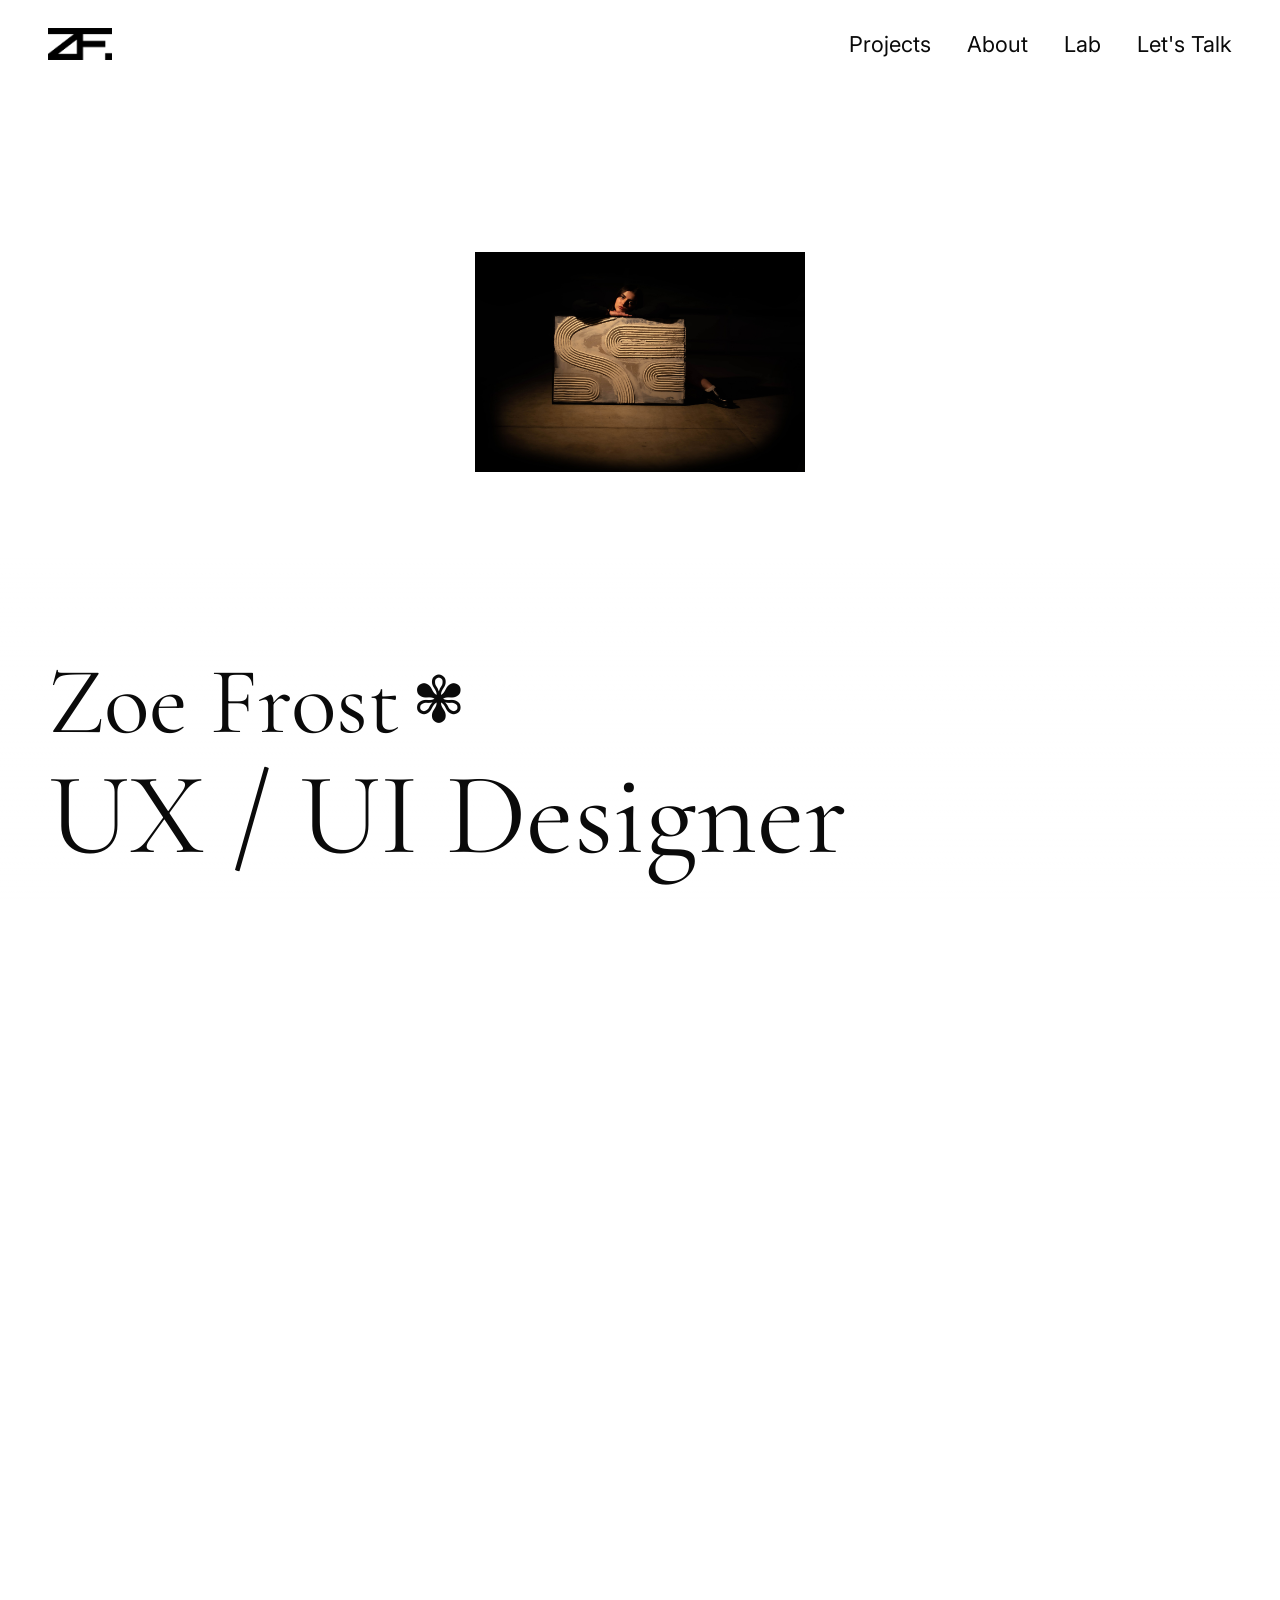
<file: index.html>
<!DOCTYPE html>
<html lang="en">
<head>
  <meta charset="UTF-8" />
  <meta name="viewport" content="width=device-width, initial-scale=1.0" />
  <title>Zoe Frost — UX / UI Designer</title>
  <link rel="preconnect" href="https://fonts.googleapis.com" />
  <link rel="preconnect" href="https://fonts.gstatic.com" crossorigin />
  <link href="https://fonts.googleapis.com/css2?family=Cormorant+Garamond:ital,wght@0,300;0,400;1,300&family=Inter:wght@300;400;500&family=IvyPresto+Display:ital,wght@0,300;0,400;1,300;1,400&display=swap" rel="stylesheet" />
  <style>
    *, *::before, *::after { box-sizing: border-box; margin: 0; padding: 0; }

    :root {
      --serif: 'IvyPresto Display', 'Cormorant Garamond', Georgia, serif;
      --sans: 'Inter', -apple-system, sans-serif;
      --black: #0a0a0a;
      --white: #ffffff;
      --gray: #888888;
      --max-w: 1400px;
      --nav-h: 56px;
      --pad: 48px;
    }

    body {
      font-family: var(--sans);
      color: var(--black);
      background: var(--white);
      overflow-x: hidden;
    }

    /* ── NAV ── */
    nav {
      position: fixed;
      top: 0; left: 0; right: 0;
      height: calc(var(--nav-h) + 16px);
      display: flex;
      align-items: center;
      justify-content: space-between;
      padding: 16px var(--pad) 0;
      background: rgba(255, 255, 255, 0.96);
      backdrop-filter: blur(10px);
      -webkit-backdrop-filter: blur(10px);
      z-index: 100;
    }

    .logo {
      font-family: var(--sans);
      font-weight: 700;
      font-size: 17px;
      letter-spacing: -0.3px;
      color: var(--black);
      text-decoration: none;
    }

    .nav-links {
      display: flex;
      gap: 36px;
      list-style: none;
    }

    .nav-links li a {
      font-family: var(--sans);
      font-size: clamp(14px, 1.71vw, 24px);
      font-weight: 400;
      color: var(--black);
      text-decoration: none;
      cursor: pointer;
      padding-bottom: 2px;
      transition: opacity 0.15s;
    }

    .nav-links li a:hover {
      text-decoration: underline;
      text-underline-offset: 4px;
    }

    /* ── HERO (parallax container) ── */
    .hero-wrap {
      position: relative;
      overflow: hidden;
      will-change: transform;
      height: 100vh;
      display: flex;
      align-items: flex-end;
    }

    /* Floating image cards — super small edges, big centre */
    @keyframes floatAcross {
      0%   { transform: translateX(110vw) scale(0.05); opacity: 0;   }
      4%   {                                           opacity: 1;   }
      25%  { transform: translateX(55vw)  scale(0.22);              }
      50%  { transform: translateX(0)     scale(1.7);               }
      75%  { transform: translateX(-55vw) scale(0.22);              }
      96%  {                                           opacity: 1;   }
      100% { transform: translateX(-110vw) scale(0.05); opacity: 0; }
    }

    .hero-floats {
      position: absolute;
      inset: 0;
      z-index: 0;
      overflow: hidden;
    }

    .float-img {
      position: absolute;
      top: 28%;
      /* centred horizontally so translateX(0) = screen centre */
      left: 50%;
      margin-left: -165px;
      width: 330px;
      height: 220px;
      border-radius: 0;
      background-size: cover;
      background-position: center;
      animation: floatAcross linear infinite;
      box-shadow: none;
    }

    .float-img { cursor: pointer; }
    .carousel-paused .float-img { animation-play-state: paused; }

    /* Responsive image sizing */
    @media (max-width: 900px) {
      .float-img { width: 240px; height: 160px; margin-left: -120px; }
    }
    @media (max-width: 600px) {
      .float-img { width: 160px; height: 107px; margin-left: -80px; }
    }

    /* Gradient so dark text stays legible */
    .hero-overlay {
      position: absolute;
      inset: 0;
      background: linear-gradient(
        to top,
        rgba(255,255,255,0.96) 0%,
        rgba(255,255,255,0.85) 18%,
        rgba(255,255,255,0.0) 38%
      );
      z-index: 1;
      pointer-events: none;
    }

    .hero {
      position: relative;
      z-index: 2;
      width: 100%;
      padding: 0 var(--pad) 24px;
    }

    .hero h1 {
      font-family: var(--serif);
      font-weight: 400;
      line-height: 1.05;
    }

    .hero-name {
      font-size: clamp(38px, 7.4vw, 95px);
      display: flex;
      align-items: center;
      gap: 12px;
      margin-bottom: 2px;
    }

    .hero-name .flower {
      font-size: clamp(30px, 5vw, 72px);
      line-height: 1;
    }

    .hero-title {
      font-size: clamp(52px, 9.1vw, 128px);
      display: block;
    }

    /* ── FEATURED PROJECTS ── */
    .featured {
      max-width: var(--max-w);
      margin: 0 auto;
      padding: 0 var(--pad);
    }

    .section-label {
      display: block;
      font-family: var(--sans);
      font-size: clamp(14px, 1.71vw, 24px);
      font-weight: 500;
      color: var(--gray);
      padding-bottom: 10px;
      border-bottom: 1px solid var(--black);
    }

    .proj-list {
      list-style: none;
    }

    .proj-item {
      border-bottom: 1px solid var(--black);
      transition: opacity 0.25s;
    }

    /* Dim all rows when any is hovered */
    .proj-list:hover .proj-item {
      opacity: 0.35;
    }

    .proj-list:hover .proj-item:hover {
      opacity: 1;
    }

    /* Each row is a flex row centred horizontally */
    .proj-row {
      display: flex;
      align-items: center;
      justify-content: center;
      padding: clamp(20px, 3.5vw, 44px) 0;
      cursor: pointer;
      text-decoration: none;
      color: inherit;
    }

    .proj-name {
      font-family: 'IvyPresto Display', Georgia, serif;
      font-size: clamp(38px, 6.8vw, 95px);
      font-weight: 400;
      line-height: 1;
      white-space: nowrap;
      transition: opacity 0.2s;
    }

    .proj-row:hover .proj-name {
      opacity: 1;
    }

    /* Preview image slot — expands on hover */
    .proj-preview {
      width: 0;
      overflow: hidden;
      border-radius: 8px;
      flex-shrink: 0;
      opacity: 0;
      transition:
        width  0.38s cubic-bezier(0.4, 0, 0.2, 1),
        margin 0.38s cubic-bezier(0.4, 0, 0.2, 1),
        opacity 0.28s ease;
    }

    .proj-row:hover .proj-preview {
      width: 150px;
      opacity: 1;
      margin: 0 16px;
    }

    /* Inner fill — fixed size so it doesn't shrink during transition */
    .proj-preview-fill {
      width: 150px;
      height: 100px;
      border-radius: 8px;
      overflow: hidden;
      flex-shrink: 0;
    }

    /* Project preview images */
    .prev-remnant {
      background: url('preview-remnant.png') center/cover no-repeat;
    }
    .prev-worlds {
      background: url('preview-worlds-end.jpg') center/cover no-repeat;
    }
    .prev-endura {
      background: url('preview-endiura.jpg') center/cover no-repeat;
    }
    .prev-remaro {
      background: url('preview-remaro.jpg') center/cover no-repeat;
    }

    .proj-icon {
      flex-shrink: 0;
      margin-left: 18px;
      font-size: clamp(26px, 4.5vw, 64px);
      line-height: 0;
      display: inline-flex;
      align-items: center;
      align-self: center;
      transition: opacity 0.2s;
    }

    .proj-row:hover .proj-icon {
      opacity: 1;
    }

    /* ── BIO ── */
    .bio-section {
      max-width: var(--max-w);
      margin: 0 auto;
      padding: 240px var(--pad) 300px;
    }

    .bio-text {
      font-family: var(--sans);
      font-size: clamp(18px, 3.43vw, 48px);
      font-weight: 400;
      line-height: 1.65;
      padding-left: clamp(26px, 3.8vw, 56px);
      position: relative;
    }

    .bio-text::before {
      content: '↳';
      position: absolute;
      left: 0;
      top: 2px;
      font-family: var(--sans);
      font-size: clamp(18px, 3.43vw, 48px);
      font-weight: 400;
    }

    /* ── SHADOW REVEAL ── */
    .reveal {
      opacity: 0;
      filter: brightness(0.2) blur(2px);
      transform: translateY(12px);
      transition: opacity 0.9s cubic-bezier(0.4, 0, 0.2, 1),
                  filter 0.9s cubic-bezier(0.4, 0, 0.2, 1),
                  transform 0.9s cubic-bezier(0.4, 0, 0.2, 1);
    }

    .reveal.in-view {
      opacity: 1;
      filter: brightness(1) blur(0px);
      transform: translateY(0);
    }

    /* ── FOOTER ── */
    footer {
      background: var(--black);
      color: var(--white);
      padding: 32px var(--pad) 28px;
    }

    .footer-inner {
      max-width: var(--max-w);
      margin: 0 auto;
      display: flex;
      justify-content: space-between;
      align-items: stretch;
    }

    .footer-nav {
      list-style: none;
      display: flex;
      flex-direction: column;
      gap: 10px;
    }

    .footer-nav li a {
      font-family: var(--sans);
      font-size: 14px;
      color: var(--white);
      text-decoration: none;
      cursor: pointer;
      transition: opacity 0.2s;
    }

    .footer-nav li a:hover {
      opacity: 0.45;
    }

    .footer-socials {
      display: flex;
      gap: 18px;
      align-items: center;
      align-self: flex-end;
    }

    .footer-socials a {
      color: var(--white);
      display: flex;
      align-items: center;
      opacity: 0.82;
      transition: opacity 0.2s;
    }

    .footer-socials a:hover {
      opacity: 1;
    }

    .social-icon {
      width: 20px;
      height: 20px;
      fill: currentColor;
    }

    .footer-copy {
      text-align: center;
      font-size: 11.5px;
      color: rgba(255, 255, 255, 0.35);
      margin-top: 36px;
      max-width: var(--max-w);
      margin-left: auto;
      margin-right: auto;
    }

    /* ── HAMBURGER / MOBILE MENU ── */
    .hamburger {
      display: none;
      flex-direction: column;
      justify-content: center;
      gap: 5px;
      background: none;
      border: none;
      cursor: pointer;
      padding: 4px;
      z-index: 300;
      position: relative;
    }
    .hamburger span {
      display: block;
      width: 24px;
      height: 1.5px;
      background: var(--black);
      transition: transform 0.3s ease, opacity 0.2s ease, background 0.25s ease;
      transform-origin: center;
    }
    .hamburger.open span:nth-child(1) { transform: translateY(6.5px) rotate(45deg); }
    .hamburger.open span:nth-child(2) { opacity: 0; transform: scaleX(0); }
    .hamburger.open span:nth-child(3) { transform: translateY(-6.5px) rotate(-45deg); }
    .mobile-menu {
      display: none;
      position: fixed;
      inset: 0;
      background: var(--white);
      z-index: 200;
      flex-direction: column;
      align-items: flex-start;
      justify-content: flex-start;
      padding: calc(var(--nav-h) + 48px) var(--pad) var(--pad);
    }
    .mobile-menu.open { display: flex; }
    .mobile-menu-title {
      font-family: 'IvyPresto Display', Georgia, serif;
      font-size: clamp(52px, 18vw, 80px);
      font-weight: 400;
      color: var(--black);
      line-height: 1;
      margin-bottom: clamp(28px, 8vw, 52px);
      display: block;
    }
    .mobile-menu a {
      font-family: var(--sans);
      font-size: clamp(20px, 5.5vw, 32px);
      font-weight: 400;
      color: var(--black);
      text-decoration: none;
      padding: clamp(14px, 3.5vw, 22px) 0;
      border-bottom: 1px solid rgba(10,10,10,0.12);
      width: 100%;
      transition: opacity 0.2s;
    }
    .mobile-menu a:last-child { border-bottom: none; }
    .mobile-menu-close {
      position: absolute;
      top: 22px;
      right: var(--pad);
      background: none;
      border: none;
      cursor: pointer;
      padding: 4px;
      width: 32px;
      height: 32px;
      display: flex;
      align-items: center;
      justify-content: center;
    }
    .mobile-menu-close span {
      position: absolute;
      width: 22px;
      height: 1.5px;
      background: var(--black);
    }
    .mobile-menu-close span:nth-child(1) { transform: rotate(45deg); }
    .mobile-menu-close span:nth-child(2) { transform: rotate(-45deg); }
    .mobile-menu a:hover { opacity: 0.5; }
    @media (max-width: 600px) {
      .nav-links { display: none !important; }
      .hamburger { display: flex; }
    }
  </style>
</head>
<body>

  <!-- ── NAV ── -->
  <nav>
    <a class="logo" href="index.html">
      <img src="Zoe-logo.png" alt="Zoe Frost" style="height: 32px; width: auto; display: block;" />
    </a>
    <ul class="nav-links">
      <li><a href="projects.html">Projects</a></li>
      <li><a href="about.html">About</a></li>
      <li><a href="lab.html">Lab</a></li>
      <li><a href="mailto:contact@zoefrostdesign.com">Let's Talk</a></li>
    </ul>
    <button class="hamburger" aria-label="Open menu">
      <span></span><span></span><span></span>
    </button>
  </nav>

  <!-- ── HERO (parallax wrapper) ── -->
  <div class="hero-wrap" id="heroWrap">
    <!-- Floating image cards -->
    <div class="hero-floats" id="heroFloats">
        <div class="float-img" style="background:url('carosel-slide-images/carosel-1.jpg') center/cover; animation-duration:20s; animation-delay:0s;"></div>
      <div class="float-img" style="background:url('carosel-slide-images/carosel-2.jpg') center/cover; animation-duration:20s; animation-delay:-1.67s;"></div>
      <div class="float-img" style="background:url('carosel-slide-images/carosel-3.jpg') center/cover; animation-duration:20s; animation-delay:-3.33s;"></div>
      <div class="float-img" style="background:url('carosel-slide-images/carosel-4.jpg') center/cover; animation-duration:20s; animation-delay:-5s;"></div>
      <div class="float-img" style="background:url('carosel-slide-images/carosel-5.jpg') center/cover; animation-duration:20s; animation-delay:-6.67s;"></div>
      <div class="float-img" style="background:url('carosel-slide-images/carosel-6.jpg') center/cover; animation-duration:20s; animation-delay:-8.33s;"></div>
      <div class="float-img" style="background:url('carosel-slide-images/carosel-1.jpg') center/cover; animation-duration:20s; animation-delay:-10s;"></div>
      <div class="float-img" style="background:url('carosel-slide-images/carosel-7.jpg') center/cover; animation-duration:20s; animation-delay:-11.67s;"></div>
      <div class="float-img" style="background:url('carosel-slide-images/carosel-8.jpg') center/cover; animation-duration:20s; animation-delay:-13.33s;"></div>
      <div class="float-img" style="background:url('carosel-slide-images/carosel-9-cropped.jpg') center/cover; animation-duration:20s; animation-delay:-15s;"></div>
      <div class="float-img" style="background:url('carosel-slide-images/carosel-10-cropped.jpg') center/cover; animation-duration:20s; animation-delay:-16.67s;"></div>
      <div class="float-img" style="background:url('carosel-slide-images/carosel-6.jpg') center/cover; animation-duration:20s; animation-delay:-18.33s;"></div>
    </div>
    <!-- Gradient overlay -->
    <div class="hero-overlay"></div>
    <!-- Content -->
    <div class="hero">
      <h1 class="reveal">
        <span class="hero-name">Zoe Frost <span class="flower">✾</span></span>
        <span class="hero-title">UX / UI Designer</span>
      </h1>
    </div>
  </div>

  <!-- ── FEATURED PROJECTS ── -->
  <section class="featured">
    <span class="section-label reveal">Featured projects</span>
    <ul class="proj-list">

      <li class="proj-item reveal" style="transition-delay: 0.05s;">
        <a class="proj-row" href="project-remnant.html">
          <span class="proj-name">Remnant</span>
          <div class="proj-preview">
            <div class="proj-preview-fill prev-remnant"></div>
          </div>
          <span class="proj-icon">✾</span>
        </a>
      </li>

      <li class="proj-item reveal" style="transition-delay: 0.15s;">
        <!-- Image splits "Worlds" and "End" as per the design -->
        <a class="proj-row" href="project-worlds-end.html">
          <span class="proj-name">Worlds</span>
          <div class="proj-preview">
            <div class="proj-preview-fill prev-worlds"></div>
          </div>
          <span class="proj-name">&nbsp;End</span>
        </a>
      </li>

      <li class="proj-item reveal" style="transition-delay: 0.25s;">
        <a class="proj-row" href="project-endura.html">
          <span class="proj-name">Endura</span>
          <div class="proj-preview">
            <div class="proj-preview-fill prev-endura"></div>
          </div>
          <span class="proj-icon">✳</span>
        </a>
      </li>

      <li class="proj-item reveal" style="transition-delay: 0.35s;">
        <a class="proj-row" href="project-remaro.html">
          <span class="proj-name">Remaro</span>
          <div class="proj-preview">
            <div class="proj-preview-fill prev-remaro"></div>
          </div>
          <span class="proj-icon" style="font-weight: 300;">▣</span>
        </a>
      </li>

    </ul>
  </section>

  <!-- ── BIO ── -->
  <div class="bio-section reveal">
    <p class="bio-text">As a designer, I am driven by curiosity and a desire to create thoughtful, engaging experiences and designs that resonate with people.</p>
  </div>

  <!-- ── FOOTER ── -->
  <footer class="reveal">
    <div class="footer-inner">
      <ul class="footer-nav">
        <li><a href="projects.html">Projects</a></li>
        <li><a href="about.html">About</a></li>
        <li><a href="lab.html">Lab</a></li>
        <li><a href="mailto:contact@zoefrostdesign.com">Let's Talk</a></li>
      </ul>
      <div style="display: flex; flex-direction: column; justify-content: space-between; align-items: flex-end;">
        <img src="Zoe-logo.png" alt="Zoe Frost" style="height: 28px; width: auto; filter: brightness(0) invert(1);" />
      <div class="footer-socials">
        <!-- Instagram -->
        <a href="https://www.instagram.com/zoedfrost" target="_blank" title="Instagram">
          <svg class="social-icon" viewBox="0 0 24 24"><path d="M12 2.163c3.204 0 3.584.012 4.85.07 3.252.148 4.771 1.691 4.919 4.919.058 1.265.069 1.645.069 4.849 0 3.205-.012 3.584-.069 4.849-.149 3.225-1.664 4.771-4.919 4.919-1.266.058-1.644.07-4.85.07-3.204 0-3.584-.012-4.849-.07-3.26-.149-4.771-1.699-4.919-4.92-.058-1.265-.07-1.644-.07-4.849 0-3.204.013-3.583.07-4.849.149-3.227 1.664-4.771 4.919-4.919 1.266-.057 1.645-.069 4.849-.069zm0-2.163c-3.259 0-3.667.014-4.947.072-4.358.2-6.78 2.618-6.98 6.98-.059 1.281-.073 1.689-.073 4.948 0 3.259.014 3.668.072 4.948.2 4.358 2.618 6.78 6.98 6.98 1.281.058 1.689.072 4.948.072 3.259 0 3.668-.014 4.948-.072 4.354-.2 6.782-2.618 6.979-6.98.059-1.28.073-1.689.073-4.948 0-3.259-.014-3.667-.072-4.947-.196-4.354-2.617-6.78-6.979-6.98-1.281-.059-1.69-.073-4.949-.073zm0 5.838c-3.403 0-6.162 2.759-6.162 6.162s2.759 6.163 6.162 6.163 6.162-2.759 6.162-6.163c0-3.403-2.759-6.162-6.162-6.162zm0 10.162c-2.209 0-4-1.79-4-4 0-2.209 1.791-4 4-4s4 1.791 4 4c0 2.21-1.791 4-4 4zm6.406-11.845c-.796 0-1.441.645-1.441 1.44s.645 1.44 1.441 1.44c.795 0 1.439-.645 1.439-1.44s-.644-1.44-1.439-1.44z"/></svg>
        </a>
        <!-- LinkedIn -->
        <a href="https://www.linkedin.com/in/zoe-frost-a4a935286" target="_blank" title="LinkedIn">
          <svg class="social-icon" viewBox="0 0 24 24"><path d="M20.447 20.452h-3.554v-5.569c0-1.328-.027-3.037-1.852-3.037-1.853 0-2.136 1.445-2.136 2.939v5.667H9.351V9h3.414v1.561h.046c.477-.9 1.637-1.85 3.37-1.85 3.601 0 4.267 2.37 4.267 5.455v6.286zM5.337 7.433c-1.144 0-2.063-.926-2.063-2.065 0-1.138.92-2.063 2.063-2.063 1.14 0 2.064.925 2.064 2.063 0 1.139-.925 2.065-2.064 2.065zm1.782 13.019H3.555V9h3.564v11.452zM22.225 0H1.771C.792 0 0 .774 0 1.729v20.542C0 23.227.792 24 1.771 24h20.451C23.2 24 24 23.227 24 22.271V1.729C24 .774 23.2 0 22.222 0h.003z"/></svg>
        </a>
        <!-- GitHub -->
        <a href="https://github.com/Zoe-Frost" target="_blank" title="GitHub">
          <svg class="social-icon" viewBox="0 0 24 24"><path d="M12 .297c-6.63 0-12 5.373-12 12 0 5.303 3.438 9.8 8.205 11.385.6.113.82-.258.82-.577 0-.285-.01-1.04-.015-2.04-3.338.724-4.042-1.61-4.042-1.61C4.422 18.07 3.633 17.7 3.633 17.7c-1.087-.744.084-.729.084-.729 1.205.084 1.838 1.236 1.838 1.236 1.07 1.835 2.809 1.305 3.495.998.108-.776.417-1.305.76-1.605-2.665-.3-5.466-1.332-5.466-5.93 0-1.31.465-2.38 1.235-3.22-.135-.303-.54-1.523.105-3.176 0 0 1.005-.322 3.3 1.23.96-.267 1.98-.399 3-.405 1.02.006 2.04.138 3 .405 2.28-1.552 3.285-1.23 3.285-1.23.645 1.653.24 2.873.12 3.176.765.84 1.23 1.91 1.23 3.22 0 4.61-2.805 5.625-5.475 5.92.42.36.81 1.096.81 2.22 0 1.606-.015 2.896-.015 3.286 0 .315.21.69.825.57C20.565 22.092 24 17.592 24 12.297c0-6.627-5.373-12-12-12"/></svg>
        </a>
      </div>
      </div>
    </div>
    <p class="footer-copy">Zoe Frost 2026</p>
  </footer>

  <script>
    // ── Shadow reveal on scroll ──
    const revealObserver = new IntersectionObserver((entries) => {
      entries.forEach(entry => {
        if (entry.intersectionRatio >= 0.3) {
          entry.target.classList.add('in-view');
        } else {
          entry.target.classList.remove('in-view');
        }
      });
    }, { threshold: [0, 0.1, 0.2, 0.3, 0.4, 0.5] });

    document.querySelectorAll('.reveal').forEach(el => revealObserver.observe(el));

    // ── Parallax on hero ──
    // Hero moves at 40% of scroll speed, creating a depth/layering effect
    const heroWrap = document.getElementById('heroWrap');

    function applyParallax() {
      const scrollY = window.scrollY;
      // Negative value makes the hero rise up faster than the page scroll
      heroWrap.style.transform = `translateY(${-scrollY * 0.25}px)`;
    }

    window.addEventListener('scroll', applyParallax, { passive: true });

    // ── Carousel: biggest image always on top ──
    const floatImgs = document.querySelectorAll('.float-img');
    function updateCarouselDepth() {
      floatImgs.forEach(img => {
        const w = img.getBoundingClientRect().width;
        img.style.zIndex = Math.round(w);
      });
      requestAnimationFrame(updateCarouselDepth);
    }
    updateCarouselDepth();

    // ── Carousel: pause all only when hovering an image ──
    const floats = document.getElementById('heroFloats');
    let hoverCount = 0;
    floatImgs.forEach(img => {
      img.addEventListener('mouseenter', () => {
        hoverCount++;
        floats.classList.add('carousel-paused');
      });
      img.addEventListener('mouseleave', () => {
        hoverCount = Math.max(0, hoverCount - 1);
        if (hoverCount === 0) floats.classList.remove('carousel-paused');
      });
    });


    // Hamburger menu
    document.addEventListener('DOMContentLoaded', () => {
      const hamburger = document.querySelector('.hamburger');
      const mobileMenu = document.querySelector('.mobile-menu');
      if (hamburger && mobileMenu) {
        hamburger.addEventListener('click', () => {
          hamburger.classList.toggle('open');
          mobileMenu.classList.toggle('open');
          document.body.style.overflow = mobileMenu.classList.contains('open') ? 'hidden' : '';
        });
        const closeBtn = mobileMenu.querySelector('.mobile-menu-close');
        if (closeBtn) {
          closeBtn.addEventListener('click', () => {
            hamburger.classList.remove('open');
            mobileMenu.classList.remove('open');
            document.body.style.overflow = '';
          });
        }
        mobileMenu.querySelectorAll('a').forEach(link => {
          link.addEventListener('click', () => {
            hamburger.classList.remove('open');
            mobileMenu.classList.remove('open');
            document.body.style.overflow = '';
          });
        });
      }
    });
  </script>

  <!-- ── MOBILE MENU ── -->
  <div class="mobile-menu">
    <button class="mobile-menu-close" aria-label="Close menu"><span></span><span></span></button>
    <span class="mobile-menu-title">Menu</span>
    <a href="index.html">Home</a>
    <a href="projects.html">Projects</a>
    <a href="about.html">About</a>
    <a href="lab.html">Lab</a>
    <a href="mailto:contact@zoefrostdesign.com">Let's Talk</a>
  </div>

</body>
</html>
</file>
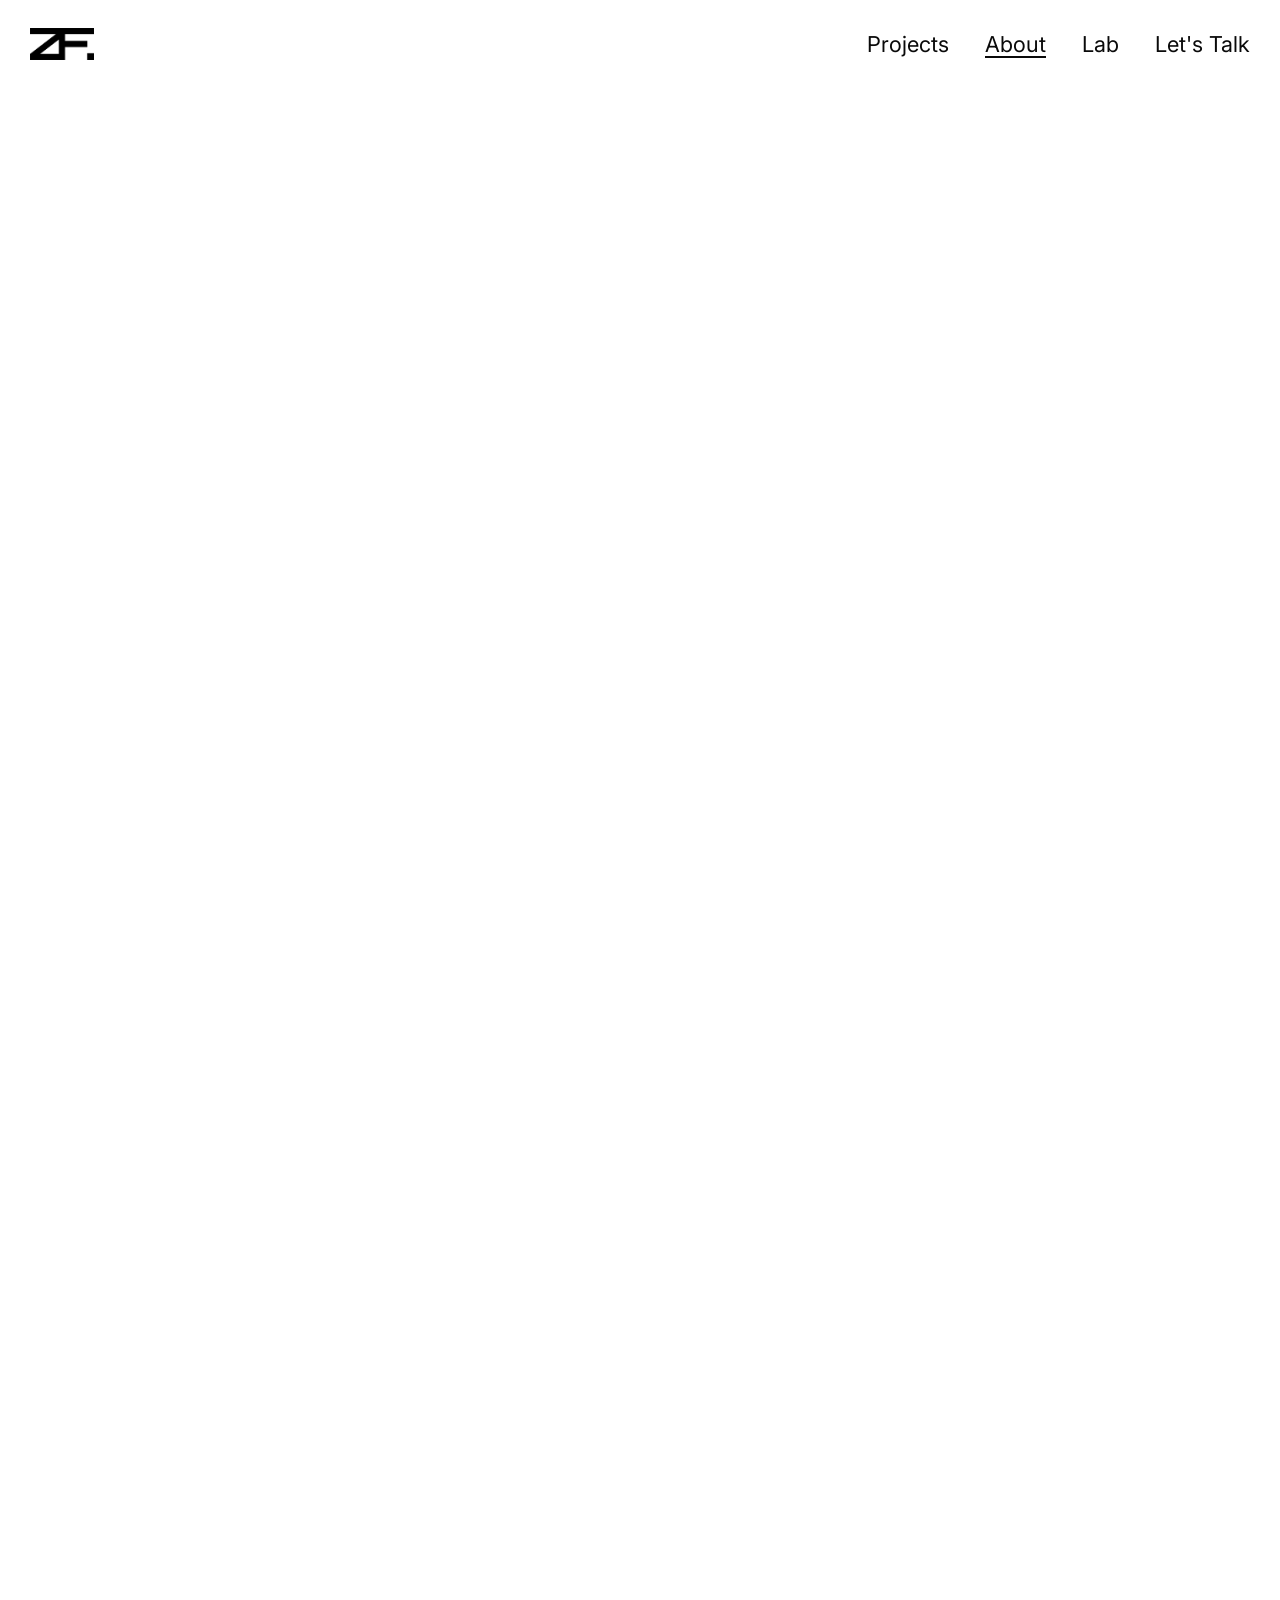
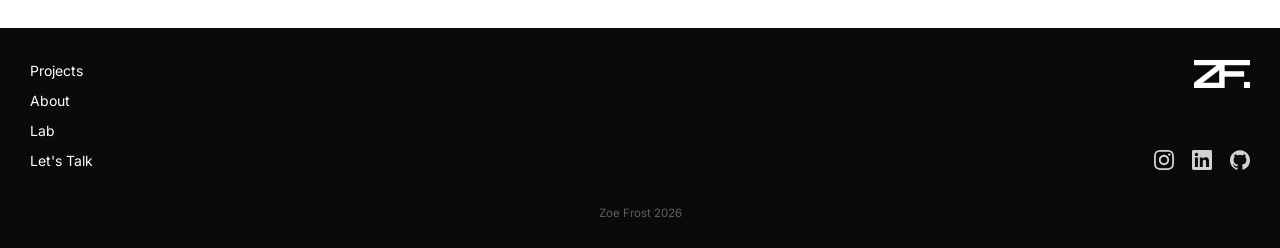
<file: about.html>
<!DOCTYPE html>
<html lang="en">
<head>
  <meta charset="UTF-8" />
  <meta name="viewport" content="width=device-width, initial-scale=1.0" />
  <title>About — Zoe Frost</title>
  <link rel="preconnect" href="https://fonts.googleapis.com" />
  <link rel="preconnect" href="https://fonts.gstatic.com" crossorigin />
  <link href="https://fonts.googleapis.com/css2?family=Cormorant+Garamond:ital,wght@0,300;0,400;1,300&family=Inter:wght@300;400;500;600&family=IvyPresto+Display:ital,wght@0,300;0,400;1,300;1,400&display=swap" rel="stylesheet" />
  <style>
    *, *::before, *::after { box-sizing: border-box; margin: 0; padding: 0; }

    :root {
      --serif: 'Cormorant Garamond', Georgia, serif;
      --sans: 'Inter', -apple-system, sans-serif;
      --black: #0a0a0a;
      --white: #ffffff;
      --gray: #888888;
      --nav-h: 56px;
      --pad: 30px;
    }

    body { font-family: var(--sans); color: var(--black); background: var(--white); }

    /* ── NAV ── */
    nav {
      position: fixed; top: 0; left: 0; right: 0;
      height: calc(var(--nav-h) + 16px);
      display: flex; align-items: center; justify-content: space-between;
      padding: 16px var(--pad) 0;
      background: rgba(255,255,255,0.96);
      backdrop-filter: blur(10px); -webkit-backdrop-filter: blur(10px);
      z-index: 100;
    }
    .logo { text-decoration: none; }
    .nav-links { display: flex; gap: 36px; list-style: none; }
    .nav-links li a { font-family: var(--sans); font-size: clamp(14px, 1.71vw, 24px); font-weight: 400; color: var(--black); text-decoration: none; transition: opacity 0.15s; }
    .nav-links li a:hover, .nav-links li a.active { text-decoration: underline; text-underline-offset: 4px; }

    /* ── PAGE WRAPPER ── */
    .page { padding: 0 var(--pad); padding-top: calc(var(--nav-h) + 16px); }

    /* ── HERO SECTION ── */
    .hero-section {
      display: grid;
      grid-template-columns: 1fr 1.8fr;
      gap: clamp(32px, 5vw, 72px);
      align-items: end;
      min-height: 80vh;
      padding-bottom: 0;
      margin-top: -16px;
    }
    .hero-text {
      display: flex;
      flex-direction: column;
      justify-content: flex-end;
      margin-bottom: -10px;
    }
    .hello-line {
      font-family: var(--serif);
      font-weight: 400;
      font-size: 95px;
      line-height: 1.1;
      display: flex;
      align-items: center;
      gap: 6px;
    }
    .ornament {
      font-size: clamp(30px, 5vw, 72px);
      line-height: 1;
    }
    .hero-name {
      font-family: var(--serif);
      font-weight: 400;
      font-size: 128px;
      line-height: 1.0;
    }
    .hero-img {
      height: calc(100vh - 160px);
      margin-top: 50px;
      overflow: hidden;
      border-radius: 40px;
      clip-path: inset(0 round 40px);
      line-height: 0;
    }
    .hero-img img {
      width: 100%; height: 100%;
      display: block; object-fit: cover;
      object-position: center center;
    }

    /* ── ABOUT ME SECTION ── */
    .about-section {
      display: grid;
      grid-template-columns: 1fr 1fr;
      gap: clamp(32px, 5vw, 72px);
      align-items: end;
      padding: clamp(48px, 7vw, 100px) 0;
    }
    .about-heading {
      font-family: var(--serif);
      font-weight: 400;
      font-size: clamp(36px, 5vw, 72px);
      margin-bottom: clamp(20px, 3vw, 36px);
      line-height: 1.05;
    }
    .about-body {
      font-family: var(--sans);
      font-size: clamp(13px, 1.3vw, 15px);
      font-weight: 400;
      line-height: 1.85;
      color: var(--black);
    }
    .about-body + .about-body { margin-top: 1.1em; }
    .about-img {
      aspect-ratio: 7/6;
      overflow: hidden;
      border-radius: 40px;
      clip-path: inset(0 round 40px);
      line-height: 0;
    }
    .about-img img {
      width: 100%; height: 100%;
      display: block; object-fit: cover;
      object-position: center 30%;
    }

    /* ── VALUES SECTION ── */
    .values-section { padding: clamp(48px, 7vw, 100px) 0 clamp(100px, 14vw, 200px); }
    .values-label {
      display: block;
      font-family: var(--sans);
      font-size: clamp(14px, 1.71vw, 24px);
      font-weight: 500;
      color: var(--gray);
      padding-bottom: 10px;
      border-bottom: 1px solid var(--black);
    }
    .values-rule { display: none; }
    .value-row {
      display: flex;
      align-items: center;
      justify-content: center;
      padding: clamp(20px, 3.5vw, 44px) 0;
      border-bottom: 1px solid #c8c8c8;
      cursor: default;
    }
    .value-inner { display: contents; }
    .value-name {
      font-family: 'IvyPresto Display', Georgia, serif;
      font-weight: 400;
      font-size: clamp(36px, 5.5vw, 80px);
      line-height: 1;
      white-space: nowrap;
    }
    .value-desc-wrap {
      width: 0;
      overflow: hidden;
      flex-shrink: 0;
      opacity: 0;
      transition: width 0.38s cubic-bezier(0.4,0,0.2,1), margin 0.38s cubic-bezier(0.4,0,0.2,1), opacity 0.28s ease;
    }
    .value-row:hover .value-desc-wrap {
      width: 320px;
      opacity: 1;
      margin-left: 48px;
    }
    .value-desc-fill {
      width: 320px;
      flex-shrink: 0;
    }
    .value-desc {
      font-family: var(--sans);
      font-size: clamp(13px, 1.3vw, 15px);
      font-weight: 400;
      line-height: 1.75;
      color: var(--black);
    }

    /* ── CTA SECTION ── */
    .cta-section { padding: clamp(60px, 8vw, 120px) 0 clamp(180px, 22vw, 320px); }
    .cta-line {
      font-family: var(--sans);
      font-size: clamp(18px, 2.5vw, 36px);
      font-weight: 400;
      display: flex;
      align-items: flex-start;
      gap: 12px;
    }
    .cta-arrow {
      font-size: 0.85em;
      margin-top: 3px;
      flex-shrink: 0;
    }
    .cta-link {
      display: inline-flex;
      align-items: center;
      gap: 6px;
      margin-top: clamp(16px, 2vw, 28px);
      font-family: var(--sans);
      font-size: clamp(13px, 1.3vw, 16px);
      font-weight: 400;
      color: var(--black);
      text-decoration: none;
    }
    .cta-link:hover { opacity: 0.45; }
    .cta-link svg { width: 14px; height: 14px; }

    /* ── REVEAL ── */
    .reveal { opacity: 0; filter: brightness(0.2) blur(2px); transform: translateY(12px); transition: opacity 0.9s cubic-bezier(0.4,0,0.2,1), filter 0.9s cubic-bezier(0.4,0,0.2,1), transform 0.9s cubic-bezier(0.4,0,0.2,1); }
    .reveal.in-view { opacity: 1; filter: brightness(1) blur(0); transform: translateY(0); }

    /* ── FOOTER ── */
    footer { background: var(--black); color: var(--white); padding: 32px var(--pad) 28px; }
    .footer-inner { display: flex; justify-content: space-between; align-items: stretch; }
    .footer-nav { list-style: none; display: flex; flex-direction: column; gap: 10px; }
    .footer-nav li a { font-family: var(--sans); font-size: 14px; color: var(--white); text-decoration: none; transition: opacity 0.2s; }
    .footer-nav li a:hover { opacity: 0.45; }
    .footer-socials { display: flex; gap: 18px; align-items: center; align-self: flex-end; }
    .footer-socials a { color: var(--white); display: flex; align-items: center; opacity: 0.82; transition: opacity 0.2s; }
    .footer-socials a:hover { opacity: 1; }
    .social-icon { width: 20px; height: 20px; fill: currentColor; }
    .footer-copy { text-align: center; font-size: 11.5px; color: rgba(255,255,255,0.35); margin-top: 36px; }

    /* ── RESPONSIVE ── */
    @media (max-width: 900px) {
      :root { --pad: 24px; }
      .hero-section, .about-section { grid-template-columns: 1fr; gap: 28px; }
      .hero-section { min-height: auto; padding-top: 24px; margin-top: 0; }
      .hero-img { height: clamp(320px, 60vw, 540px); margin-top: 0; }
      .about-img { aspect-ratio: 4/3; }
      .hello-line { font-size: clamp(28px, 7vw, 56px); }
      .hero-name { font-size: clamp(44px, 10vw, 88px); }
      .hero-text { margin-bottom: 0; }
      .value-name { font-size: clamp(28px, 6vw, 56px); }
      .cta-line { font-size: clamp(16px, 3vw, 28px); }
      .about-heading { font-size: clamp(32px, 6vw, 56px); }
    }
    @media (max-width: 600px) {
      :root { --pad: 16px; }
      .nav-links { gap: 14px; }
      .nav-links li a { font-size: 13px; }
      .hello-line { font-size: clamp(24px, 8vw, 44px); }
      .hero-name { font-size: clamp(38px, 12vw, 72px); }
      .hero-img { height: 60vw; }
      .about-heading { font-size: clamp(28px, 8vw, 44px); }
      .value-name { font-size: clamp(24px, 8vw, 44px); }
      .cta-line { font-size: clamp(14px, 4vw, 22px); }
      .footer-inner { flex-direction: column; gap: 28px; }
    }

    /* ── HAMBURGER / MOBILE MENU ── */
    .hamburger {
      display: none;
      flex-direction: column;
      justify-content: center;
      gap: 5px;
      background: none;
      border: none;
      cursor: pointer;
      padding: 4px;
      z-index: 300;
      position: relative;
    }
    .hamburger span {
      display: block;
      width: 24px;
      height: 1.5px;
      background: var(--black);
      transition: transform 0.3s ease, opacity 0.2s ease, background 0.25s ease;
      transform-origin: center;
    }
    .hamburger.open span:nth-child(1) { transform: translateY(6.5px) rotate(45deg); }
    .hamburger.open span:nth-child(2) { opacity: 0; transform: scaleX(0); }
    .hamburger.open span:nth-child(3) { transform: translateY(-6.5px) rotate(-45deg); }
    .mobile-menu {
      display: none;
      position: fixed;
      inset: 0;
      background: var(--white);
      z-index: 200;
      flex-direction: column;
      align-items: flex-start;
      justify-content: flex-start;
      padding: calc(var(--nav-h) + 48px) var(--pad) var(--pad);
    }
    .mobile-menu.open { display: flex; }
    .mobile-menu-title {
      font-family: 'IvyPresto Display', Georgia, serif;
      font-size: clamp(52px, 18vw, 80px);
      font-weight: 400;
      color: var(--black);
      line-height: 1;
      margin-bottom: clamp(28px, 8vw, 52px);
      display: block;
    }
    .mobile-menu a {
      font-family: var(--sans);
      font-size: clamp(20px, 5.5vw, 32px);
      font-weight: 400;
      color: var(--black);
      text-decoration: none;
      padding: clamp(14px, 3.5vw, 22px) 0;
      border-bottom: 1px solid rgba(10,10,10,0.12);
      width: 100%;
      transition: opacity 0.2s;
    }
    .mobile-menu a:last-child { border-bottom: none; }
    .mobile-menu-close {
      position: absolute;
      top: 22px;
      right: var(--pad);
      background: none;
      border: none;
      cursor: pointer;
      padding: 4px;
      width: 32px;
      height: 32px;
      display: flex;
      align-items: center;
      justify-content: center;
    }
    .mobile-menu-close span {
      position: absolute;
      width: 22px;
      height: 1.5px;
      background: var(--black);
    }
    .mobile-menu-close span:nth-child(1) { transform: rotate(45deg); }
    .mobile-menu-close span:nth-child(2) { transform: rotate(-45deg); }
    .mobile-menu a:hover { opacity: 0.5; }
    @media (max-width: 600px) {
      .nav-links { display: none !important; }
      .hamburger { display: flex; }
    }
  </style>
</head>
<body>

  <!-- ── NAV ── -->
  <nav>
    <a class="logo" href="index.html">
      <img src="Zoe-logo.png" alt="Zoe Frost" style="height:clamp(18px, 2.8vw, 32px);width:auto;display:block;" />
    </a>
    <ul class="nav-links">
      <li><a href="projects.html">Projects</a></li>
      <li><a href="about.html" class="active">About</a></li>
      <li><a href="lab.html">Lab</a></li>
      <li><a href="mailto:contact@zoefrostdesign.com">Let's Talk</a></li>
    </ul>
    <button class="hamburger" aria-label="Open menu">
      <span></span><span></span><span></span>
    </button>
  </nav>

  <div class="page">

    <!-- ── HERO ── -->
    <section class="hero-section">
      <div class="hero-text reveal">
        <p class="hello-line">Hello! <span class="ornament">✤</span></p>
        <h1 class="hero-name">I'm Zoe</h1>
      </div>
      <div class="hero-img reveal">
        <img src="about-images/about-1.png" alt="Zoe Frost" />
      </div>
    </section>

    <!-- ── ABOUT ME ── -->
    <section class="about-section">
      <div class="reveal">
        <h2 class="about-heading">About me</h2>
        <p class="about-body">Since I was little, I've been drawn to creating, whether it was painting, sculpting, or drawing, I loved finding different projects that I could express myself through.</p>
        <p class="about-body">Now, as a designer I am driven by curiosity and a passion to create thoughtful and engaging experiences that connect with others.</p>
        <p class="about-body">I enjoy transforming ideas into user focused solutions through iteration and feedback from real users which help to further improve my initial ideas and is an essential part of my process.</p>
      </div>
      <div class="about-img reveal">
        <img src="about-images/about-2.png" alt="Zoe on a mountain" />
      </div>
    </section>

    <!-- ── MY VALUES ── -->
    <section class="values-section reveal">
      <p class="values-label">My values</p>
      <hr class="values-rule" />
      <div class="value-row">
        <span class="value-name">Growth</span>
        <div class="value-desc-wrap"><div class="value-desc-fill"><p class="value-desc">I value growth due to the fact that I am always looking to learn, and evolve through new experiences and challenges in both my professional and personal life.</p></div></div>
      </div>
      <div class="value-row">
        <span class="value-name">Empathy</span>
        <div class="value-desc-wrap"><div class="value-desc-fill"><p class="value-desc">Empathy is important to me because I enjoy the process of understanding and connecting with others and in turn creating stronger relationships with those people and creating their experience to be as meaningful as it can be.</p></div></div>
      </div>
      <div class="value-row">
        <span class="value-name">Innovation</span>
        <div class="value-desc-wrap"><div class="value-desc-fill"><p class="value-desc">Innovation is very important to me as someone who has come from an artistic background. When exploring new technology, styles, and techniques, it inspires me and pushes me to go further then I have before.</p></div></div>
      </div>
      <div class="value-row">
        <span class="value-name">Boldness</span>
        <div class="value-desc-wrap"><div class="value-desc-fill"><p class="value-desc">To me, boldness means to put yourself out there and express. To be bold with your ideas, which may seem outlandish at times and see them come to fruition is something that I find empowering and pushes me to take risks and explore.</p></div></div>
      </div>
    </section>

    <!-- ── CTA ── -->
    <section class="cta-section reveal">
      <p class="cta-line">
        <span class="cta-arrow">↳</span>
        Lets start the conversation, get in touch below!
      </p>
      <a class="cta-link" href="mailto:contact@zoefrostdesign.com">
        Let's talk
        <svg viewBox="0 0 14 14" fill="none" stroke="currentColor" stroke-width="1.5">
          <path d="M1 13L13 1M13 1H4M13 1V10" />
        </svg>
      </a>
    </section>

  </div><!-- /page -->

  <!-- ── FOOTER ── -->
  <footer>
    <div class="footer-inner">
      <ul class="footer-nav">
        <li><a href="projects.html">Projects</a></li>
        <li><a href="about.html">About</a></li>
        <li><a href="lab.html">Lab</a></li>
        <li><a href="mailto:contact@zoefrostdesign.com">Let's Talk</a></li>
      </ul>
      <div style="display:flex;flex-direction:column;justify-content:space-between;align-items:flex-end;align-self:stretch;">
        <img src="Zoe-logo.png" alt="Zoe Frost" style="height:28px;width:auto;filter:brightness(0) invert(1);" />
        <div class="footer-socials">
          <a href="https://www.instagram.com/zoedfrost" target="_blank" title="Instagram">
            <svg class="social-icon" viewBox="0 0 24 24"><path d="M12 2.163c3.204 0 3.584.012 4.85.07 3.252.148 4.771 1.691 4.919 4.919.058 1.265.069 1.645.069 4.849 0 3.205-.012 3.584-.069 4.849-.149 3.225-1.664 4.771-4.919 4.919-1.266.058-1.644.07-4.85.07-3.204 0-3.584-.012-4.849-.07-3.26-.149-4.771-1.699-4.919-4.92-.058-1.265-.07-1.644-.07-4.849 0-3.204.013-3.583.07-4.849.149-3.227 1.664-4.771 4.919-4.919 1.266-.057 1.645-.069 4.849-.069zm0-2.163c-3.259 0-3.667.014-4.947.072-4.358.2-6.78 2.618-6.98 6.98-.059 1.281-.073 1.689-.073 4.948 0 3.259.014 3.668.072 4.948.2 4.358 2.618 6.78 6.98 6.98 1.281.058 1.689.072 4.948.072 3.259 0 3.668-.014 4.948-.072 4.354-.2 6.782-2.618 6.979-6.98.059-1.28.073-1.689.073-4.948 0-3.259-.014-3.667-.072-4.947-.196-4.354-2.617-6.78-6.979-6.98-1.281-.059-1.69-.073-4.949-.073zm0 5.838c-3.403 0-6.162 2.759-6.162 6.162s2.759 6.163 6.162 6.163 6.162-2.759 6.162-6.163c0-3.403-2.759-6.162-6.162-6.162zm0 10.162c-2.209 0-4-1.79-4-4 0-2.209 1.791-4 4-4s4 1.791 4 4c0 2.21-1.791 4-4 4zm6.406-11.845c-.796 0-1.441.645-1.441 1.44s.645 1.44 1.441 1.44c.795 0 1.439-.645 1.439-1.44s-.644-1.44-1.439-1.44z"/></svg>
          </a>
          <a href="https://www.linkedin.com/in/zoe-frost-a4a935286" target="_blank" title="LinkedIn">
            <svg class="social-icon" viewBox="0 0 24 24"><path d="M20.447 20.452h-3.554v-5.569c0-1.328-.027-3.037-1.852-3.037-1.853 0-2.136 1.445-2.136 2.939v5.667H9.351V9h3.414v1.561h.046c.477-.9 1.637-1.85 3.37-1.85 3.601 0 4.267 2.37 4.267 5.455v6.286zM5.337 7.433c-1.144 0-2.063-.926-2.063-2.065 0-1.138.92-2.063 2.063-2.063 1.14 0 2.064.925 2.064 2.063 0 1.139-.925 2.065-2.064 2.065zm1.782 13.019H3.555V9h3.564v11.452zM22.225 0H1.771C.792 0 0 .774 0 1.729v20.542C0 23.227.792 24 1.771 24h20.451C23.2 24 24 23.227 24 22.271V1.729C24 .774 23.2 0 22.222 0h.003z"/></svg>
          </a>
          <a href="https://github.com/Zoe-Frost" target="_blank" title="GitHub">
            <svg class="social-icon" viewBox="0 0 24 24"><path d="M12 .297c-6.63 0-12 5.373-12 12 0 5.303 3.438 9.8 8.205 11.385.6.113.82-.258.82-.577 0-.285-.01-1.04-.015-2.04-3.338.724-4.042-1.61-4.042-1.61C4.422 18.07 3.633 17.7 3.633 17.7c-1.087-.744.084-.729.084-.729 1.205.084 1.838 1.236 1.838 1.236 1.07 1.835 2.809 1.305 3.495.998.108-.776.417-1.305.76-1.605-2.665-.3-5.466-1.332-5.466-5.93 0-1.31.465-2.38 1.235-3.22-.135-.303-.54-1.523.105-3.176 0 0 1.005-.322 3.3 1.23.96-.267 1.98-.399 3-.405 1.02.006 2.04.138 3 .405 2.28-1.552 3.285-1.23 3.285-1.23.645 1.653.24 2.873.12 3.176.765.84 1.23 1.91 1.23 3.22 0 4.61-2.805 5.625-5.475 5.92.42.36.81 1.096.81 2.22 0 1.606-.015 2.896-.015 3.286 0 .315.21.69.825.57C20.565 22.092 24 17.592 24 12.297c0-6.627-5.373-12-12-12"/></svg>
          </a>
        </div>
      </div>
    </div>
    <p class="footer-copy">Zoe Frost 2026</p>
  </footer>

  <script>
    const revealObserver = new IntersectionObserver((entries) => {
      entries.forEach(entry => {
        if (entry.intersectionRatio >= 0.15) entry.target.classList.add('in-view');
        else entry.target.classList.remove('in-view');
      });
    }, { threshold: [0, 0.1, 0.15, 0.3, 0.5] });
    document.querySelectorAll('.reveal').forEach(el => revealObserver.observe(el));

    // Hamburger menu
    document.addEventListener('DOMContentLoaded', () => {
      const hamburger = document.querySelector('.hamburger');
      const mobileMenu = document.querySelector('.mobile-menu');
      if (hamburger && mobileMenu) {
        hamburger.addEventListener('click', () => {
          hamburger.classList.toggle('open');
          mobileMenu.classList.toggle('open');
          document.body.style.overflow = mobileMenu.classList.contains('open') ? 'hidden' : '';
        });
        const closeBtn = mobileMenu.querySelector('.mobile-menu-close');
        if (closeBtn) {
          closeBtn.addEventListener('click', () => {
            hamburger.classList.remove('open');
            mobileMenu.classList.remove('open');
            document.body.style.overflow = '';
          });
        }
        mobileMenu.querySelectorAll('a').forEach(link => {
          link.addEventListener('click', () => {
            hamburger.classList.remove('open');
            mobileMenu.classList.remove('open');
            document.body.style.overflow = '';
          });
        });
      }
    });
  </script>

  <!-- ── MOBILE MENU ── -->
  <div class="mobile-menu">
    <button class="mobile-menu-close" aria-label="Close menu"><span></span><span></span></button>
    <span class="mobile-menu-title">Menu</span>
    <a href="index.html">Home</a>
    <a href="projects.html">Projects</a>
    <a href="about.html">About</a>
    <a href="lab.html">Lab</a>
    <a href="mailto:contact@zoefrostdesign.com">Let's Talk</a>
  </div>

</body>
</html>
</file>
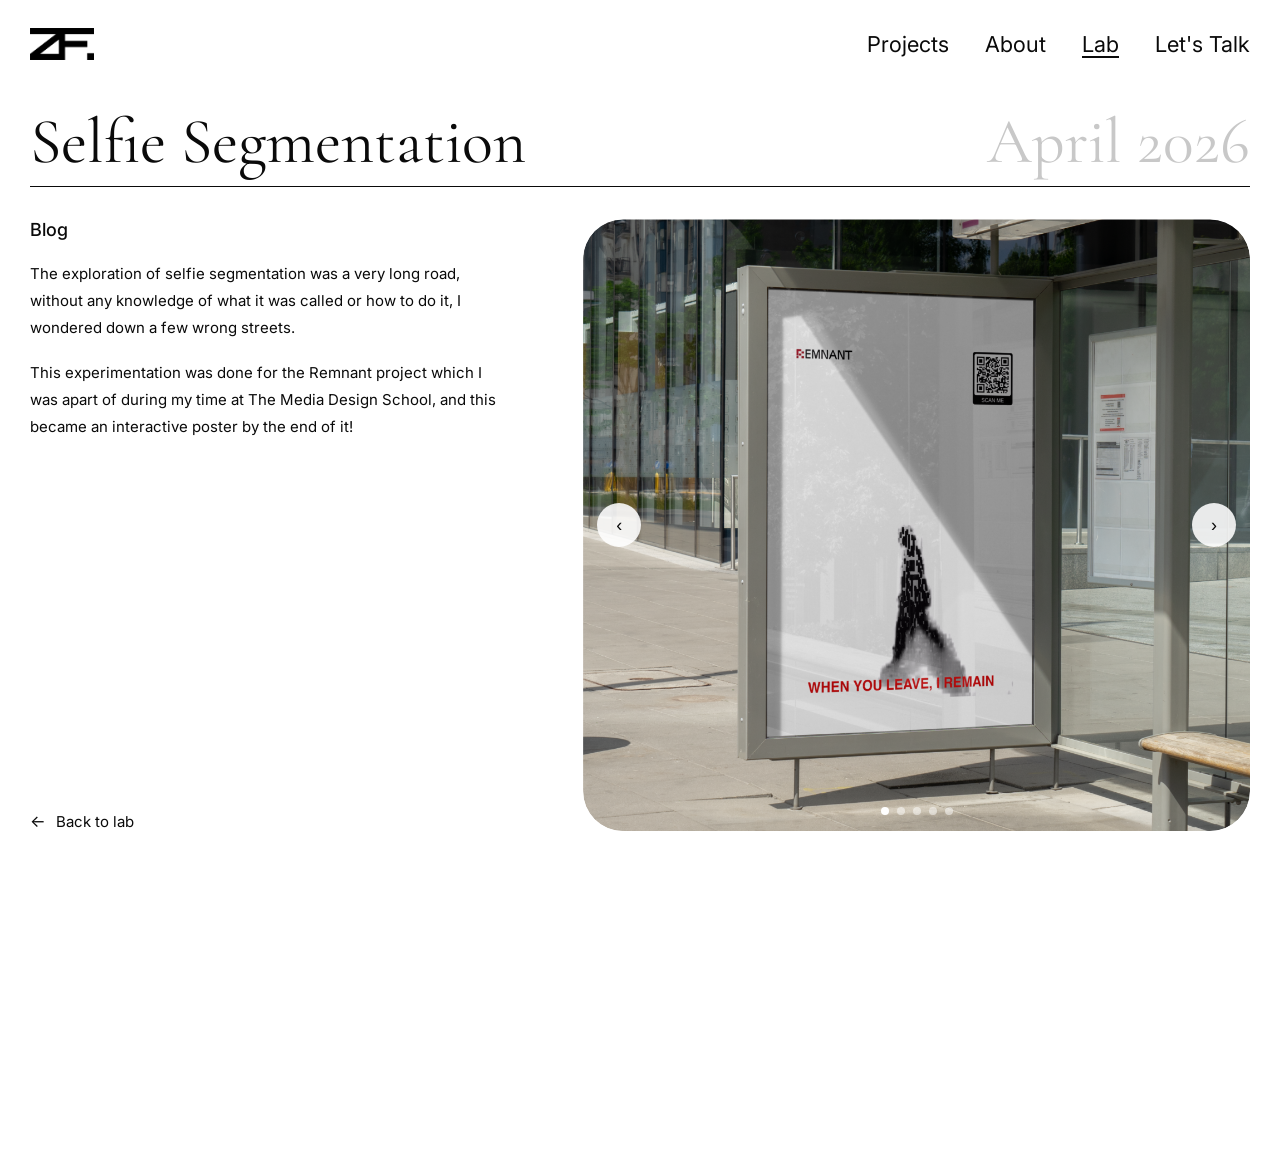
<file: lab-selfie-segmentation.html>
<!DOCTYPE html>
<html lang="en">
<head>
  <meta charset="UTF-8" />
  <meta name="viewport" content="width=device-width, initial-scale=1.0" />
  <title>Selfie Segmentation — Zoe Frost</title>
  <link rel="preconnect" href="https://fonts.googleapis.com" />
  <link rel="preconnect" href="https://fonts.gstatic.com" crossorigin />
  <link href="https://fonts.googleapis.com/css2?family=Cormorant+Garamond:ital,wght@0,300;0,400;1,300&family=Inter:wght@300;400;500;600&display=swap" rel="stylesheet" />
  <style>
    *, *::before, *::after { box-sizing: border-box; margin: 0; padding: 0; }

    :root {
      --serif: 'Cormorant Garamond', Georgia, serif;
      --sans: 'Inter', -apple-system, sans-serif;
      --black: #0a0a0a;
      --white: #ffffff;
      --gray: #888888;
      --nav-h: 56px;
      --pad: 30px;
    }

    body { font-family: var(--sans); color: var(--black); background: var(--white); overflow-x: hidden; }

    /* ── NAV ── */
    nav {
      position: fixed; top: 0; left: 0; right: 0;
      height: calc(var(--nav-h) + 16px);
      display: flex; align-items: center; justify-content: space-between;
      padding: 16px var(--pad) 0;
      background: rgba(255,255,255,0.96);
      backdrop-filter: blur(10px); -webkit-backdrop-filter: blur(10px);
      z-index: 100;
    }
    .logo { text-decoration: none; }
    .nav-links { display: flex; gap: 36px; list-style: none; }
    .nav-links li a { font-family: var(--sans); font-size: clamp(14px, 1.71vw, 24px); font-weight: 400; color: var(--black); text-decoration: none; transition: opacity 0.15s; }
    .nav-links li a:hover, .nav-links li a.active { text-decoration: underline; text-underline-offset: 4px; }

    /* ── PAGE ── */
    .page {
      padding: 0 var(--pad);
      padding-top: calc(var(--nav-h) + 16px);
      min-height: 100vh;
      display: flex;
      flex-direction: column;
    }

    /* ── ENTRY HEADER ── */
    .entry-header {
      padding-top: clamp(24px, 3vw, 40px);
      padding-bottom: 0;
    }
    .entry-header-row {
      display: flex;
      justify-content: space-between;
      align-items: baseline;
      margin-bottom: 12px;
    }
    .entry-title {
      font-family: var(--serif);
      font-weight: 400;
      font-size: 64px;
      line-height: 1;
    }
    .entry-date {
      font-family: var(--serif);
      font-weight: 400;
      font-size: 64px;
      line-height: 1;
      color: #c8c8c8;
    }
    .entry-rule {
      border: none;
      border-top: 1px solid var(--black);
    }

    /* ── CONTENT GRID ── */
    .content-grid {
      display: grid;
      grid-template-columns: 1fr 1.4fr;
      gap: clamp(40px, 6vw, 100px);
      flex: 1;
      padding: clamp(20px, 2.5vw, 36px) 0 clamp(60px, 8vw, 100px);
      align-items: start;
    }

    /* ── BLOG TEXT ── */
    .blog-col {
      display: flex;
      flex-direction: column;
      height: 100%;
    }
    .blog-label {
      font-family: var(--sans);
      font-size: clamp(14px, 1.5vw, 18px);
      font-weight: 500;
      margin-bottom: clamp(12px, 1.5vw, 20px);
    }
    .blog-body {
      font-family: var(--sans);
      font-size: clamp(13px, 1.3vw, 15px);
      font-weight: 400;
      line-height: 1.8;
      color: var(--black);
    }
    .blog-body + .blog-body { margin-top: 1.2em; }
    .back-link {
      display: inline-flex;
      align-items: center;
      gap: 10px;
      margin-top: auto;
      padding-top: clamp(40px, 6vw, 80px);
      font-family: var(--sans);
      font-size: clamp(13px, 1.3vw, 15px);
      font-weight: 400;
      color: var(--black);
      text-decoration: none;
    }
    .back-link:hover { opacity: 0.45; }
    .back-arrow { font-size: 1.1em; }

    /* ── IMAGE CAROUSEL ── */
    .carousel {
      position: relative;
      border-radius: 40px;
      overflow: hidden;
      clip-path: inset(0 round 40px);
      height: clamp(400px, 68vh, 780px);
    }
    .carousel-track {
      display: flex;
      height: 100%;
      transition: transform 0.45s cubic-bezier(0.4, 0, 0.2, 1);
    }
    .carousel-slide {
      min-width: 100%;
      height: 100%;
      flex-shrink: 0;
    }
    .carousel-slide img {
      width: 100%; height: 100%;
      object-fit: cover;
      display: block;
    }
    /* Arrows */
    .carousel-btn {
      position: absolute;
      top: 50%;
      transform: translateY(-50%);
      background: rgba(255,255,255,0.88);
      border: none;
      border-radius: 50%;
      width: 44px; height: 44px;
      display: flex; align-items: center; justify-content: center;
      cursor: pointer;
      font-size: 18px;
      color: var(--black);
      transition: background 0.2s, opacity 0.2s;
      z-index: 10;
    }
    .carousel-btn:hover { background: rgba(255,255,255,1); }
    .carousel-btn.prev { left: 14px; }
    .carousel-btn.next { right: 14px; }
    /* Dots */
    .carousel-dots {
      position: absolute;
      bottom: 16px;
      left: 50%;
      transform: translateX(-50%);
      display: flex;
      gap: 8px;
      z-index: 10;
    }
    .carousel-dot {
      width: 8px; height: 8px;
      border-radius: 50%;
      background: rgba(255,255,255,0.5);
      cursor: pointer;
      transition: background 0.2s;
      border: none;
    }
    .carousel-dot.active { background: rgba(255,255,255,1); }

    /* ── REVEAL ── */
    .reveal { opacity: 0; filter: brightness(0.2) blur(2px); transform: translateY(12px); transition: opacity 0.9s cubic-bezier(0.4,0,0.2,1), filter 0.9s cubic-bezier(0.4,0,0.2,1), transform 0.9s cubic-bezier(0.4,0,0.2,1); }
    .reveal.in-view { opacity: 1; filter: brightness(1) blur(0); transform: translateY(0); }

    /* ── FOOTER ── */
    footer { background: var(--black); color: var(--white); padding: 32px var(--pad) 28px; }
    .footer-inner { display: flex; justify-content: space-between; align-items: stretch; }
    .footer-nav { list-style: none; display: flex; flex-direction: column; gap: 10px; }
    .footer-nav li a { font-family: var(--sans); font-size: 14px; color: var(--white); text-decoration: none; transition: opacity 0.2s; }
    .footer-nav li a:hover { opacity: 0.45; }
    .footer-socials { display: flex; gap: 18px; align-items: center; align-self: flex-end; }
    .footer-socials a { color: var(--white); display: flex; align-items: center; opacity: 0.82; transition: opacity 0.2s; }
    .footer-socials a:hover { opacity: 1; }
    .social-icon { width: 20px; height: 20px; fill: currentColor; }
    .footer-copy { text-align: center; font-size: 11.5px; color: rgba(255,255,255,0.35); margin-top: 36px; }

    /* ── RESPONSIVE ── */
    @media (max-width: 900px) {
      :root { --pad: 24px; }
      .content-grid { grid-template-columns: 1fr; }
      .carousel { height: clamp(300px, 55vw, 500px); }
    }
    @media (max-width: 600px) {
      :root { --pad: 18px; }
      .entry-date { display: none; }
      .carousel { border-radius: 24px; clip-path: inset(0 round 24px); }
    }

    /* ── HAMBURGER / MOBILE MENU ── */
    .hamburger {
      display: none;
      flex-direction: column;
      justify-content: center;
      gap: 5px;
      background: none;
      border: none;
      cursor: pointer;
      padding: 4px;
      z-index: 300;
      position: relative;
    }
    .hamburger span {
      display: block;
      width: 24px;
      height: 1.5px;
      background: var(--black);
      transition: transform 0.3s ease, opacity 0.2s ease, background 0.25s ease;
      transform-origin: center;
    }
    .hamburger.open span:nth-child(1) { transform: translateY(6.5px) rotate(45deg); }
    .hamburger.open span:nth-child(2) { opacity: 0; transform: scaleX(0); }
    .hamburger.open span:nth-child(3) { transform: translateY(-6.5px) rotate(-45deg); }
    .mobile-menu {
      display: none;
      position: fixed;
      inset: 0;
      background: var(--white);
      z-index: 200;
      flex-direction: column;
      align-items: flex-start;
      justify-content: flex-start;
      padding: calc(var(--nav-h) + 48px) var(--pad) var(--pad);
    }
    .mobile-menu.open { display: flex; }
    .mobile-menu-title {
      font-family: 'IvyPresto Display', Georgia, serif;
      font-size: clamp(52px, 18vw, 80px);
      font-weight: 400;
      color: var(--black);
      line-height: 1;
      margin-bottom: clamp(28px, 8vw, 52px);
      display: block;
    }
    .mobile-menu a {
      font-family: var(--sans);
      font-size: clamp(20px, 5.5vw, 32px);
      font-weight: 400;
      color: var(--black);
      text-decoration: none;
      padding: clamp(14px, 3.5vw, 22px) 0;
      border-bottom: 1px solid rgba(10,10,10,0.12);
      width: 100%;
      transition: opacity 0.2s;
    }
    .mobile-menu a:last-child { border-bottom: none; }
    .mobile-menu-close {
      position: absolute;
      top: 22px;
      right: var(--pad);
      background: none;
      border: none;
      cursor: pointer;
      padding: 4px;
      width: 32px;
      height: 32px;
      display: flex;
      align-items: center;
      justify-content: center;
    }
    .mobile-menu-close span {
      position: absolute;
      width: 22px;
      height: 1.5px;
      background: var(--black);
    }
    .mobile-menu-close span:nth-child(1) { transform: rotate(45deg); }
    .mobile-menu-close span:nth-child(2) { transform: rotate(-45deg); }
    .mobile-menu a:hover { opacity: 0.5; }
    @media (max-width: 600px) {
      .nav-links { display: none !important; }
      .hamburger { display: flex; }
    }
  </style>
</head>
<body>

  <!-- ── NAV ── -->
  <nav>
    <a class="logo" href="index.html">
      <img src="Zoe-logo.png" alt="Zoe Frost" style="height:clamp(18px, 2.8vw, 32px);width:auto;display:block;" />
    </a>
    <ul class="nav-links">
      <li><a href="projects.html">Projects</a></li>
      <li><a href="about.html">About</a></li>
      <li><a href="lab.html" class="active">Lab</a></li>
      <li><a href="mailto:contact@zoefrostdesign.com">Let's Talk</a></li>
    </ul>
    <button class="hamburger" aria-label="Open menu">
      <span></span><span></span><span></span>
    </button>
  </nav>

  <div class="page">

    <!-- ── ENTRY HEADER ── -->
    <header class="entry-header reveal">
      <div class="entry-header-row">
        <h1 class="entry-title">Selfie Segmentation</h1>
        <span class="entry-date">April 2026</span>
      </div>
      <hr class="entry-rule" />
    </header>

    <!-- ── CONTENT ── -->
    <div class="content-grid">

      <!-- Blog text -->
      <div class="blog-col reveal">
        <p class="blog-label">Blog</p>
        <p class="blog-body">The exploration of selfie segmentation was a very long road, without any knowledge of what it was called or how to do it, I wondered down a few wrong streets.</p>
        <p class="blog-body">This experimentation was done for the Remnant project which I was apart of during my time at The Media Design School, and this became an interactive poster by the end of it!</p>
        <a class="back-link" href="lab.html">
          <span class="back-arrow">←</span> Back to lab
        </a>
      </div>

      <!-- Carousel -->
      <div class="carousel reveal">
        <div class="carousel-track" id="carouselTrack">
          <div class="carousel-slide"><img src="lab-images/lab-5.png" alt="Selfie Segmentation 1" /></div>
          <div class="carousel-slide"><img src="lab-images/lab-1.png" alt="Selfie Segmentation 2" /></div>
          <div class="carousel-slide"><img src="lab-images/lab-2.png" alt="Selfie Segmentation 3" /></div>
          <div class="carousel-slide"><img src="lab-images/lab-3.png" alt="Selfie Segmentation 4" /></div>
          <div class="carousel-slide"><img src="lab-images/lab-4.png" alt="Selfie Segmentation 5" /></div>
        </div>
        <button class="carousel-btn prev" id="prevBtn">&#8249;</button>
        <button class="carousel-btn next" id="nextBtn">&#8250;</button>
        <div class="carousel-dots" id="carouselDots">
          <button class="carousel-dot active"></button>
          <button class="carousel-dot"></button>
          <button class="carousel-dot"></button>
          <button class="carousel-dot"></button>
          <button class="carousel-dot"></button>
        </div>
      </div>

    </div>

  </div><!-- /page -->

  <!-- ── FOOTER ── -->
  <footer class="reveal">
    <div class="footer-inner">
      <ul class="footer-nav">
        <li><a href="projects.html">Projects</a></li>
        <li><a href="about.html">About</a></li>
        <li><a href="lab.html">Lab</a></li>
        <li><a href="mailto:contact@zoefrostdesign.com">Let's Talk</a></li>
      </ul>
      <div style="display:flex;flex-direction:column;justify-content:space-between;align-items:flex-end;align-self:stretch;">
        <img src="Zoe-logo.png" alt="Zoe Frost" style="height:28px;width:auto;filter:brightness(0) invert(1);" />
        <div class="footer-socials">
          <a href="https://www.instagram.com/zoedfrost" target="_blank" title="Instagram">
            <svg class="social-icon" viewBox="0 0 24 24"><path d="M12 2.163c3.204 0 3.584.012 4.85.07 3.252.148 4.771 1.691 4.919 4.919.058 1.265.069 1.645.069 4.849 0 3.205-.012 3.584-.069 4.849-.149 3.225-1.664 4.771-4.919 4.919-1.266.058-1.644.07-4.85.07-3.204 0-3.584-.012-4.849-.07-3.26-.149-4.771-1.699-4.919-4.92-.058-1.265-.07-1.644-.07-4.849 0-3.204.013-3.583.07-4.849.149-3.227 1.664-4.771 4.919-4.919 1.266-.057 1.645-.069 4.849-.069zm0-2.163c-3.259 0-3.667.014-4.947.072-4.358.2-6.78 2.618-6.98 6.98-.059 1.281-.073 1.689-.073 4.948 0 3.259.014 3.668.072 4.948.2 4.358 2.618 6.78 6.98 6.98 1.281.058 1.689.072 4.948.072 3.259 0 3.668-.014 4.948-.072 4.354-.2 6.782-2.618 6.979-6.98.059-1.28.073-1.689.073-4.948 0-3.259-.014-3.667-.072-4.947-.196-4.354-2.617-6.78-6.979-6.98-1.281-.059-1.69-.073-4.949-.073zm0 5.838c-3.403 0-6.162 2.759-6.162 6.162s2.759 6.163 6.162 6.163 6.162-2.759 6.162-6.163c0-3.403-2.759-6.162-6.162-6.162zm0 10.162c-2.209 0-4-1.79-4-4 0-2.209 1.791-4 4-4s4 1.791 4 4c0 2.21-1.791 4-4 4zm6.406-11.845c-.796 0-1.441.645-1.441 1.44s.645 1.44 1.441 1.44c.795 0 1.439-.645 1.439-1.44s-.644-1.44-1.439-1.44z"/></svg>
          </a>
          <a href="https://www.linkedin.com/in/zoe-frost-a4a935286" target="_blank" title="LinkedIn">
            <svg class="social-icon" viewBox="0 0 24 24"><path d="M20.447 20.452h-3.554v-5.569c0-1.328-.027-3.037-1.852-3.037-1.853 0-2.136 1.445-2.136 2.939v5.667H9.351V9h3.414v1.561h.046c.477-.9 1.637-1.85 3.37-1.85 3.601 0 4.267 2.37 4.267 5.455v6.286zM5.337 7.433c-1.144 0-2.063-.926-2.063-2.065 0-1.138.92-2.063 2.063-2.063 1.14 0 2.064.925 2.064 2.063 0 1.139-.925 2.065-2.064 2.065zm1.782 13.019H3.555V9h3.564v11.452zM22.225 0H1.771C.792 0 0 .774 0 1.729v20.542C0 23.227.792 24 1.771 24h20.451C23.2 24 24 23.227 24 22.271V1.729C24 .774 23.2 0 22.222 0h.003z"/></svg>
          </a>
          <a href="https://github.com/Zoe-Frost" target="_blank" title="GitHub">
            <svg class="social-icon" viewBox="0 0 24 24"><path d="M12 .297c-6.63 0-12 5.373-12 12 0 5.303 3.438 9.8 8.205 11.385.6.113.82-.258.82-.577 0-.285-.01-1.04-.015-2.04-3.338.724-4.042-1.61-4.042-1.61C4.422 18.07 3.633 17.7 3.633 17.7c-1.087-.744.084-.729.084-.729 1.205.084 1.838 1.236 1.838 1.236 1.07 1.835 2.809 1.305 3.495.998.108-.776.417-1.305.76-1.605-2.665-.3-5.466-1.332-5.466-5.93 0-1.31.465-2.38 1.235-3.22-.135-.303-.54-1.523.105-3.176 0 0 1.005-.322 3.3 1.23.96-.267 1.98-.399 3-.405 1.02.006 2.04.138 3 .405 2.28-1.552 3.285-1.23 3.285-1.23.645 1.653.24 2.873.12 3.176.765.84 1.23 1.91 1.23 3.22 0 4.61-2.805 5.625-5.475 5.92.42.36.81 1.096.81 2.22 0 1.606-.015 2.896-.015 3.286 0 .315.21.69.825.57C20.565 22.092 24 17.592 24 12.297c0-6.627-5.373-12-12-12"/></svg>
          </a>
        </div>
      </div>
    </div>
    <p class="footer-copy">Zoe Frost 2026</p>
  </footer>

  <script>
    // Carousel
    const track = document.getElementById('carouselTrack');
    const dots = document.querySelectorAll('.carousel-dot');
    const total = dots.length;
    let current = 0;

    function goTo(index) {
      current = (index + total) % total;
      track.style.transform = `translateX(-${current * 100}%)`;
      dots.forEach((d, i) => d.classList.toggle('active', i === current));
    }

    document.getElementById('prevBtn').addEventListener('click', () => goTo(current - 1));
    document.getElementById('nextBtn').addEventListener('click', () => goTo(current + 1));
    dots.forEach((dot, i) => dot.addEventListener('click', () => goTo(i)));

    // Reveal
    const revealObserver = new IntersectionObserver((entries) => {
      entries.forEach(entry => {
        if (entry.intersectionRatio >= 0.15) entry.target.classList.add('in-view');
        else entry.target.classList.remove('in-view');
      });
    }, { threshold: [0, 0.1, 0.15, 0.3, 0.5] });
    document.querySelectorAll('.reveal').forEach(el => revealObserver.observe(el));

    // Hamburger menu
    document.addEventListener('DOMContentLoaded', () => {
      const hamburger = document.querySelector('.hamburger');
      const mobileMenu = document.querySelector('.mobile-menu');
      if (hamburger && mobileMenu) {
        hamburger.addEventListener('click', () => {
          hamburger.classList.toggle('open');
          mobileMenu.classList.toggle('open');
          document.body.style.overflow = mobileMenu.classList.contains('open') ? 'hidden' : '';
        });
        const closeBtn = mobileMenu.querySelector('.mobile-menu-close');
        if (closeBtn) {
          closeBtn.addEventListener('click', () => {
            hamburger.classList.remove('open');
            mobileMenu.classList.remove('open');
            document.body.style.overflow = '';
          });
        }
        mobileMenu.querySelectorAll('a').forEach(link => {
          link.addEventListener('click', () => {
            hamburger.classList.remove('open');
            mobileMenu.classList.remove('open');
            document.body.style.overflow = '';
          });
        });
      }
    });
  </script>

  <!-- ── MOBILE MENU ── -->
  <div class="mobile-menu">
    <button class="mobile-menu-close" aria-label="Close menu"><span></span><span></span></button>
    <span class="mobile-menu-title">Menu</span>
    <a href="index.html">Home</a>
    <a href="projects.html">Projects</a>
    <a href="about.html">About</a>
    <a href="lab.html">Lab</a>
    <a href="mailto:contact@zoefrostdesign.com">Let's Talk</a>
  </div>

</body>
</html>
</file>
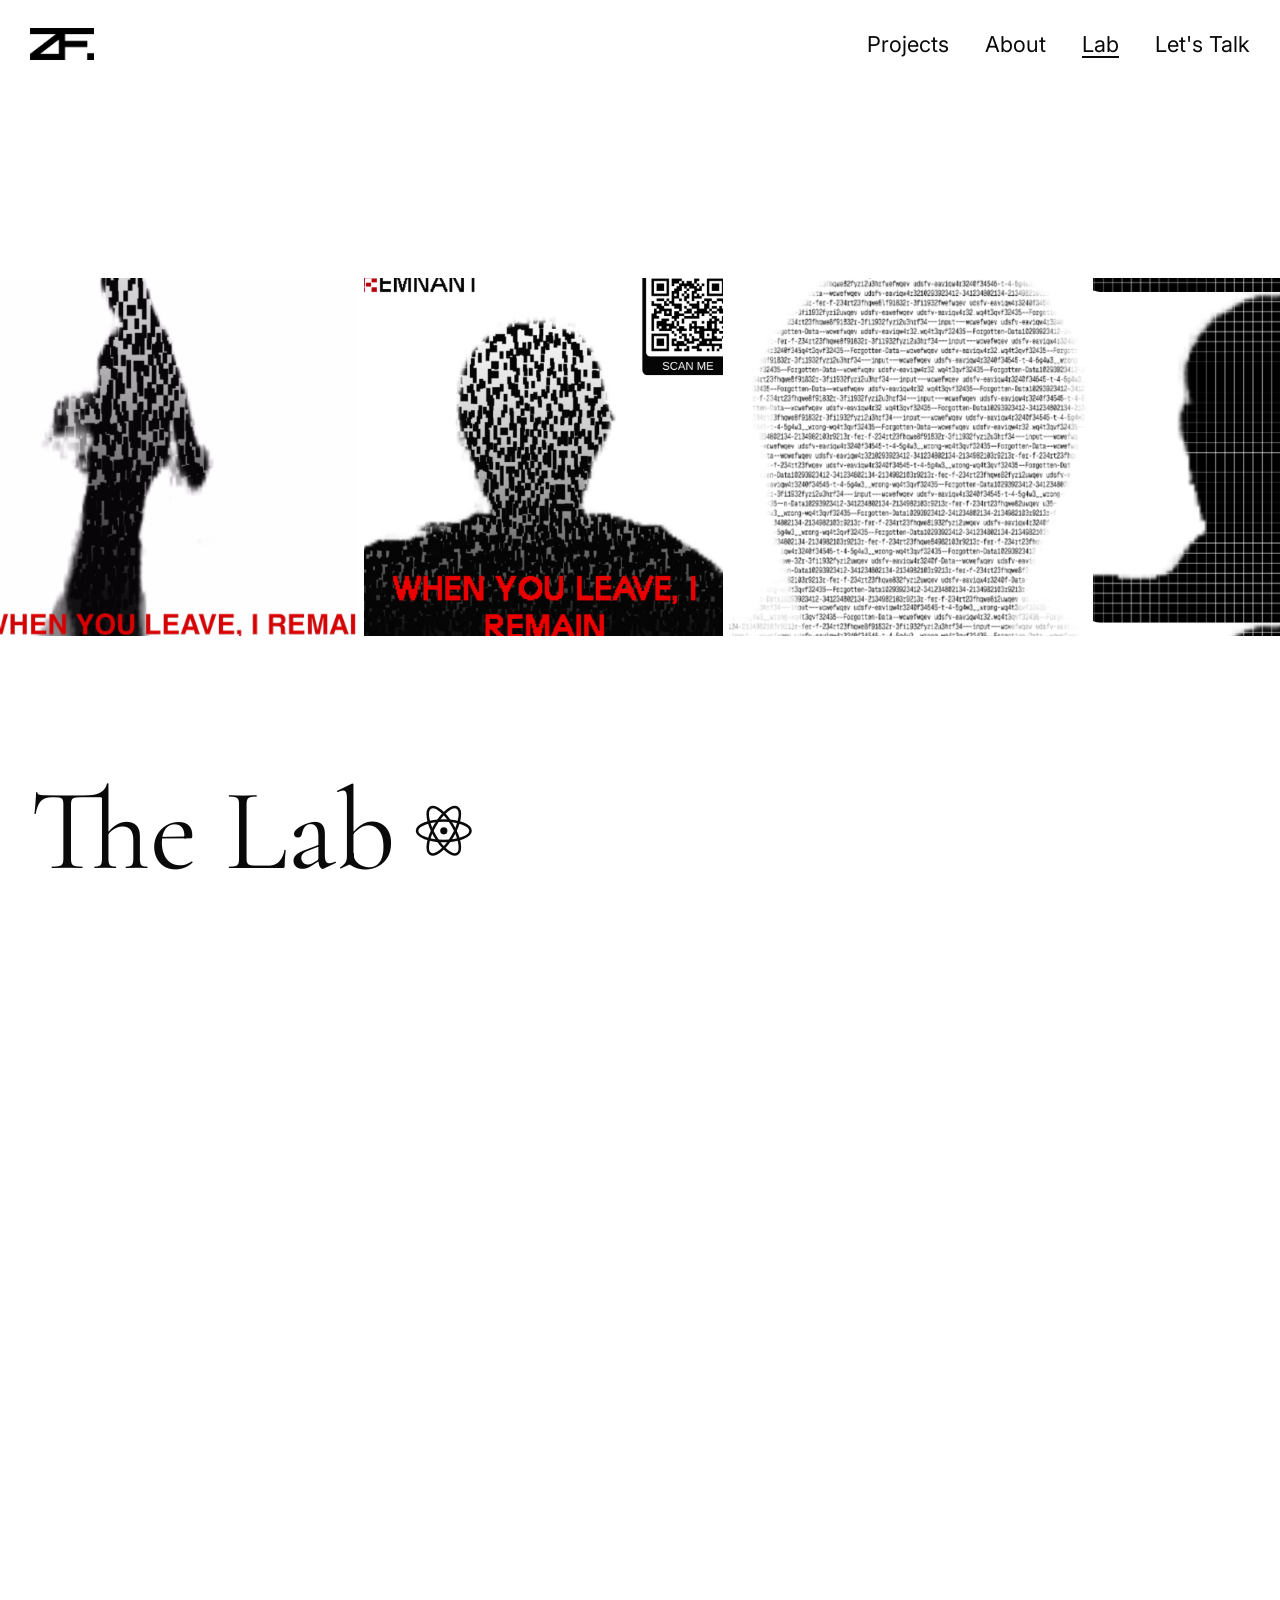
<file: lab.html>
<!DOCTYPE html>
<html lang="en">
<head>
  <meta charset="UTF-8" />
  <meta name="viewport" content="width=device-width, initial-scale=1.0" />
  <title>The Lab — Zoe Frost</title>
  <link rel="preconnect" href="https://fonts.googleapis.com" />
  <link rel="preconnect" href="https://fonts.gstatic.com" crossorigin />
  <link href="https://fonts.googleapis.com/css2?family=Cormorant+Garamond:ital,wght@0,300;0,400;1,300&family=Inter:wght@300;400;500;600&display=swap" rel="stylesheet" />
  <style>
    *, *::before, *::after { box-sizing: border-box; margin: 0; padding: 0; }

    :root {
      --serif: 'Cormorant Garamond', Georgia, serif;
      --sans: 'Inter', -apple-system, sans-serif;
      --black: #0a0a0a;
      --white: #ffffff;
      --gray: #888888;
      --nav-h: 56px;
      --pad: 30px;
    }

    body { font-family: var(--sans); color: var(--black); background: var(--white); overflow-x: hidden; }

    /* ── NAV ── */
    nav {
      position: fixed; top: 0; left: 0; right: 0;
      height: calc(var(--nav-h) + 16px);
      display: flex; align-items: center; justify-content: space-between;
      padding: 16px var(--pad) 0;
      background: rgba(255,255,255,0.96);
      backdrop-filter: blur(10px); -webkit-backdrop-filter: blur(10px);
      z-index: 100;
    }
    .logo { text-decoration: none; }
    .nav-links { display: flex; gap: 36px; list-style: none; }
    .nav-links li a { font-family: var(--sans); font-size: clamp(14px, 1.71vw, 24px); font-weight: 400; color: var(--black); text-decoration: none; transition: opacity 0.15s; }
    .nav-links li a:hover, .nav-links li a.active { text-decoration: underline; text-underline-offset: 4px; }

    /* ── PAGE WRAPPER ── */
    .page { padding: 0 var(--pad); padding-top: calc(var(--nav-h) + 16px); }

    /* ── HERO ── */
    .hero-section {
      position: relative;
      height: 100vh;
      padding-top: calc(var(--nav-h) + 16px);
      padding-bottom: 80px;
      display: flex;
      flex-direction: column;
    }
    .slider-wrapper {
      flex: 1;
      display: flex;
      align-items: center;
    }
    /* ── SLIDING STRIP ── */
    .hero-slider {
      overflow: hidden;
      height: clamp(180px, 28vw, 390px);
      flex-shrink: 0;
      margin-left: calc(-1 * var(--pad));
      margin-right: calc(-1 * var(--pad));
      width: calc(100% + var(--pad) * 2);
    }
    .hero-slider-track {
      display: flex;
      gap: 6px;
      animation: slideLeft 30s linear infinite;
      width: max-content;
    }
    .hero-slider.paused .hero-slider-track {
      animation-play-state: paused;
    }
    @keyframes slideLeft {
      0%   { transform: translateX(0); }
      100% { transform: translateX(-50%); }
    }
    .hero-slide-img {
      width: clamp(180px, 28vw, 390px);
      height: clamp(180px, 28vw, 390px);
      background-size: 110%;
      background-position: center;
      flex-shrink: 0;
      cursor: pointer;
    }
    .hero-title {
      font-family: var(--serif);
      font-weight: 400;
      font-size: clamp(52px, 9.1vw, 128px);
      line-height: 1.05;
      display: flex;
      align-items: center;
      gap: 20px;
    }
    .flask-icon {
      width: clamp(26px, 4.5vw, 64px);
      height: clamp(26px, 4.5vw, 64px);
      flex-shrink: 0;
    }

    /* ── INTRO ── */
    .intro-section {
      padding: clamp(80px, 16vw, 240px) 0 clamp(100px, 20vw, 300px);
    }
    .intro-body {
      font-family: var(--sans);
      font-size: clamp(18px, 3.43vw, 48px);
      font-weight: 400;
      line-height: 1.65;
      padding-left: clamp(26px, 3.8vw, 56px);
      position: relative;
    }
    .intro-body::before {
      content: '↳';
      position: absolute;
      left: 0;
      top: 2px;
      font-family: var(--sans);
      font-size: clamp(18px, 3.43vw, 48px);
      font-weight: 400;
    }

    /* ── LAB GRID ── */
    .lab-grid {
      display: grid;
      grid-template-columns: 1fr 1fr;
      gap: clamp(80px, 14vw, 200px);
      padding: clamp(60px, 9vw, 140px) clamp(60px, 10vw, 180px) clamp(160px, 18vw, 260px);
    }
    .lab-item { display: flex; flex-direction: column; gap: 14px; }
    .lab-img {
      aspect-ratio: 1 / 1;
      overflow: hidden;
      border-radius: 40px;
      clip-path: inset(0 round 40px);
      line-height: 0;
    }
    .lab-img img {
      width: 100%; height: 100%;
      display: block; object-fit: cover;
      transform: scale(1.08);
    }
    .lab-coming-soon {
      aspect-ratio: 1 / 1;
      background: var(--black);
      border-radius: 40px;
      display: flex;
      align-items: center;
      justify-content: center;
    }
    .lab-coming-soon span {
      font-family: var(--sans);
      font-size: clamp(13px, 1.3vw, 16px);
      font-weight: 400;
      color: rgba(255,255,255,0.65);
      letter-spacing: 0.01em;
    }
    .lab-meta {
      display: flex;
      justify-content: space-between;
      align-items: baseline;
    }
    .lab-name {
      font-family: var(--sans);
      font-size: clamp(13px, 1.4vw, 17px);
      font-weight: 400;
      color: var(--black);
    }
    .lab-date {
      font-family: var(--sans);
      font-size: clamp(12px, 1.2vw, 15px);
      font-weight: 400;
      color: var(--black);
    }

    /* ── REVEAL ── */
    .reveal { opacity: 0; filter: brightness(0.2) blur(2px); transform: translateY(12px); transition: opacity 0.9s cubic-bezier(0.4,0,0.2,1), filter 0.9s cubic-bezier(0.4,0,0.2,1), transform 0.9s cubic-bezier(0.4,0,0.2,1); }
    .reveal.in-view { opacity: 1; filter: brightness(1) blur(0); transform: translateY(0); }

    /* ── FOOTER ── */
    footer { background: var(--black); color: var(--white); padding: 32px var(--pad) 28px; }
    .footer-inner { display: flex; justify-content: space-between; align-items: stretch; }
    .footer-nav { list-style: none; display: flex; flex-direction: column; gap: 10px; }
    .footer-nav li a { font-family: var(--sans); font-size: 14px; color: var(--white); text-decoration: none; transition: opacity 0.2s; }
    .footer-nav li a:hover { opacity: 0.45; }
    .footer-socials { display: flex; gap: 18px; align-items: center; align-self: flex-end; }
    .footer-socials a { color: var(--white); display: flex; align-items: center; opacity: 0.82; transition: opacity 0.2s; }
    .footer-socials a:hover { opacity: 1; }
    .social-icon { width: 20px; height: 20px; fill: currentColor; }
    .footer-copy { text-align: center; font-size: 11.5px; color: rgba(255,255,255,0.35); margin-top: 36px; }

    /* ── RESPONSIVE ── */
    @media (max-width: 900px) {
      :root { --pad: 24px; }
.lab-grid { gap: 16px; }
    }
    @media (max-width: 600px) {
      :root { --pad: 18px; }
      .hero-section { min-height: 70vh; }
      .lab-grid { grid-template-columns: 1fr; }
      .lab-img, .lab-coming-soon { border-radius: 24px; clip-path: inset(0 round 24px); }
    }

    /* ── HAMBURGER / MOBILE MENU ── */
    .hamburger {
      display: none;
      flex-direction: column;
      justify-content: center;
      gap: 5px;
      background: none;
      border: none;
      cursor: pointer;
      padding: 4px;
      z-index: 300;
      position: relative;
    }
    .hamburger span {
      display: block;
      width: 24px;
      height: 1.5px;
      background: var(--black);
      transition: transform 0.3s ease, opacity 0.2s ease, background 0.25s ease;
      transform-origin: center;
    }
    .hamburger.open span:nth-child(1) { transform: translateY(6.5px) rotate(45deg); }
    .hamburger.open span:nth-child(2) { opacity: 0; transform: scaleX(0); }
    .hamburger.open span:nth-child(3) { transform: translateY(-6.5px) rotate(-45deg); }
    .mobile-menu {
      display: none;
      position: fixed;
      inset: 0;
      background: var(--white);
      z-index: 200;
      flex-direction: column;
      align-items: flex-start;
      justify-content: flex-start;
      padding: calc(var(--nav-h) + 48px) var(--pad) var(--pad);
    }
    .mobile-menu.open { display: flex; }
    .mobile-menu-title {
      font-family: 'IvyPresto Display', Georgia, serif;
      font-size: clamp(52px, 18vw, 80px);
      font-weight: 400;
      color: var(--black);
      line-height: 1;
      margin-bottom: clamp(28px, 8vw, 52px);
      display: block;
    }
    .mobile-menu a {
      font-family: var(--sans);
      font-size: clamp(20px, 5.5vw, 32px);
      font-weight: 400;
      color: var(--black);
      text-decoration: none;
      padding: clamp(14px, 3.5vw, 22px) 0;
      border-bottom: 1px solid rgba(10,10,10,0.12);
      width: 100%;
      transition: opacity 0.2s;
    }
    .mobile-menu a:last-child { border-bottom: none; }
    .mobile-menu-close {
      position: absolute;
      top: 22px;
      right: var(--pad);
      background: none;
      border: none;
      cursor: pointer;
      padding: 4px;
      width: 32px;
      height: 32px;
      display: flex;
      align-items: center;
      justify-content: center;
    }
    .mobile-menu-close span {
      position: absolute;
      width: 22px;
      height: 1.5px;
      background: var(--black);
    }
    .mobile-menu-close span:nth-child(1) { transform: rotate(45deg); }
    .mobile-menu-close span:nth-child(2) { transform: rotate(-45deg); }
    .mobile-menu a:hover { opacity: 0.5; }
    @media (max-width: 600px) {
      .nav-links { display: none !important; }
      .hamburger { display: flex; }
    }
  </style>
</head>
<body>

  <!-- ── NAV ── -->
  <nav>
    <a class="logo" href="index.html">
      <img src="Zoe-logo.png" alt="Zoe Frost" style="height:clamp(18px, 2.8vw, 32px);width:auto;display:block;" />
    </a>
    <ul class="nav-links">
      <li><a href="projects.html">Projects</a></li>
      <li><a href="about.html">About</a></li>
      <li><a href="lab.html" class="active">Lab</a></li>
      <li><a href="mailto:contact@zoefrostdesign.com">Let's Talk</a></li>
    </ul>
    <button class="hamburger" aria-label="Open menu">
      <span></span><span></span><span></span>
    </button>
  </nav>

  <div class="page">

    <!-- ── HERO ── -->
    <section class="hero-section">

      <!-- Sliding strip -->
      <div class="slider-wrapper">
      <div class="hero-slider">
        <div class="hero-slider-track">
          <!-- First set -->
          <div class="hero-slide-img" style="background-image: url('lab-images/lab-1.png');"></div>
          <div class="hero-slide-img" style="background-image: url('lab-images/lab-2.png');"></div>
          <div class="hero-slide-img" style="background-image: url('lab-images/lab-3.png');"></div>
          <div class="hero-slide-img" style="background-image: url('lab-images/lab-4.png');"></div>
          <div class="hero-slide-img" style="background-image: url('lab-images/lab-5.png');"></div>
          <!-- Duplicate set for seamless loop -->
          <div class="hero-slide-img" style="background-image: url('lab-images/lab-1.png');"></div>
          <div class="hero-slide-img" style="background-image: url('lab-images/lab-2.png');"></div>
          <div class="hero-slide-img" style="background-image: url('lab-images/lab-3.png');"></div>
          <div class="hero-slide-img" style="background-image: url('lab-images/lab-4.png');"></div>
          <div class="hero-slide-img" style="background-image: url('lab-images/lab-5.png');"></div>
        </div>
      </div>
      </div>

      <h1 class="hero-title reveal">
        The Lab
        <svg class="flask-icon" viewBox="0 0 56 56" fill="none" stroke="currentColor" stroke-width="2.5" stroke-linecap="round">
          <!-- orbit 1: horizontal ellipse -->
          <ellipse cx="28" cy="28" rx="26" ry="10" />
          <!-- orbit 2: tilted 60° -->
          <ellipse cx="28" cy="28" rx="26" ry="10" transform="rotate(60 28 28)" />
          <!-- orbit 3: tilted 120° -->
          <ellipse cx="28" cy="28" rx="26" ry="10" transform="rotate(120 28 28)" />
          <!-- nucleus -->
          <circle cx="28" cy="28" r="3.5" fill="currentColor" stroke="none" />
        </svg>
      </h1>
    </section>

    <!-- ── INTRO ── -->
    <section class="intro-section reveal">
      <p class="intro-body">Welcome to the lab where I post updates and works from my experimentation and exploration of technology and art</p>
    </section>

    <!-- ── LAB GRID ── -->
    <section class="lab-grid">

      <a class="lab-item reveal" href="lab-selfie-segmentation.html" style="text-decoration:none;color:inherit;">
        <div class="lab-img">
          <img src="lab-images/lab-5.png" alt="Selfie Segmentation" />
        </div>
        <div class="lab-meta">
          <span class="lab-name">Selfie Segmentation</span>
          <span class="lab-date">April 2026</span>
        </div>
      </a>

      <div class="lab-item reveal">
        <div class="lab-coming-soon">
          <span>Coming soon</span>
        </div>
        <div class="lab-meta">
          <span class="lab-name">Body Tracking</span>
          <span class="lab-date">July 2026</span>
        </div>
      </div>

    </section>

  </div><!-- /page -->

  <!-- ── FOOTER ── -->
  <footer class="reveal">
    <div class="footer-inner">
      <ul class="footer-nav">
        <li><a href="projects.html">Projects</a></li>
        <li><a href="about.html">About</a></li>
        <li><a href="lab.html">Lab</a></li>
        <li><a href="mailto:contact@zoefrostdesign.com">Let's Talk</a></li>
      </ul>
      <div style="display:flex;flex-direction:column;justify-content:space-between;align-items:flex-end;align-self:stretch;">
        <img src="Zoe-logo.png" alt="Zoe Frost" style="height:28px;width:auto;filter:brightness(0) invert(1);" />
        <div class="footer-socials">
          <a href="https://www.instagram.com/zoedfrost" target="_blank" title="Instagram">
            <svg class="social-icon" viewBox="0 0 24 24"><path d="M12 2.163c3.204 0 3.584.012 4.85.07 3.252.148 4.771 1.691 4.919 4.919.058 1.265.069 1.645.069 4.849 0 3.205-.012 3.584-.069 4.849-.149 3.225-1.664 4.771-4.919 4.919-1.266.058-1.644.07-4.85.07-3.204 0-3.584-.012-4.849-.07-3.26-.149-4.771-1.699-4.919-4.92-.058-1.265-.07-1.644-.07-4.849 0-3.204.013-3.583.07-4.849.149-3.227 1.664-4.771 4.919-4.919 1.266-.057 1.645-.069 4.849-.069zm0-2.163c-3.259 0-3.667.014-4.947.072-4.358.2-6.78 2.618-6.98 6.98-.059 1.281-.073 1.689-.073 4.948 0 3.259.014 3.668.072 4.948.2 4.358 2.618 6.78 6.98 6.98 1.281.058 1.689.072 4.948.072 3.259 0 3.668-.014 4.948-.072 4.354-.2 6.782-2.618 6.979-6.98.059-1.28.073-1.689.073-4.948 0-3.259-.014-3.667-.072-4.947-.196-4.354-2.617-6.78-6.979-6.98-1.281-.059-1.69-.073-4.949-.073zm0 5.838c-3.403 0-6.162 2.759-6.162 6.162s2.759 6.163 6.162 6.163 6.162-2.759 6.162-6.163c0-3.403-2.759-6.162-6.162-6.162zm0 10.162c-2.209 0-4-1.79-4-4 0-2.209 1.791-4 4-4s4 1.791 4 4c0 2.21-1.791 4-4 4zm6.406-11.845c-.796 0-1.441.645-1.441 1.44s.645 1.44 1.441 1.44c.795 0 1.439-.645 1.439-1.44s-.644-1.44-1.439-1.44z"/></svg>
          </a>
          <a href="https://www.linkedin.com/in/zoe-frost-a4a935286" target="_blank" title="LinkedIn">
            <svg class="social-icon" viewBox="0 0 24 24"><path d="M20.447 20.452h-3.554v-5.569c0-1.328-.027-3.037-1.852-3.037-1.853 0-2.136 1.445-2.136 2.939v5.667H9.351V9h3.414v1.561h.046c.477-.9 1.637-1.85 3.37-1.85 3.601 0 4.267 2.37 4.267 5.455v6.286zM5.337 7.433c-1.144 0-2.063-.926-2.063-2.065 0-1.138.92-2.063 2.063-2.063 1.14 0 2.064.925 2.064 2.063 0 1.139-.925 2.065-2.064 2.065zm1.782 13.019H3.555V9h3.564v11.452zM22.225 0H1.771C.792 0 0 .774 0 1.729v20.542C0 23.227.792 24 1.771 24h20.451C23.2 24 24 23.227 24 22.271V1.729C24 .774 23.2 0 22.222 0h.003z"/></svg>
          </a>
          <a href="https://github.com/Zoe-Frost" target="_blank" title="GitHub">
            <svg class="social-icon" viewBox="0 0 24 24"><path d="M12 .297c-6.63 0-12 5.373-12 12 0 5.303 3.438 9.8 8.205 11.385.6.113.82-.258.82-.577 0-.285-.01-1.04-.015-2.04-3.338.724-4.042-1.61-4.042-1.61C4.422 18.07 3.633 17.7 3.633 17.7c-1.087-.744.084-.729.084-.729 1.205.084 1.838 1.236 1.838 1.236 1.07 1.835 2.809 1.305 3.495.998.108-.776.417-1.305.76-1.605-2.665-.3-5.466-1.332-5.466-5.93 0-1.31.465-2.38 1.235-3.22-.135-.303-.54-1.523.105-3.176 0 0 1.005-.322 3.3 1.23.96-.267 1.98-.399 3-.405 1.02.006 2.04.138 3 .405 2.28-1.552 3.285-1.23 3.285-1.23.645 1.653.24 2.873.12 3.176.765.84 1.23 1.91 1.23 3.22 0 4.61-2.805 5.625-5.475 5.92.42.36.81 1.096.81 2.22 0 1.606-.015 2.896-.015 3.286 0 .315.21.69.825.57C20.565 22.092 24 17.592 24 12.297c0-6.627-5.373-12-12-12"/></svg>
          </a>
        </div>
      </div>
    </div>
    <p class="footer-copy">Zoe Frost 2026</p>
  </footer>

  <script>
    // Slider pause on hover
    const slider = document.querySelector('.hero-slider');
    const slideImgs = slider.querySelectorAll('.hero-slide-img');
    slideImgs.forEach(img => {
      img.addEventListener('mouseenter', () => slider.classList.add('paused'));
      img.addEventListener('mouseleave', () => slider.classList.remove('paused'));
    });

    const revealObserver = new IntersectionObserver((entries) => {
      entries.forEach(entry => {
        if (entry.intersectionRatio >= 0.15) entry.target.classList.add('in-view');
        else entry.target.classList.remove('in-view');
      });
    }, { threshold: [0, 0.1, 0.15, 0.3, 0.5] });
    document.querySelectorAll('.reveal').forEach(el => revealObserver.observe(el));

    // Hamburger menu
    document.addEventListener('DOMContentLoaded', () => {
      const hamburger = document.querySelector('.hamburger');
      const mobileMenu = document.querySelector('.mobile-menu');
      if (hamburger && mobileMenu) {
        hamburger.addEventListener('click', () => {
          hamburger.classList.toggle('open');
          mobileMenu.classList.toggle('open');
          document.body.style.overflow = mobileMenu.classList.contains('open') ? 'hidden' : '';
        });
        const closeBtn = mobileMenu.querySelector('.mobile-menu-close');
        if (closeBtn) {
          closeBtn.addEventListener('click', () => {
            hamburger.classList.remove('open');
            mobileMenu.classList.remove('open');
            document.body.style.overflow = '';
          });
        }
        mobileMenu.querySelectorAll('a').forEach(link => {
          link.addEventListener('click', () => {
            hamburger.classList.remove('open');
            mobileMenu.classList.remove('open');
            document.body.style.overflow = '';
          });
        });
      }
    });
  </script>

  <!-- ── MOBILE MENU ── -->
  <div class="mobile-menu">
    <button class="mobile-menu-close" aria-label="Close menu"><span></span><span></span></button>
    <span class="mobile-menu-title">Menu</span>
    <a href="index.html">Home</a>
    <a href="projects.html">Projects</a>
    <a href="about.html">About</a>
    <a href="lab.html">Lab</a>
    <a href="mailto:contact@zoefrostdesign.com">Let's Talk</a>
  </div>

</body>
</html>
</file>
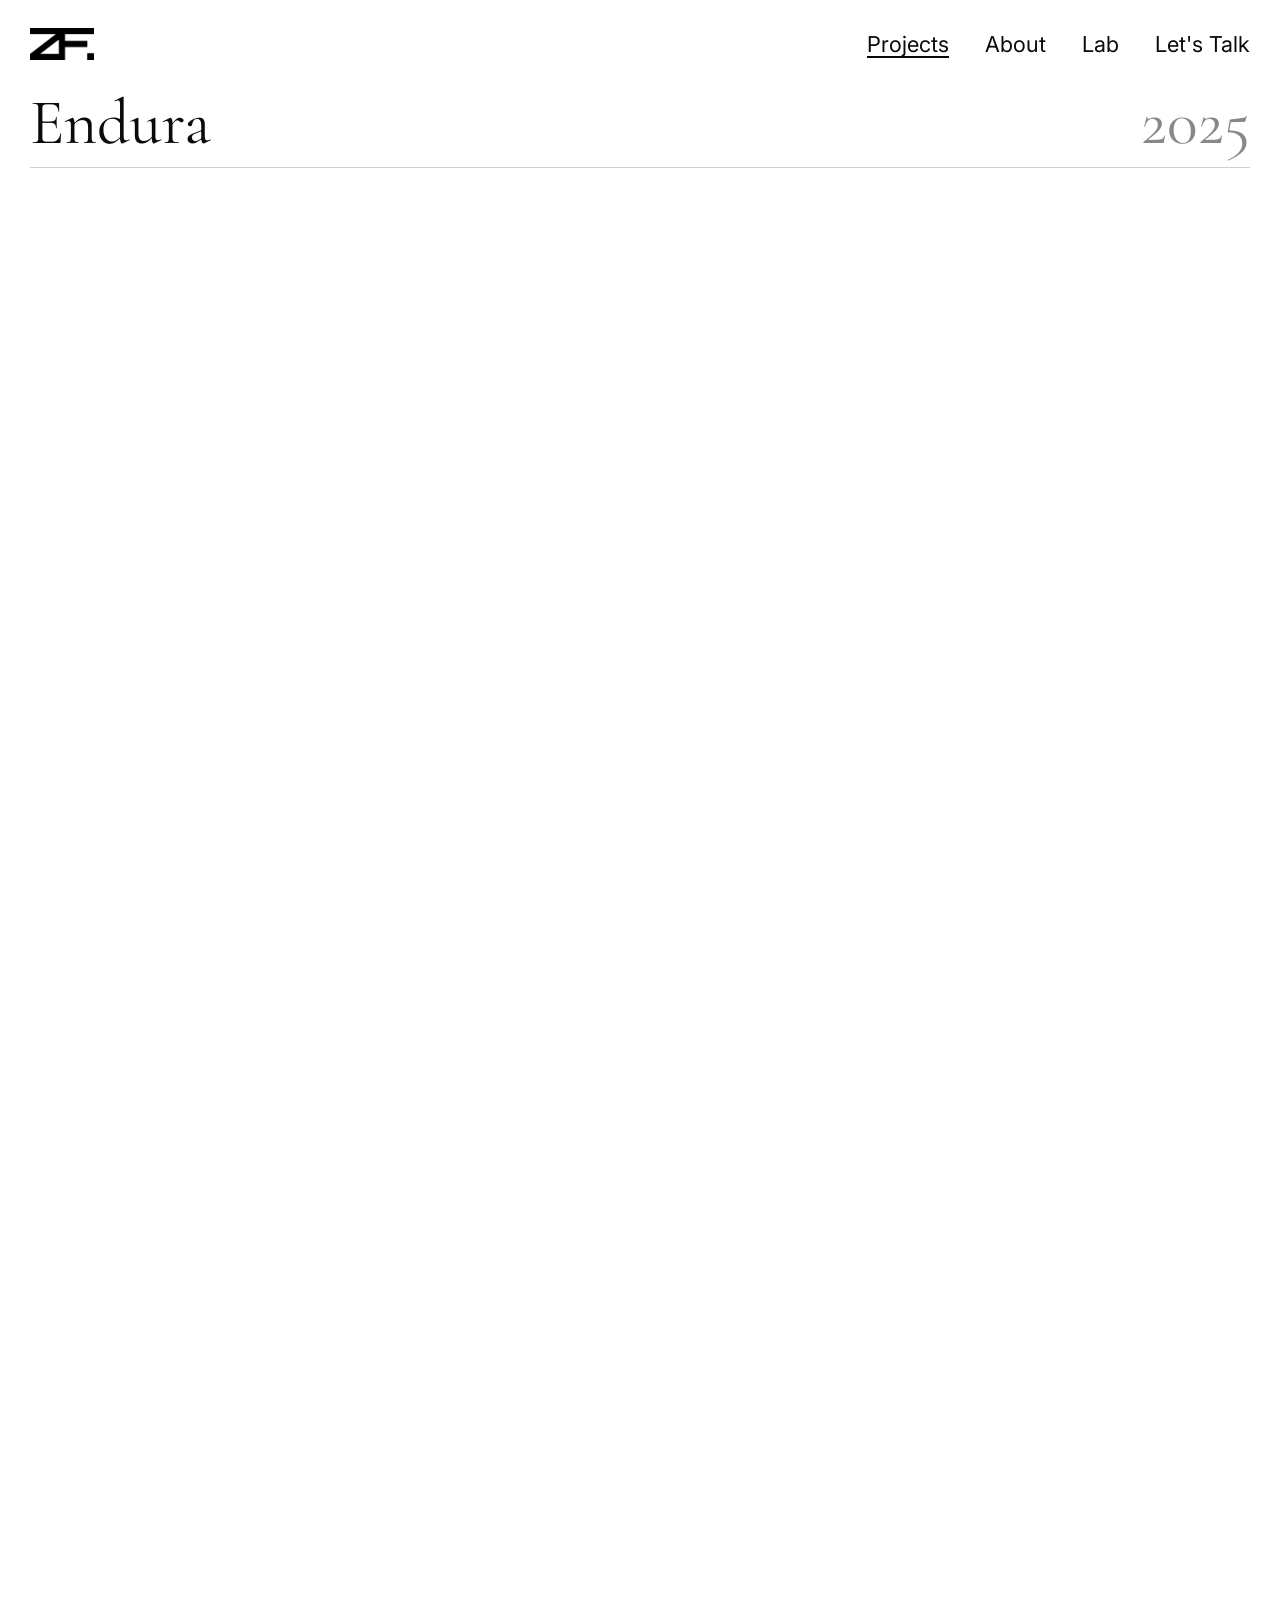
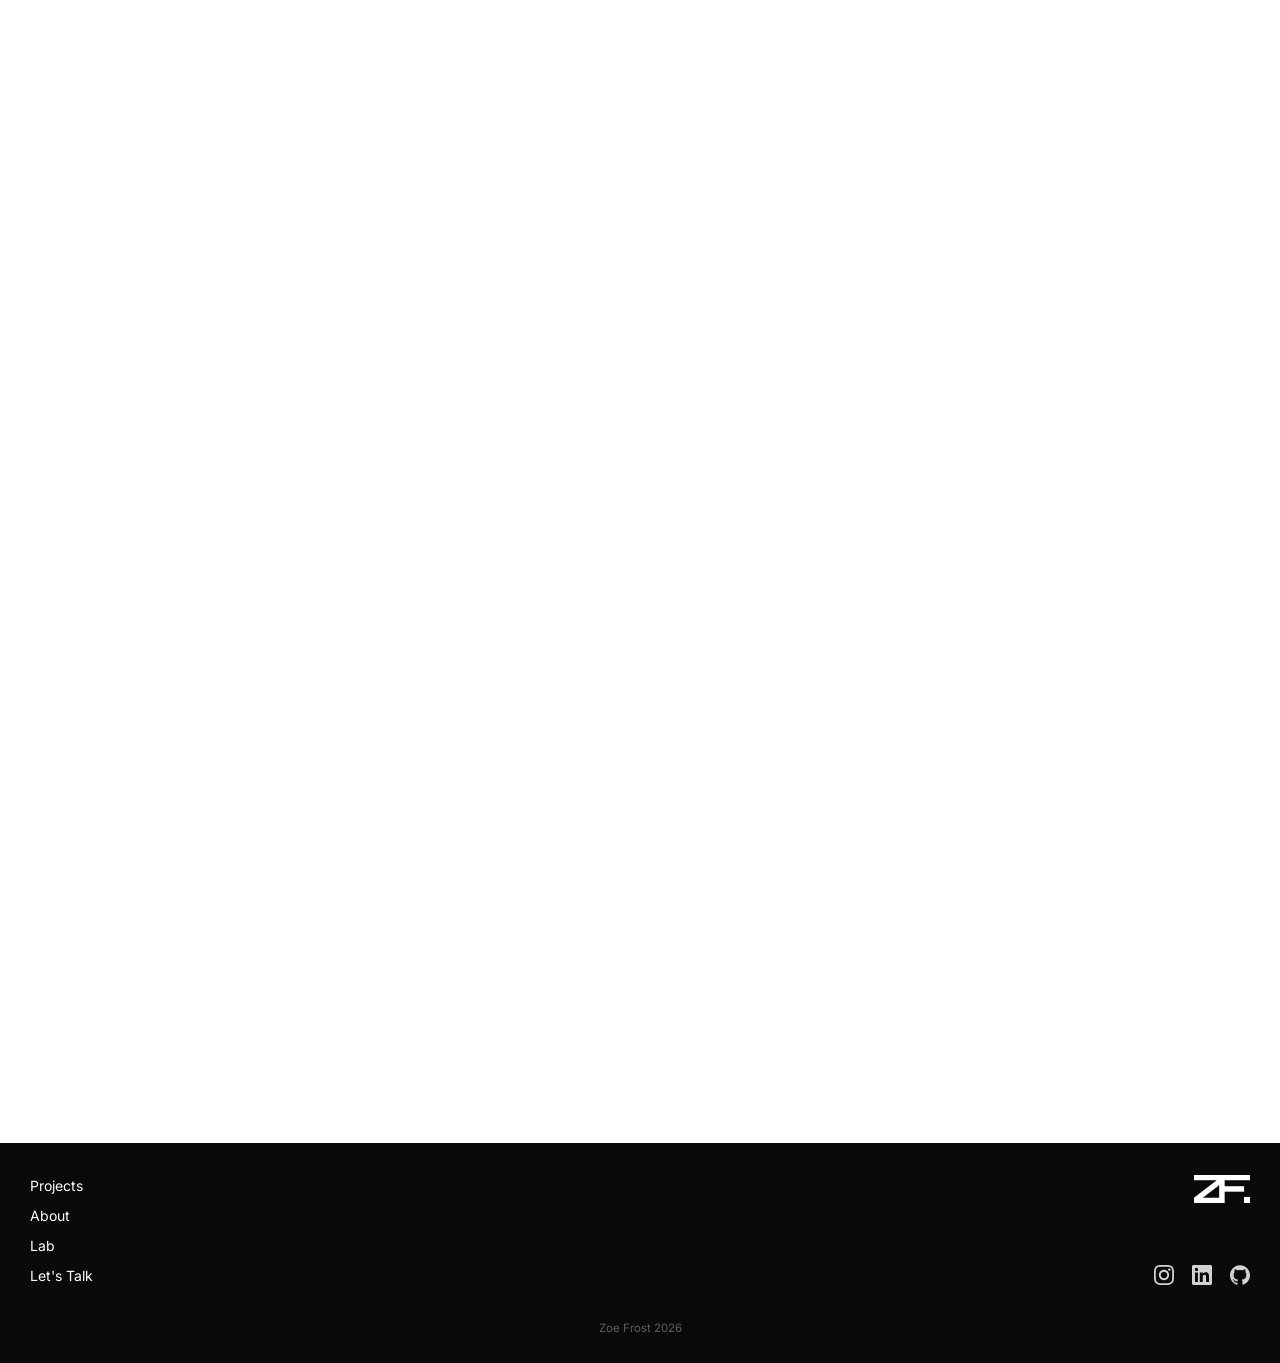
<file: project-endura.html>
<!DOCTYPE html>
<html lang="en">
<head>
  <meta charset="UTF-8" />
  <meta name="viewport" content="width=device-width, initial-scale=1.0" />
  <title>Endura — Zoe Frost</title>
  <link rel="preconnect" href="https://fonts.googleapis.com" />
  <link rel="preconnect" href="https://fonts.gstatic.com" crossorigin />
  <link href="https://fonts.googleapis.com/css2?family=Cormorant+Garamond:ital,wght@0,300;0,400;1,300&family=Inter:wght@300;400;500;600&display=swap" rel="stylesheet" />
  <style>
    *, *::before, *::after { box-sizing: border-box; margin: 0; padding: 0; }

    :root {
      --serif: 'IvyPresto Display', 'Cormorant Garamond', Georgia, serif;
      --sans: 'Inter', -apple-system, sans-serif;
      --black: #0a0a0a;
      --white: #ffffff;
      --gray: #888888;
      --max-w: 1200px;
      --nav-h: 56px;
      --pad: 30px;
    }

    body { font-family: var(--sans); color: var(--black); background: var(--white); }

    /* ── NAV ── */
    nav {
      position: fixed; top: 0; left: 0; right: 0;
      height: calc(var(--nav-h) + 16px);
      display: flex; align-items: center; justify-content: space-between;
      padding: 16px var(--pad) 0;
      background: rgba(255,255,255,0.96);
      backdrop-filter: blur(10px); -webkit-backdrop-filter: blur(10px);
      z-index: 100;
    }
    .logo { text-decoration: none; }
    .nav-links { display: flex; gap: 36px; list-style: none; }
    .nav-links li a { font-family: var(--sans); font-size: clamp(14px, 1.71vw, 24px); font-weight: 400; color: var(--black); text-decoration: none; transition: opacity 0.15s; }
    .nav-links li a:hover, .nav-links li a.active { text-decoration: underline; text-underline-offset: 4px; }

    /* ── PAGE WRAPPER ── */
    .page {
      padding: 0 var(--pad);
      padding-top: calc(var(--nav-h) + 28px);
    }

    /* ── TITLE ROW ── */
    .case-header { display: flex; align-items: baseline; justify-content: space-between; padding-bottom: 6px; }
    .case-title { font-family: var(--serif); font-weight: 400; font-size: 64px; line-height: 1.05; }
    .case-year  { font-family: var(--serif); font-weight: 400; font-size: 64px; color: var(--gray); }

    hr.rule { border: none; border-top: 1px solid #d0d0d0; }
    hr.rule-light { border: none; border-top: 1px solid #e8e8e8; }

    /* ── HERO IMAGE ── */
    .hero-wrap { margin: 16px 0 0; line-height: 0; height: clamp(400px, 72vh, 780px); overflow: hidden; border-radius: 40px; clip-path: inset(0 round 40px); }
    .hero-wrap img { width: 100%; height: 100%; display: block; object-fit: cover; object-position: center center; }

    /* ── TYPOGRAPHY ── */
    .sec-h { font-family: var(--sans); font-weight: 500; font-size: clamp(16px, 2.2vw, 24px); margin-bottom: 14px; }
    .body  { font-family: 'Inter', sans-serif; font-size: clamp(13px, 1.4vw, 16px); font-weight: 400; line-height: 1.8; color: var(--black); }
    .body + .body { margin-top: 1em; }

    /* ── SECTION BLOCK ── */
    .s { padding: clamp(36px, 5vw, 72px) 0; }
    .s-sm { padding: clamp(20px, 3vw, 40px) 0; }

    /* ── TWO-COL: equal halves ── */
    .two { display: grid; grid-template-columns: 1fr 1fr; gap: clamp(32px, 5vw, 72px); align-items: end; }
    .sq-img { aspect-ratio: 1/1; overflow: hidden; border-radius: 40px; clip-path: inset(0 round 40px); }
    .sq-img img { width: 100%; height: 100%; display: block; object-fit: cover; }

    /* ── OVERVIEW ROLE/TEAM + IMAGE GRID ── */
    .overview-grid { display: grid; grid-template-columns: 1fr 1fr; gap: clamp(24px, 4vw, 56px); margin-top: clamp(24px, 3vw, 40px); align-items: end; }

    .meta-col .lbl { font-family: 'Inter', sans-serif; font-size: clamp(14px, 1.8vw, 20px); font-weight: 500; color: var(--black); margin-bottom: 8px; }
    .meta-col .val { font-family: 'Inter', sans-serif; font-size: clamp(13px, 1.4vw, 16px); font-weight: 400; line-height: 1.8; color: var(--black); }

    /* ── BULLET LIST ── */
    .star-list { list-style: none; margin-top: 14px; }
    .star-list li { display: flex; gap: 10px; margin-bottom: 8px; font-family: var(--sans); font-size: clamp(13px, 1.4vw, 16px); line-height: 1.7; }
    .star-list li::before { content: '∗'; color: var(--gray); flex-shrink: 0; margin-top: 1px; }

    /* ── CASE NAV ── */
    .case-nav { border-top: 1px solid var(--black); padding: clamp(20px, 3vw, 40px) 0; margin-top: clamp(36px, 5vw, 64px); }
    .case-nav-inner { display: flex; justify-content: space-between; }
    .case-nav-link { font-family: var(--sans); font-size: clamp(13px, 1.2vw, 15px); color: var(--black); text-decoration: none; display: flex; align-items: center; gap: 8px; transition: opacity 0.2s; }
    .case-nav-link:hover { opacity: 0.45; }

    /* ── SHADOW REVEAL ── */
    .reveal { opacity: 0; filter: brightness(0.2) blur(2px); transform: translateY(12px); transition: opacity 0.9s cubic-bezier(0.4,0,0.2,1), filter 0.9s cubic-bezier(0.4,0,0.2,1), transform 0.9s cubic-bezier(0.4,0,0.2,1); }
    .reveal.in-view { opacity: 1; filter: brightness(1) blur(0); transform: translateY(0); }

    /* ── FOOTER ── */
    footer { background: var(--black); color: var(--white); padding: 32px var(--pad) 28px; }
    .footer-inner { display: flex; justify-content: space-between; align-items: stretch; }
    .footer-nav { list-style: none; display: flex; flex-direction: column; gap: 10px; }
    .footer-nav li a { font-family: var(--sans); font-size: 14px; color: var(--white); text-decoration: none; transition: opacity 0.2s; }
    .footer-nav li a:hover { opacity: 0.45; }
    .footer-socials { display: flex; gap: 18px; align-items: center; align-self: flex-end; }
    .footer-socials a { color: var(--white); display: flex; align-items: center; opacity: 0.82; transition: opacity 0.2s; }
    .footer-socials a:hover { opacity: 1; }
    .social-icon { width: 20px; height: 20px; fill: currentColor; }
    .footer-copy { text-align: center; font-size: 11.5px; color: rgba(255,255,255,0.35); margin-top: 36px; }

    /* ── RESPONSIVE ── */
    @media (max-width: 900px) {
      :root { --pad: 24px; }
      .two, .overview-grid { grid-template-columns: 1fr; gap: 28px; }
      .two .swap { order: -1; }
      .overview-grid .sq-img, .overview-grid > div:last-child { order: -1; }
      .sq-img { aspect-ratio: 4/3; }
    }
    @media (max-width: 600px) {
      :root { --pad: 16px; }
      .nav-links { gap: 14px; }
      .nav-links li a { font-size: 13px; }
      .case-header { flex-direction: column; gap: 0; }
      .sq-img { aspect-ratio: 1/1; }
      .footer-inner { flex-direction: column; gap: 28px; }
      .footer-inner > div { flex-direction: row !important; justify-content: space-between; width: 100%; align-items: center; }
    }

    /* ── HAMBURGER / MOBILE MENU ── */
    .hamburger {
      display: none;
      flex-direction: column;
      justify-content: center;
      gap: 5px;
      background: none;
      border: none;
      cursor: pointer;
      padding: 4px;
      z-index: 300;
      position: relative;
    }
    .hamburger span {
      display: block;
      width: 24px;
      height: 1.5px;
      background: var(--black);
      transition: transform 0.3s ease, opacity 0.2s ease, background 0.25s ease;
      transform-origin: center;
    }
    .hamburger.open span:nth-child(1) { transform: translateY(6.5px) rotate(45deg); }
    .hamburger.open span:nth-child(2) { opacity: 0; transform: scaleX(0); }
    .hamburger.open span:nth-child(3) { transform: translateY(-6.5px) rotate(-45deg); }
    .mobile-menu {
      display: none;
      position: fixed;
      inset: 0;
      background: var(--white);
      z-index: 200;
      flex-direction: column;
      align-items: flex-start;
      justify-content: flex-start;
      padding: calc(var(--nav-h) + 48px) var(--pad) var(--pad);
    }
    .mobile-menu.open { display: flex; }
    .mobile-menu-title {
      font-family: 'IvyPresto Display', Georgia, serif;
      font-size: clamp(52px, 18vw, 80px);
      font-weight: 400;
      color: var(--black);
      line-height: 1;
      margin-bottom: clamp(28px, 8vw, 52px);
      display: block;
    }
    .mobile-menu a {
      font-family: var(--sans);
      font-size: clamp(20px, 5.5vw, 32px);
      font-weight: 400;
      color: var(--black);
      text-decoration: none;
      padding: clamp(14px, 3.5vw, 22px) 0;
      border-bottom: 1px solid rgba(10,10,10,0.12);
      width: 100%;
      transition: opacity 0.2s;
    }
    .mobile-menu a:last-child { border-bottom: none; }
    .mobile-menu-close {
      position: absolute;
      top: 22px;
      right: var(--pad);
      background: none;
      border: none;
      cursor: pointer;
      padding: 4px;
      width: 32px;
      height: 32px;
      display: flex;
      align-items: center;
      justify-content: center;
    }
    .mobile-menu-close span {
      position: absolute;
      width: 22px;
      height: 1.5px;
      background: var(--black);
    }
    .mobile-menu-close span:nth-child(1) { transform: rotate(45deg); }
    .mobile-menu-close span:nth-child(2) { transform: rotate(-45deg); }
    .mobile-menu a:hover { opacity: 0.5; }
    @media (max-width: 600px) {
      .nav-links { display: none !important; }
      .hamburger { display: flex; }
    }
  </style>
</head>
<body>

  <!-- ── NAV ── -->
  <nav>
    <a class="logo" href="index.html">
      <img src="Zoe-logo.png" alt="Zoe Frost" style="height:clamp(18px, 2.8vw, 32px);width:auto;display:block;" />
    </a>
    <ul class="nav-links">
      <li><a href="projects.html" class="active">Projects</a></li>
      <li><a href="about.html">About</a></li>
      <li><a href="lab.html">Lab</a></li>
      <li><a href="mailto:contact@zoefrostdesign.com">Let's Talk</a></li>
    </ul>
    <button class="hamburger" aria-label="Open menu">
      <span></span><span></span><span></span>
    </button>
  </nav>

  <div class="page">

    <!-- ── TITLE ROW ── -->
    <div class="case-header">
      <h1 class="case-title">Endura</h1>
      <span class="case-year">2025</span>
    </div>
    <hr class="rule" />

    <!-- ── HERO IMAGE ── -->
    <div class="hero-wrap reveal">
      <img src="endura-images/en-1.png" alt="Hand holding phone showing Endura app" />
    </div>

    <!-- ── OVERVIEW ── -->
    <div class="s reveal" style="padding-top: 24px;">
      <h2 class="sec-h">Overview</h2>
      <p class="body">Endura is a web-based platform designed to help young New Zealanders to navigate their fitness journey. This project addresses misinformation and unrealistic body standards that are commonly displayed on social media platforms while creating a healthy environment for people to grow and improve.</p>

      <hr class="rule-light" style="margin: clamp(28px,4vw,52px) 0;" />

      <!-- Role / Team + Image -->
      <div class="overview-grid">
        <div style="display:flex; gap:48px; align-items:flex-start; padding-bottom: 0;">
          <div class="meta-col">
            <p class="lbl">Role</p>
            <p class="val">UX / UI Designer<br>Graphic Designer<br>Developer</p>
          </div>
          <div class="meta-col">
            <p class="lbl">Team</p>
            <p class="val">Solo Project</p>
          </div>
        </div>
        <div style="aspect-ratio:1/1; overflow:hidden; border-radius:40px; clip-path:inset(0 round 40px);">
          <img src="endura-images/en-2.png" alt="Hand holding phone showing Endura logo" style="width:100%;height:100%;object-fit:cover;display:block;" />
        </div>
      </div>
    </div>

    <hr class="rule-light" />

    <!-- ── THE CHALLENGE: image left, text right ── -->
    <div class="s">
      <div class="two reveal">
        <div>
          <div class="sq-img"><img src="endura-images/en-3.png" alt="Hand holding phone showing Endura feed" /></div>
        </div>
        <div>
          <h2 class="sec-h">The challenge</h2>
          <p class="body">The challenge of this brief was to create and pitch a web-based media company that addresses a need from young people in Aotearoa New Zealand.</p>
          <p class="body">For this, I chose to focus on fitness and specifically the challenges people face when it comes to working out.</p>
        </div>
      </div>
    </div>

    <hr class="rule-light" />

    <!-- ── THE PROBLEM: text left, image right ── -->
    <div class="s">
      <div class="two reveal">
        <div>
          <h2 class="sec-h">The problem</h2>
          <p class="body">People are unable to trust the information they find online about working out due to the fake bodies displayed and the wide spread of misinformation.</p>
        </div>
        <div class="swap">
          <div class="sq-img"><img src="endura-images/en-4.png" alt="Multiple phone screens showing Endura workout screens on grey background" /></div>
        </div>
      </div>
    </div>

    <hr class="rule-light" />

    <!-- ── FINDINGS: image left, text right ── -->
    <div class="s">
      <div class="two reveal">
        <div>
          <div class="sq-img"><img src="endura-images/en-5.png" alt="Black background with colourful N pattern" /></div>
        </div>
        <div>
          <h2 class="sec-h">Findings</h2>
          <p class="body">Through interviews and user testing, some of the main issues that my audience faced when it came to working out included the following:</p>
          <ul class="star-list">
            <li>Trust in online media has significantly reduced.</li>
            <li>Short content is preferred</li>
            <li>Young adults typically use social media platforms when seeking out information</li>
          </ul>
        </div>
      </div>
    </div>

    <hr class="rule-light" />

    <!-- ── IDEATION: text left, image right ── -->
    <div class="s">
      <div class="two reveal">
        <div>
          <h2 class="sec-h">Ideation</h2>
          <p class="body">Through my ideations, I explored how a web-based fitness media platform could create a trustworthy and healthy environment for young people online to workout. I developed the concepts around the user specifically and created a secondary part of the media to give users a sense of community, whether it was a blog, or other creative section for the users.</p>
        </div>
        <div class="swap">
          <div class="sq-img"><img src="endura-images/en-6.png" alt="Navy background with phone mockups showing FAQ screens" /></div>
        </div>
      </div>
    </div>

    <hr class="rule-light" />

    <!-- ── THE SOLUTION: image left, text right ── -->
    <div class="s">
      <div class="two reveal">
        <div>
          <div class="sq-img"><img src="endura-images/en-7.png" alt="Multiple phone screens showing Endura app screens" /></div>
        </div>
        <div>
          <h2 class="sec-h">The solution</h2>
          <p class="body">The solution is a website that creates a tailored workout for the user in short videos and includes a blog where people can share their progress and ask the community questions.</p>
          <p class="body">This gives users both the opportunity to learn, workout, and connect with their new found community.</p>
        </div>
      </div>
    </div>

    <hr class="rule-light" />

    <!-- ── APPROACH: text left, image right ── -->
    <div class="s">
      <div class="two reveal">
        <div>
          <h2 class="sec-h">Approach</h2>
          <p class="body">My approach for Endura was highly focused on user testing and finding the underlying issues that people face when it comes to working out and trusting social media. The approach also focused on the following:</p>
          <ul class="star-list">
            <li>Branding</li>
            <li>Sketching</li>
            <li>User testing</li>
            <li>Feedback</li>
            <li>Paper prototyping</li>
            <li>Lo-fi prototyping</li>
            <li>Hi-fi prototyping</li>
            <li>Coding</li>
          </ul>
        </div>
        <div class="swap">
          <div class="sq-img"><img src="endura-images/en-8.png" alt="Black background with two phone mockups showing Endura community screens" /></div>
        </div>
      </div>
    </div>

    <hr class="rule-light" />

    <!-- ── THE OUTCOME: image left, text right ── -->
    <div class="s">
      <div class="two reveal">
        <div>
          <div class="sq-img"><img src="endura-images/en-9.png" alt="Orange gradient background with two phone mockups showing Endura workout screens" /></div>
        </div>
        <div>
          <h2 class="sec-h">The Outcome</h2>
          <p class="body">The outcome of this project was Endura, a web-based fitness platform where people can select and create targeted workouts tailored to them. Through short and focused content, users are able to follow along with video content that clearly explains the workout.</p>
          <p class="body">Overall, this project created a trustworthy and engaging platform for young kiwis to approach their fitness journey.</p>
        </div>
      </div>
    </div>

    <!-- ── FINAL IMAGE (hero-style) ── -->
    <div class="s-sm reveal">
      <div style="line-height:0;height:clamp(400px,72vh,780px);overflow:hidden;border-radius:40px;clip-path:inset(0 round 40px);">
        <img src="endura-images/en-10.png" alt="Laptop on table showing Endura website" style="width:100%;height:100%;display:block;object-fit:cover;object-position:center 20%;" />
      </div>
    </div>

    <!-- ── CASE NAVIGATION ── -->
    <div class="case-nav reveal">
      <div class="case-nav-inner">
        <a class="case-nav-link" href="projects.html">← Back to projects</a>
        <a class="case-nav-link" href="project-remaro.html">Next project →</a>
      </div>
    </div>

  </div><!-- /page -->

  <!-- ── FOOTER ── -->
  <footer>
    <div class="footer-inner">
      <ul class="footer-nav">
        <li><a href="projects.html">Projects</a></li>
        <li><a href="about.html">About</a></li>
        <li><a href="lab.html">Lab</a></li>
        <li><a href="mailto:contact@zoefrostdesign.com">Let's Talk</a></li>
      </ul>
      <div style="display:flex;flex-direction:column;justify-content:space-between;align-items:flex-end;align-self:stretch;">
        <img src="Zoe-logo.png" alt="Zoe Frost" style="height:28px;width:auto;filter:brightness(0) invert(1);" />
        <div class="footer-socials">
          <a href="https://www.instagram.com/zoedfrost" target="_blank" title="Instagram">
            <svg class="social-icon" viewBox="0 0 24 24"><path d="M12 2.163c3.204 0 3.584.012 4.85.07 3.252.148 4.771 1.691 4.919 4.919.058 1.265.069 1.645.069 4.849 0 3.205-.012 3.584-.069 4.849-.149 3.225-1.664 4.771-4.919 4.919-1.266.058-1.644.07-4.85.07-3.204 0-3.584-.012-4.849-.07-3.26-.149-4.771-1.699-4.919-4.92-.058-1.265-.07-1.644-.07-4.849 0-3.204.013-3.583.07-4.849.149-3.227 1.664-4.771 4.919-4.919 1.266-.057 1.645-.069 4.849-.069zm0-2.163c-3.259 0-3.667.014-4.947.072-4.358.2-6.78 2.618-6.98 6.98-.059 1.281-.073 1.689-.073 4.948 0 3.259.014 3.668.072 4.948.2 4.358 2.618 6.78 6.98 6.98 1.281.058 1.689.072 4.948.072 3.259 0 3.668-.014 4.948-.072 4.354-.2 6.782-2.618 6.979-6.98.059-1.28.073-1.689.073-4.948 0-3.259-.014-3.667-.072-4.947-.196-4.354-2.617-6.78-6.979-6.98-1.281-.059-1.69-.073-4.949-.073zm0 5.838c-3.403 0-6.162 2.759-6.162 6.162s2.759 6.163 6.162 6.163 6.162-2.759 6.162-6.163c0-3.403-2.759-6.162-6.162-6.162zm0 10.162c-2.209 0-4-1.79-4-4 0-2.209 1.791-4 4-4s4 1.791 4 4c0 2.21-1.791 4-4 4zm6.406-11.845c-.796 0-1.441.645-1.441 1.44s.645 1.44 1.441 1.44c.795 0 1.439-.645 1.439-1.44s-.644-1.44-1.439-1.44z"/></svg>
          </a>
          <a href="https://www.linkedin.com/in/zoe-frost-a4a935286" target="_blank" title="LinkedIn">
            <svg class="social-icon" viewBox="0 0 24 24"><path d="M20.447 20.452h-3.554v-5.569c0-1.328-.027-3.037-1.852-3.037-1.853 0-2.136 1.445-2.136 2.939v5.667H9.351V9h3.414v1.561h.046c.477-.9 1.637-1.85 3.37-1.85 3.601 0 4.267 2.37 4.267 5.455v6.286zM5.337 7.433c-1.144 0-2.063-.926-2.063-2.065 0-1.138.92-2.063 2.063-2.063 1.14 0 2.064.925 2.064 2.063 0 1.139-.925 2.065-2.064 2.065zm1.782 13.019H3.555V9h3.564v11.452zM22.225 0H1.771C.792 0 0 .774 0 1.729v20.542C0 23.227.792 24 1.771 24h20.451C23.2 24 24 23.227 24 22.271V1.729C24 .774 23.2 0 22.222 0h.003z"/></svg>
          </a>
          <a href="https://github.com/Zoe-Frost" target="_blank" title="GitHub">
            <svg class="social-icon" viewBox="0 0 24 24"><path d="M12 .297c-6.63 0-12 5.373-12 12 0 5.303 3.438 9.8 8.205 11.385.6.113.82-.258.82-.577 0-.285-.01-1.04-.015-2.04-3.338.724-4.042-1.61-4.042-1.61C4.422 18.07 3.633 17.7 3.633 17.7c-1.087-.744.084-.729.084-.729 1.205.084 1.838 1.236 1.838 1.236 1.07 1.835 2.809 1.305 3.495.998.108-.776.417-1.305.76-1.605-2.665-.3-5.466-1.332-5.466-5.93 0-1.31.465-2.38 1.235-3.22-.135-.303-.54-1.523.105-3.176 0 0 1.005-.322 3.3 1.23.96-.267 1.98-.399 3-.405 1.02.006 2.04.138 3 .405 2.28-1.552 3.285-1.23 3.285-1.23.645 1.653.24 2.873.12 3.176.765.84 1.23 1.91 1.23 3.22 0 4.61-2.805 5.625-5.475 5.92.42.36.81 1.096.81 2.22 0 1.606-.015 2.896-.015 3.286 0 .315.21.69.825.57C20.565 22.092 24 17.592 24 12.297c0-6.627-5.373-12-12-12"/></svg>
          </a>
        </div>
      </div>
    </div>
    <p class="footer-copy">Zoe Frost 2026</p>
  </footer>

  <script>
    const revealObserver = new IntersectionObserver((entries) => {
      entries.forEach(entry => {
        if (entry.intersectionRatio >= 0.15) entry.target.classList.add('in-view');
        else entry.target.classList.remove('in-view');
      });
    }, { threshold: [0, 0.1, 0.15, 0.3, 0.5] });
    document.querySelectorAll('.reveal').forEach(el => revealObserver.observe(el));

    // Hamburger menu
    document.addEventListener('DOMContentLoaded', () => {
      const hamburger = document.querySelector('.hamburger');
      const mobileMenu = document.querySelector('.mobile-menu');
      if (hamburger && mobileMenu) {
        hamburger.addEventListener('click', () => {
          hamburger.classList.toggle('open');
          mobileMenu.classList.toggle('open');
          document.body.style.overflow = mobileMenu.classList.contains('open') ? 'hidden' : '';
        });
        const closeBtn = mobileMenu.querySelector('.mobile-menu-close');
        if (closeBtn) {
          closeBtn.addEventListener('click', () => {
            hamburger.classList.remove('open');
            mobileMenu.classList.remove('open');
            document.body.style.overflow = '';
          });
        }
        mobileMenu.querySelectorAll('a').forEach(link => {
          link.addEventListener('click', () => {
            hamburger.classList.remove('open');
            mobileMenu.classList.remove('open');
            document.body.style.overflow = '';
          });
        });
      }
    });
  </script>

  <!-- ── MOBILE MENU ── -->
  <div class="mobile-menu">
    <button class="mobile-menu-close" aria-label="Close menu"><span></span><span></span></button>
    <span class="mobile-menu-title">Menu</span>
    <a href="index.html">Home</a>
    <a href="projects.html">Projects</a>
    <a href="about.html">About</a>
    <a href="lab.html">Lab</a>
    <a href="mailto:contact@zoefrostdesign.com">Let's Talk</a>
  </div>

</body>
</html>
</file>
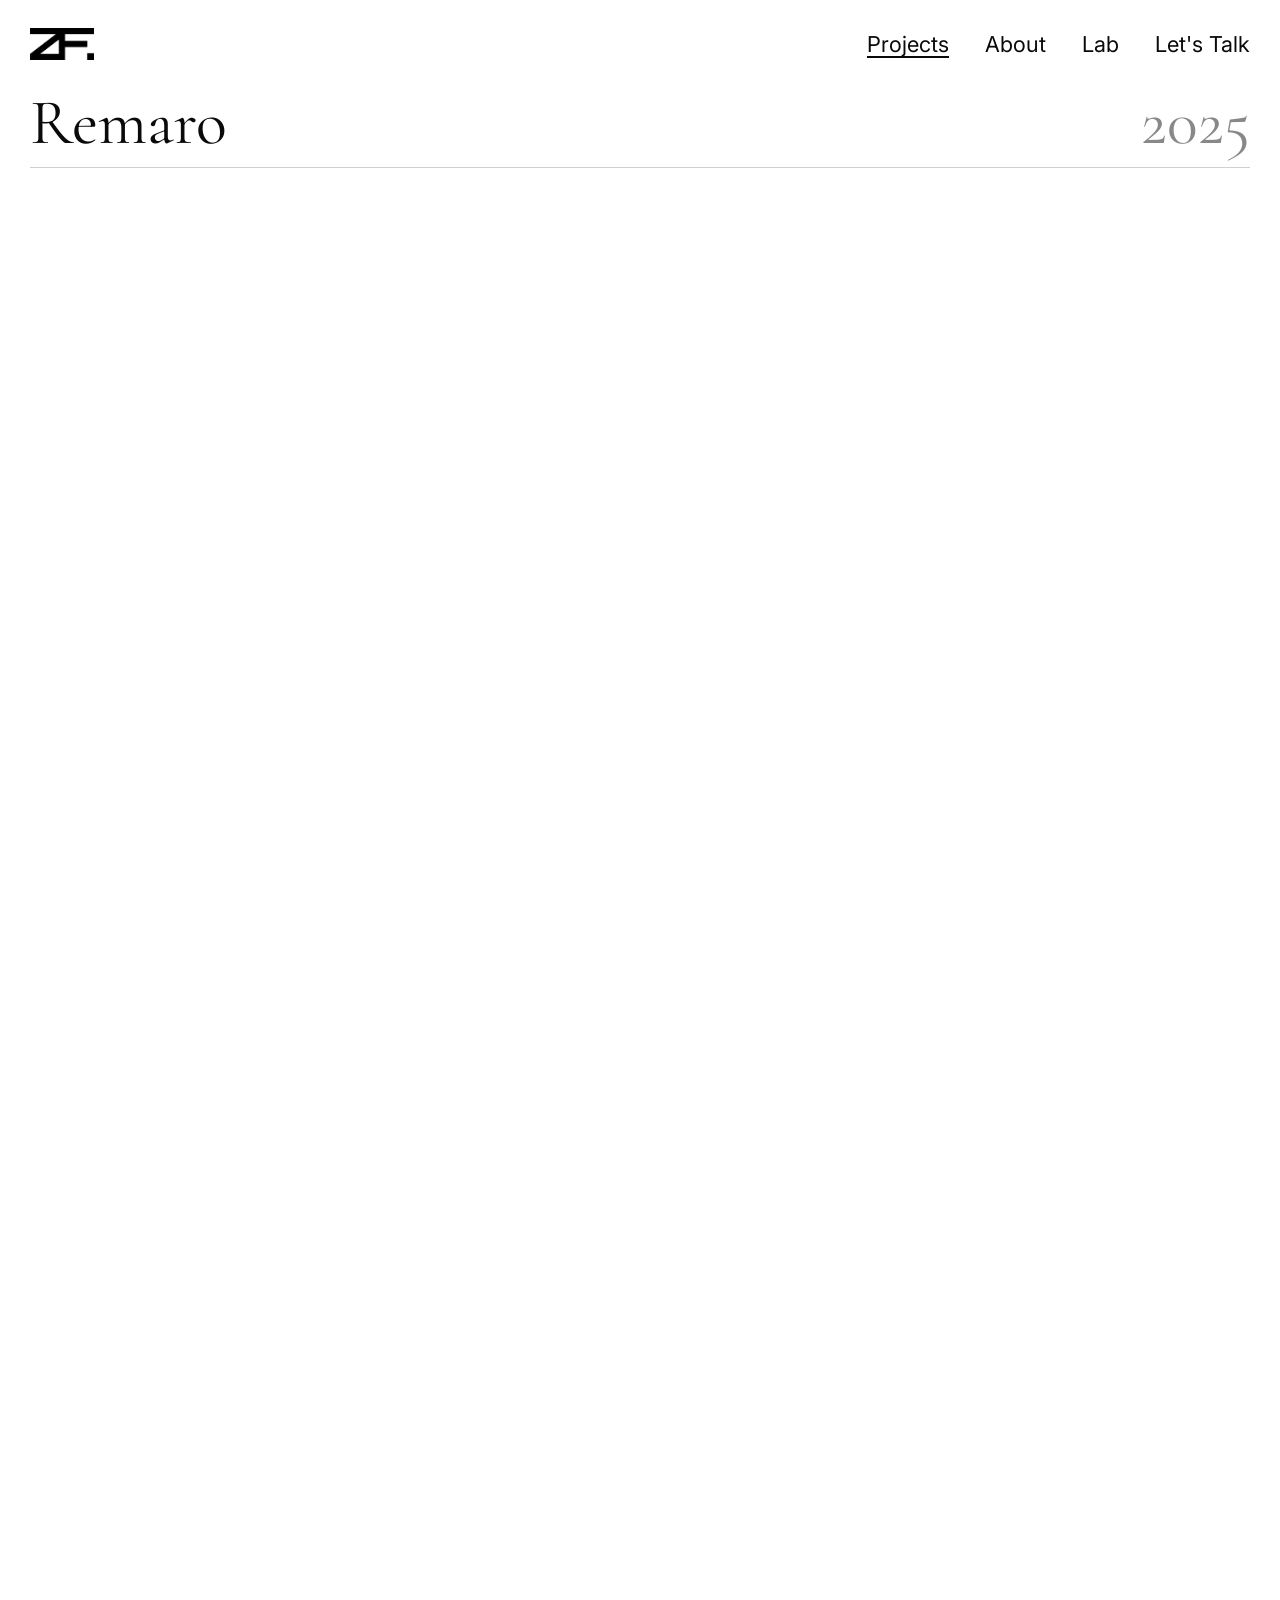
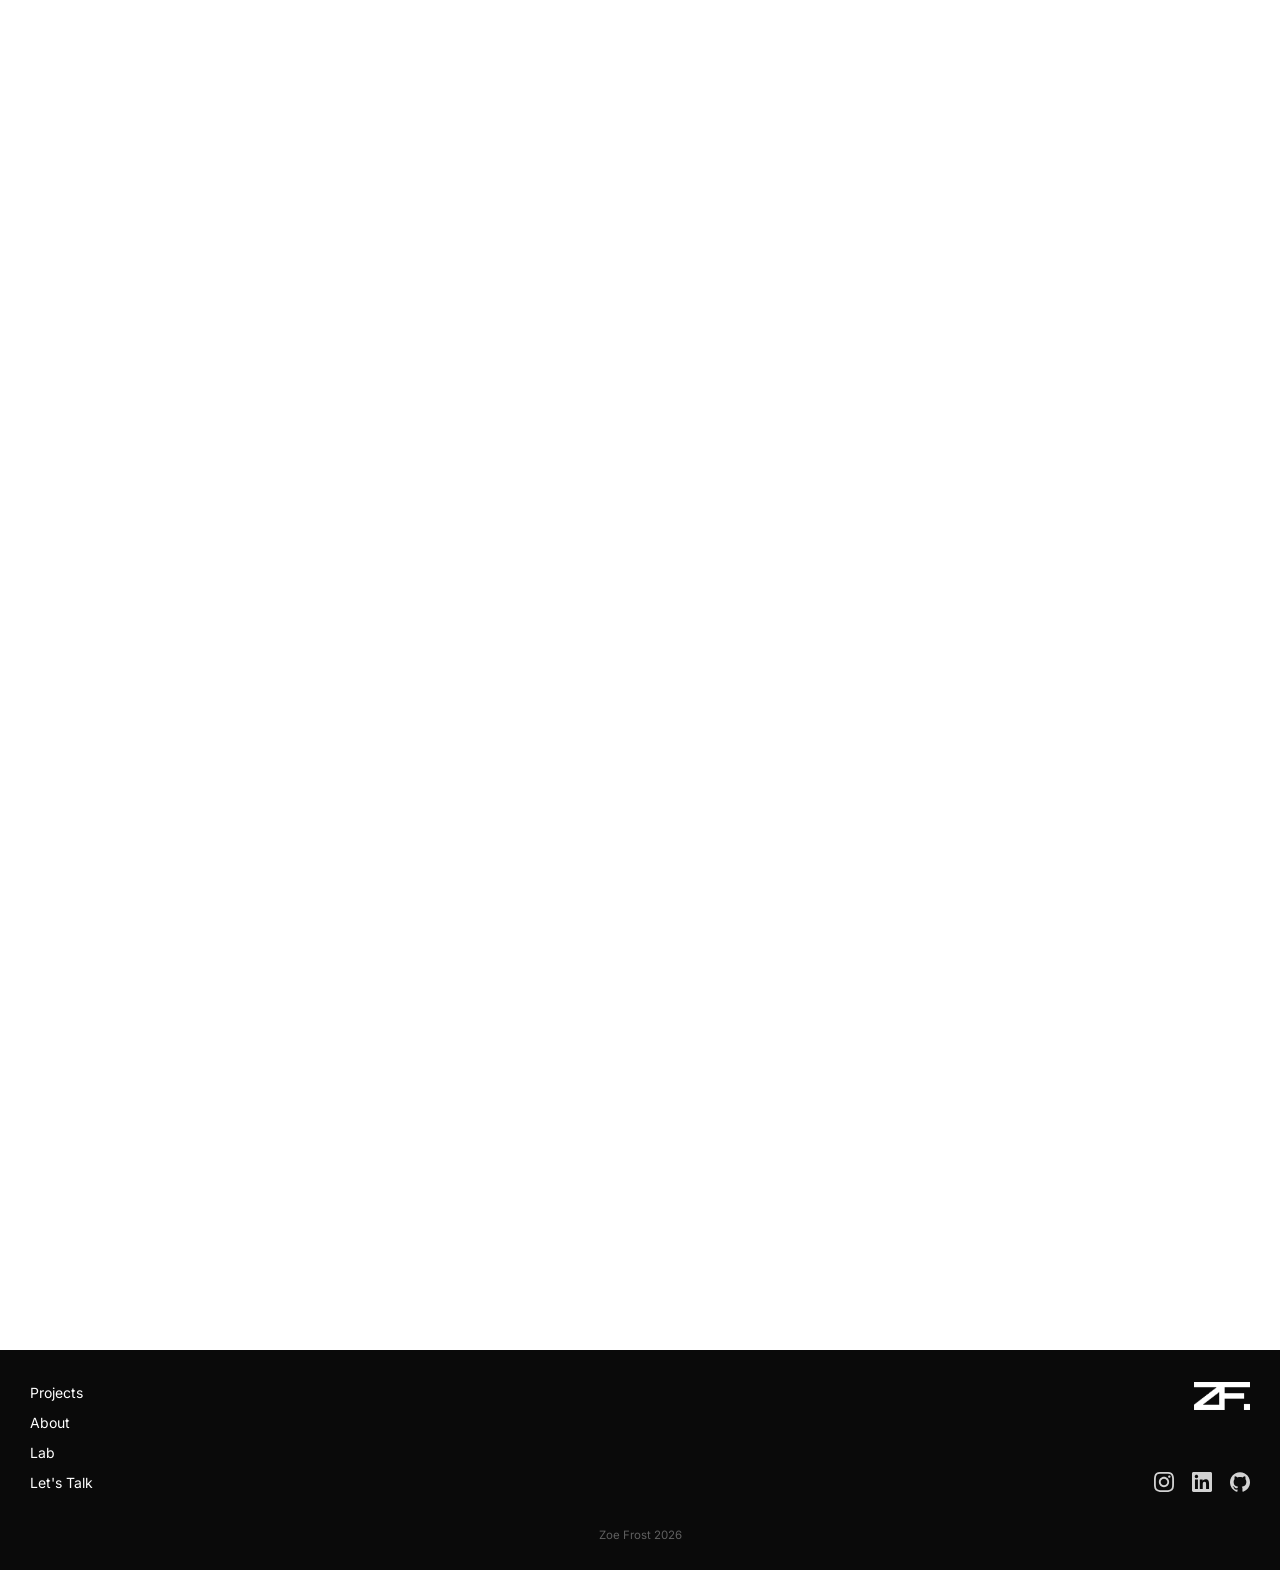
<file: project-remaro.html>
<!DOCTYPE html>
<html lang="en">
<head>
  <meta charset="UTF-8" />
  <meta name="viewport" content="width=device-width, initial-scale=1.0" />
  <title>Remaro — Zoe Frost</title>
  <link rel="preconnect" href="https://fonts.googleapis.com" />
  <link rel="preconnect" href="https://fonts.gstatic.com" crossorigin />
  <link href="https://fonts.googleapis.com/css2?family=Cormorant+Garamond:ital,wght@0,300;0,400;1,300&family=Inter:wght@300;400;500;600&display=swap" rel="stylesheet" />
  <style>
    *, *::before, *::after { box-sizing: border-box; margin: 0; padding: 0; }

    :root {
      --serif: 'IvyPresto Display', 'Cormorant Garamond', Georgia, serif;
      --sans: 'Inter', -apple-system, sans-serif;
      --black: #0a0a0a;
      --white: #ffffff;
      --gray: #888888;
      --nav-h: 56px;
      --pad: 30px;
    }

    body { font-family: var(--sans); color: var(--black); background: var(--white); }

    /* ── NAV ── */
    nav {
      position: fixed; top: 0; left: 0; right: 0;
      height: calc(var(--nav-h) + 16px);
      display: flex; align-items: center; justify-content: space-between;
      padding: 16px var(--pad) 0;
      background: rgba(255,255,255,0.96);
      backdrop-filter: blur(10px); -webkit-backdrop-filter: blur(10px);
      z-index: 100;
    }
    .logo { text-decoration: none; }
    .nav-links { display: flex; gap: 36px; list-style: none; }
    .nav-links li a { font-family: var(--sans); font-size: clamp(14px, 1.71vw, 24px); font-weight: 400; color: var(--black); text-decoration: none; transition: opacity 0.15s; }
    .nav-links li a:hover, .nav-links li a.active { text-decoration: underline; text-underline-offset: 4px; }

    /* ── PAGE WRAPPER ── */
    .page { padding: 0 var(--pad); padding-top: calc(var(--nav-h) + 28px); }

    /* ── TITLE ROW ── */
    .case-header { display: flex; align-items: baseline; justify-content: space-between; padding-bottom: 6px; }
    .case-title { font-family: var(--serif); font-weight: 400; font-size: 64px; line-height: 1.05; }
    .case-year  { font-family: var(--serif); font-weight: 400; font-size: 64px; color: var(--gray); }

    hr.rule { border: none; border-top: 1px solid #d0d0d0; }
    hr.rule-light { border: none; border-top: 1px solid #e8e8e8; }

    /* ── HERO IMAGE ── */
    .hero-wrap { margin: 16px 0 0; line-height: 0; height: clamp(400px, 72vh, 780px); overflow: hidden; border-radius: 40px; clip-path: inset(0 round 40px); }
    .hero-wrap img { width: 100%; height: 100%; display: block; object-fit: cover; object-position: center center; }

    /* ── TYPOGRAPHY ── */
    .sec-h { font-family: var(--sans); font-weight: 500; font-size: clamp(16px, 2.2vw, 24px); margin-bottom: 14px; }
    .body  { font-family: 'Inter', sans-serif; font-size: clamp(13px, 1.4vw, 16px); font-weight: 400; line-height: 1.8; color: var(--black); }
    .body + .body { margin-top: 1em; }

    /* ── SECTION BLOCK ── */
    .s { padding: clamp(36px, 5vw, 72px) 0; }
    .s-sm { padding: clamp(20px, 3vw, 40px) 0; }

    /* ── TWO-COL ── */
    .two { display: grid; grid-template-columns: 1fr 1fr; gap: clamp(32px, 5vw, 72px); align-items: end; }
    .sq-img { aspect-ratio: 1/1; overflow: hidden; border-radius: 40px; clip-path: inset(0 round 40px); }
    .sq-img img { width: 100%; height: 100%; display: block; object-fit: cover; }

    /* ── OVERVIEW GRID ── */
    .overview-grid { display: grid; grid-template-columns: 1fr 1fr; gap: clamp(24px, 4vw, 56px); margin-top: clamp(24px, 3vw, 40px); align-items: end; }
    .meta-col .lbl { font-family: 'Inter', sans-serif; font-size: clamp(14px, 1.8vw, 20px); font-weight: 500; color: var(--black); margin-bottom: 8px; }
    .meta-col .val { font-family: 'Inter', sans-serif; font-size: clamp(13px, 1.4vw, 16px); font-weight: 400; line-height: 1.8; color: var(--black); }

    /* ── BULLET LIST ── */
    .star-list { list-style: none; margin-top: 14px; }
    .star-list li { display: flex; gap: 10px; margin-bottom: 8px; font-family: var(--sans); font-size: clamp(13px, 1.4vw, 16px); line-height: 1.7; }
    .star-list li::before { content: '∗'; color: var(--gray); flex-shrink: 0; margin-top: 1px; }

    /* ── CASE NAV ── */
    .case-nav { border-top: 1px solid var(--black); padding: clamp(20px, 3vw, 40px) 0; margin-top: clamp(36px, 5vw, 64px); }
    .case-nav-inner { display: flex; justify-content: space-between; }
    .case-nav-link { font-family: var(--sans); font-size: clamp(13px, 1.2vw, 15px); color: var(--black); text-decoration: none; display: flex; align-items: center; gap: 8px; transition: opacity 0.2s; }
    .case-nav-link:hover { opacity: 0.45; }

    /* ── REVEAL ── */
    .reveal { opacity: 0; filter: brightness(0.2) blur(2px); transform: translateY(12px); transition: opacity 0.9s cubic-bezier(0.4,0,0.2,1), filter 0.9s cubic-bezier(0.4,0,0.2,1), transform 0.9s cubic-bezier(0.4,0,0.2,1); }
    .reveal.in-view { opacity: 1; filter: brightness(1) blur(0); transform: translateY(0); }

    /* ── FOOTER ── */
    footer { background: var(--black); color: var(--white); padding: 32px var(--pad) 28px; }
    .footer-inner { display: flex; justify-content: space-between; align-items: stretch; }
    .footer-nav { list-style: none; display: flex; flex-direction: column; gap: 10px; }
    .footer-nav li a { font-family: var(--sans); font-size: 14px; color: var(--white); text-decoration: none; transition: opacity 0.2s; }
    .footer-nav li a:hover { opacity: 0.45; }
    .footer-socials { display: flex; gap: 18px; align-items: center; align-self: flex-end; }
    .footer-socials a { color: var(--white); display: flex; align-items: center; opacity: 0.82; transition: opacity 0.2s; }
    .footer-socials a:hover { opacity: 1; }
    .social-icon { width: 20px; height: 20px; fill: currentColor; }
    .footer-copy { text-align: center; font-size: 11.5px; color: rgba(255,255,255,0.35); margin-top: 36px; }

    /* ── RESPONSIVE ── */
    @media (max-width: 900px) {
      :root { --pad: 24px; }
      .two, .overview-grid { grid-template-columns: 1fr; gap: 28px; }
      .two .swap { order: -1; }
      .overview-grid > div:last-child { order: -1; }
      .sq-img { aspect-ratio: 4/3; }
    }
    @media (max-width: 600px) {
      :root { --pad: 16px; }
      .nav-links { gap: 14px; }
      .nav-links li a { font-size: 13px; }
      .case-header { flex-direction: column; gap: 0; }
      .sq-img { aspect-ratio: 1/1; }
      .footer-inner { flex-direction: column; gap: 28px; }
      .footer-inner > div { flex-direction: row !important; justify-content: space-between; width: 100%; align-items: center; }
    }

    /* ── HAMBURGER / MOBILE MENU ── */
    .hamburger {
      display: none;
      flex-direction: column;
      justify-content: center;
      gap: 5px;
      background: none;
      border: none;
      cursor: pointer;
      padding: 4px;
      z-index: 300;
      position: relative;
    }
    .hamburger span {
      display: block;
      width: 24px;
      height: 1.5px;
      background: var(--black);
      transition: transform 0.3s ease, opacity 0.2s ease, background 0.25s ease;
      transform-origin: center;
    }
    .hamburger.open span:nth-child(1) { transform: translateY(6.5px) rotate(45deg); }
    .hamburger.open span:nth-child(2) { opacity: 0; transform: scaleX(0); }
    .hamburger.open span:nth-child(3) { transform: translateY(-6.5px) rotate(-45deg); }
    .mobile-menu {
      display: none;
      position: fixed;
      inset: 0;
      background: var(--white);
      z-index: 200;
      flex-direction: column;
      align-items: flex-start;
      justify-content: flex-start;
      padding: calc(var(--nav-h) + 48px) var(--pad) var(--pad);
    }
    .mobile-menu.open { display: flex; }
    .mobile-menu-title {
      font-family: 'IvyPresto Display', Georgia, serif;
      font-size: clamp(52px, 18vw, 80px);
      font-weight: 400;
      color: var(--black);
      line-height: 1;
      margin-bottom: clamp(28px, 8vw, 52px);
      display: block;
    }
    .mobile-menu a {
      font-family: var(--sans);
      font-size: clamp(20px, 5.5vw, 32px);
      font-weight: 400;
      color: var(--black);
      text-decoration: none;
      padding: clamp(14px, 3.5vw, 22px) 0;
      border-bottom: 1px solid rgba(10,10,10,0.12);
      width: 100%;
      transition: opacity 0.2s;
    }
    .mobile-menu a:last-child { border-bottom: none; }
    .mobile-menu-close {
      position: absolute;
      top: 22px;
      right: var(--pad);
      background: none;
      border: none;
      cursor: pointer;
      padding: 4px;
      width: 32px;
      height: 32px;
      display: flex;
      align-items: center;
      justify-content: center;
    }
    .mobile-menu-close span {
      position: absolute;
      width: 22px;
      height: 1.5px;
      background: var(--black);
    }
    .mobile-menu-close span:nth-child(1) { transform: rotate(45deg); }
    .mobile-menu-close span:nth-child(2) { transform: rotate(-45deg); }
    .mobile-menu a:hover { opacity: 0.5; }
    @media (max-width: 600px) {
      .nav-links { display: none !important; }
      .hamburger { display: flex; }
    }
  </style>
</head>
<body>

  <!-- ── NAV ── -->
  <nav>
    <a class="logo" href="index.html">
      <img src="Zoe-logo.png" alt="Zoe Frost" style="height:clamp(18px, 2.8vw, 32px);width:auto;display:block;" />
    </a>
    <ul class="nav-links">
      <li><a href="projects.html" class="active">Projects</a></li>
      <li><a href="about.html">About</a></li>
      <li><a href="lab.html">Lab</a></li>
      <li><a href="mailto:contact@zoefrostdesign.com">Let's Talk</a></li>
    </ul>
    <button class="hamburger" aria-label="Open menu">
      <span></span><span></span><span></span>
    </button>
  </nav>

  <div class="page">

    <!-- ── TITLE ROW ── -->
    <div class="case-header">
      <h1 class="case-title">Remaro</h1>
      <span class="case-year">2025</span>
    </div>
    <hr class="rule" />

    <!-- ── HERO IMAGE ── -->
    <div class="hero-wrap reveal">
      <img src="remaro-image/ro-10.png" alt="Billboard on building showing Remaro advertisement" style="object-position:center 35%;" />
    </div>

    <!-- ── OVERVIEW ── -->
    <div class="s reveal" style="padding-top: 24px;">
      <h2 class="sec-h">Overview</h2>
      <p class="body">Remaro is an enterprise designed to help young women feel guilt free about shopping and lessen the material waste we see harming our environment. Through this project, I aimed to create a way for young women in New Zealand to recycle and buy clothing at discounted prices in an economy where the price keeps rising.</p>

      <hr class="rule-light" style="margin: clamp(28px,4vw,52px) 0;" />

      <div class="overview-grid">
        <div style="display:flex; gap:48px; align-items:flex-start;">
          <div class="meta-col">
            <p class="lbl">Role</p>
            <p class="val">UX / UI Designer<br>Graphic Designer<br>Developer</p>
          </div>
          <div class="meta-col">
            <p class="lbl">Team</p>
            <p class="val">Solo Project</p>
          </div>
        </div>
        <div style="aspect-ratio:1/1; overflow:hidden; border-radius:40px; clip-path:inset(0 round 40px);">
          <img src="remaro-image/ro-2.png" alt="Laptop, tablet and phone mockups showing Remaro on pink background" style="width:100%;height:100%;object-fit:cover;display:block;" />
        </div>
      </div>
    </div>

    <hr class="rule-light" />

    <!-- ── THE CHALLENGE: image left, text right ── -->
    <div class="s">
      <div class="two reveal">
        <div>
          <div class="sq-img"><img src="remaro-image/ro-3.png" alt="Two phones showing Remaro home and Recycle screens" /></div>
        </div>
        <div>
          <h2 class="sec-h">The challenge</h2>
          <p class="body">Challenge was to create a new enterprise that addressed a problem in New Zealand and create a website and brand that supported the solution.</p>
          <p class="body">For me, this was to find a way to lessen the burden of material waste on our environment.</p>
        </div>
      </div>
    </div>

    <hr class="rule-light" />

    <!-- ── THE PROBLEM: text left, image right ── -->
    <div class="s">
      <div class="two reveal">
        <div>
          <h2 class="sec-h">The problem</h2>
          <p class="body">How can we prevent young women in New Zealand from over consuming fast fashion and convince them to recycle clothing as well as buy used clothing items through the use of an enterprise.</p>
        </div>
        <div class="swap">
          <div class="sq-img"><img src="remaro-image/ro-4.png" alt="Two phones on black background showing Recycle and Step 1 screens" /></div>
        </div>
      </div>
    </div>

    <hr class="rule-light" />

    <!-- ── FINDINGS: image left, text right ── -->
    <div class="s">
      <div class="two reveal">
        <div>
          <div class="sq-img"><img src="remaro-image/ro-5.png" alt="Two phones on black background showing Step 1 and Step 2 screens" /></div>
        </div>
        <div>
          <h2 class="sec-h">Findings</h2>
          <p class="body">Through research, I found key insights into what was causing such a high intake of fast fashion. This included the following:</p>
          <ul class="star-list">
            <li>People are buying fast fashion because it's often the most accessible and affordable option</li>
            <li>Sustainable brands are too expensive and there aren't many options</li>
            <li>As consumers, we have no incentive to properly dispose of old garments outside of op shops</li>
          </ul>
        </div>
      </div>
    </div>

    <hr class="rule-light" />

    <!-- ── IDEATION: text left, image right ── -->
    <div class="s">
      <div class="two reveal">
        <div>
          <h2 class="sec-h">Ideation</h2>
          <p class="body">During the ideation phase for this project, I explored how sustainability could become more engaging rather than restrictive for the users and how I could implement a rewards type system into the design where users felt encouraged to recycle due to having an incentive.</p>
          <p class="body">I also investigated current systems and op shops that are supporting material waste, however, most of the time users had low expectations due to the style of clothing, or the high cost of some more boutique op shops.</p>
        </div>
        <div class="swap">
          <div class="sq-img"><img src="remaro-image/ro-6.png" alt="Phone mockups on dark grey background showing Info and FAQ screens" /></div>
        </div>
      </div>
    </div>

    <hr class="rule-light" />

    <!-- ── THE SOLUTION: image left, text right ── -->
    <div class="s">
      <div class="two reveal">
        <div>
          <div class="sq-img"><img src="remaro-image/ro-7.png" alt="Bus stop with Remaro billboard advertisement" /></div>
        </div>
        <div>
          <h2 class="sec-h">The solution</h2>
          <p class="body">My solution to this "new enterprise" brief was Remaro, a fashion enterprise that allows the users to send in unwanted or old clothing items that they can recycle and then re-work them into new clothing. In return, the users are reimbursed for shipping as well as rewarded with a discount on the clothing that they sell.</p>
          <p class="body">This will give the users the incentive to buy from Remaro and continue the cycle of recycling, re-working, and buying.</p>
        </div>
      </div>
    </div>

    <hr class="rule-light" />

    <!-- ── APPROACH: text left, image right ── -->
    <div class="s">
      <div class="two reveal">
        <div>
          <h2 class="sec-h">Approach</h2>
          <p class="body">The approach I took with creating Remaro focused heavily on researching the relationship between sustainable fashion and its affordability for young women in New Zealand, and comparing that with fast fashion. I explored how a reward based system could encourage more sustainable shopping habits while also creating a brand experience that felt modern, accessible, and comfortable.</p>
          <p class="body">The approach also included the following:</p>
          <ul class="star-list">
            <li>Branding</li>
            <li>Sketching</li>
            <li>User testing</li>
            <li>Paper prototyping</li>
            <li>Lo-fi prototyping</li>
            <li>Feedback</li>
            <li>Coding</li>
          </ul>
        </div>
        <div class="swap">
          <div class="sq-img"><img src="remaro-image/ro-8.png" alt="Collage of Remaro screens at angle" style="transform:scale(1.005);" /></div>
        </div>
      </div>
    </div>

    <hr class="rule-light" />

    <!-- ── THE OUTCOME: image left, text right ── -->
    <div class="s">
      <div class="two reveal">
        <div>
          <div class="sq-img"><img src="remaro-image/ro-9.jpg" alt="Black background with laptop and phone showing Remaro website" style="transform:scale(1.01);" /></div>
        </div>
        <div>
          <h2 class="sec-h">The Outcome</h2>
          <p class="body">The outcome of this project was a successful full prototype, two coded flows of the website, and branding for a new enterprise that encourages young women to shop sustainably through a discount based system. This project created a successful cycle with 80% of the audience claiming they were more likely to recycle with Remaro.</p>
        </div>
      </div>
    </div>

    <!-- ── FINAL IMAGE (hero-style) ── -->
    <div class="s-sm reveal">
      <div style="line-height:0;height:clamp(560px,95vh,1100px);overflow:hidden;border-radius:40px;clip-path:inset(0 round 40px);">
        <img src="remaro-image/ro-1.png" alt="Hand holding phone showing Remaro app" style="width:100%;height:100%;display:block;object-fit:cover;object-position:center 35%;transform:scale(1.01);" />
      </div>
    </div>

    <!-- ── CASE NAVIGATION ── -->
    <div class="case-nav reveal">
      <div class="case-nav-inner">
        <a class="case-nav-link" href="projects.html">← Back to projects</a>
        <a class="case-nav-link" href="project-remnant.html">Next project →</a>
      </div>
    </div>

  </div><!-- /page -->

  <!-- ── FOOTER ── -->
  <footer>
    <div class="footer-inner">
      <ul class="footer-nav">
        <li><a href="projects.html">Projects</a></li>
        <li><a href="about.html">About</a></li>
        <li><a href="lab.html">Lab</a></li>
        <li><a href="mailto:contact@zoefrostdesign.com">Let's Talk</a></li>
      </ul>
      <div style="display:flex;flex-direction:column;justify-content:space-between;align-items:flex-end;align-self:stretch;">
        <img src="Zoe-logo.png" alt="Zoe Frost" style="height:28px;width:auto;filter:brightness(0) invert(1);" />
        <div class="footer-socials">
          <a href="https://www.instagram.com/zoedfrost" target="_blank" title="Instagram">
            <svg class="social-icon" viewBox="0 0 24 24"><path d="M12 2.163c3.204 0 3.584.012 4.85.07 3.252.148 4.771 1.691 4.919 4.919.058 1.265.069 1.645.069 4.849 0 3.205-.012 3.584-.069 4.849-.149 3.225-1.664 4.771-4.919 4.919-1.266.058-1.644.07-4.85.07-3.204 0-3.584-.012-4.849-.07-3.26-.149-4.771-1.699-4.919-4.92-.058-1.265-.07-1.644-.07-4.849 0-3.204.013-3.583.07-4.849.149-3.227 1.664-4.771 4.919-4.919 1.266-.057 1.645-.069 4.849-.069zm0-2.163c-3.259 0-3.667.014-4.947.072-4.358.2-6.78 2.618-6.98 6.98-.059 1.281-.073 1.689-.073 4.948 0 3.259.014 3.668.072 4.948.2 4.358 2.618 6.78 6.98 6.98 1.281.058 1.689.072 4.948.072 3.259 0 3.668-.014 4.948-.072 4.354-.2 6.782-2.618 6.979-6.98.059-1.28.073-1.689.073-4.948 0-3.259-.014-3.667-.072-4.947-.196-4.354-2.617-6.78-6.979-6.98-1.281-.059-1.69-.073-4.949-.073zm0 5.838c-3.403 0-6.162 2.759-6.162 6.162s2.759 6.163 6.162 6.163 6.162-2.759 6.162-6.163c0-3.403-2.759-6.162-6.162-6.162zm0 10.162c-2.209 0-4-1.79-4-4 0-2.209 1.791-4 4-4s4 1.791 4 4c0 2.21-1.791 4-4 4zm6.406-11.845c-.796 0-1.441.645-1.441 1.44s.645 1.44 1.441 1.44c.795 0 1.439-.645 1.439-1.44s-.644-1.44-1.439-1.44z"/></svg>
          </a>
          <a href="https://www.linkedin.com/in/zoe-frost-a4a935286" target="_blank" title="LinkedIn">
            <svg class="social-icon" viewBox="0 0 24 24"><path d="M20.447 20.452h-3.554v-5.569c0-1.328-.027-3.037-1.852-3.037-1.853 0-2.136 1.445-2.136 2.939v5.667H9.351V9h3.414v1.561h.046c.477-.9 1.637-1.85 3.37-1.85 3.601 0 4.267 2.37 4.267 5.455v6.286zM5.337 7.433c-1.144 0-2.063-.926-2.063-2.065 0-1.138.92-2.063 2.063-2.063 1.14 0 2.064.925 2.064 2.063 0 1.139-.925 2.065-2.064 2.065zm1.782 13.019H3.555V9h3.564v11.452zM22.225 0H1.771C.792 0 0 .774 0 1.729v20.542C0 23.227.792 24 1.771 24h20.451C23.2 24 24 23.227 24 22.271V1.729C24 .774 23.2 0 22.222 0h.003z"/></svg>
          </a>
          <a href="https://github.com/Zoe-Frost" target="_blank" title="GitHub">
            <svg class="social-icon" viewBox="0 0 24 24"><path d="M12 .297c-6.63 0-12 5.373-12 12 0 5.303 3.438 9.8 8.205 11.385.6.113.82-.258.82-.577 0-.285-.01-1.04-.015-2.04-3.338.724-4.042-1.61-4.042-1.61C4.422 18.07 3.633 17.7 3.633 17.7c-1.087-.744.084-.729.084-.729 1.205.084 1.838 1.236 1.838 1.236 1.07 1.835 2.809 1.305 3.495.998.108-.776.417-1.305.76-1.605-2.665-.3-5.466-1.332-5.466-5.93 0-1.31.465-2.38 1.235-3.22-.135-.303-.54-1.523.105-3.176 0 0 1.005-.322 3.3 1.23.96-.267 1.98-.399 3-.405 1.02.006 2.04.138 3 .405 2.28-1.552 3.285-1.23 3.285-1.23.645 1.653.24 2.873.12 3.176.765.84 1.23 1.91 1.23 3.22 0 4.61-2.805 5.625-5.475 5.92.42.36.81 1.096.81 2.22 0 1.606-.015 2.896-.015 3.286 0 .315.21.69.825.57C20.565 22.092 24 17.592 24 12.297c0-6.627-5.373-12-12-12"/></svg>
          </a>
        </div>
      </div>
    </div>
    <p class="footer-copy">Zoe Frost 2026</p>
  </footer>

  <script>
    const revealObserver = new IntersectionObserver((entries) => {
      entries.forEach(entry => {
        if (entry.intersectionRatio >= 0.15) entry.target.classList.add('in-view');
        else entry.target.classList.remove('in-view');
      });
    }, { threshold: [0, 0.1, 0.15, 0.3, 0.5] });
    document.querySelectorAll('.reveal').forEach(el => revealObserver.observe(el));

    // Hamburger menu
    document.addEventListener('DOMContentLoaded', () => {
      const hamburger = document.querySelector('.hamburger');
      const mobileMenu = document.querySelector('.mobile-menu');
      if (hamburger && mobileMenu) {
        hamburger.addEventListener('click', () => {
          hamburger.classList.toggle('open');
          mobileMenu.classList.toggle('open');
          document.body.style.overflow = mobileMenu.classList.contains('open') ? 'hidden' : '';
        });
        const closeBtn = mobileMenu.querySelector('.mobile-menu-close');
        if (closeBtn) {
          closeBtn.addEventListener('click', () => {
            hamburger.classList.remove('open');
            mobileMenu.classList.remove('open');
            document.body.style.overflow = '';
          });
        }
        mobileMenu.querySelectorAll('a').forEach(link => {
          link.addEventListener('click', () => {
            hamburger.classList.remove('open');
            mobileMenu.classList.remove('open');
            document.body.style.overflow = '';
          });
        });
      }
    });
  </script>

  <!-- ── MOBILE MENU ── -->
  <div class="mobile-menu">
    <button class="mobile-menu-close" aria-label="Close menu"><span></span><span></span></button>
    <span class="mobile-menu-title">Menu</span>
    <a href="index.html">Home</a>
    <a href="projects.html">Projects</a>
    <a href="about.html">About</a>
    <a href="lab.html">Lab</a>
    <a href="mailto:contact@zoefrostdesign.com">Let's Talk</a>
  </div>

</body>
</html>
</file>
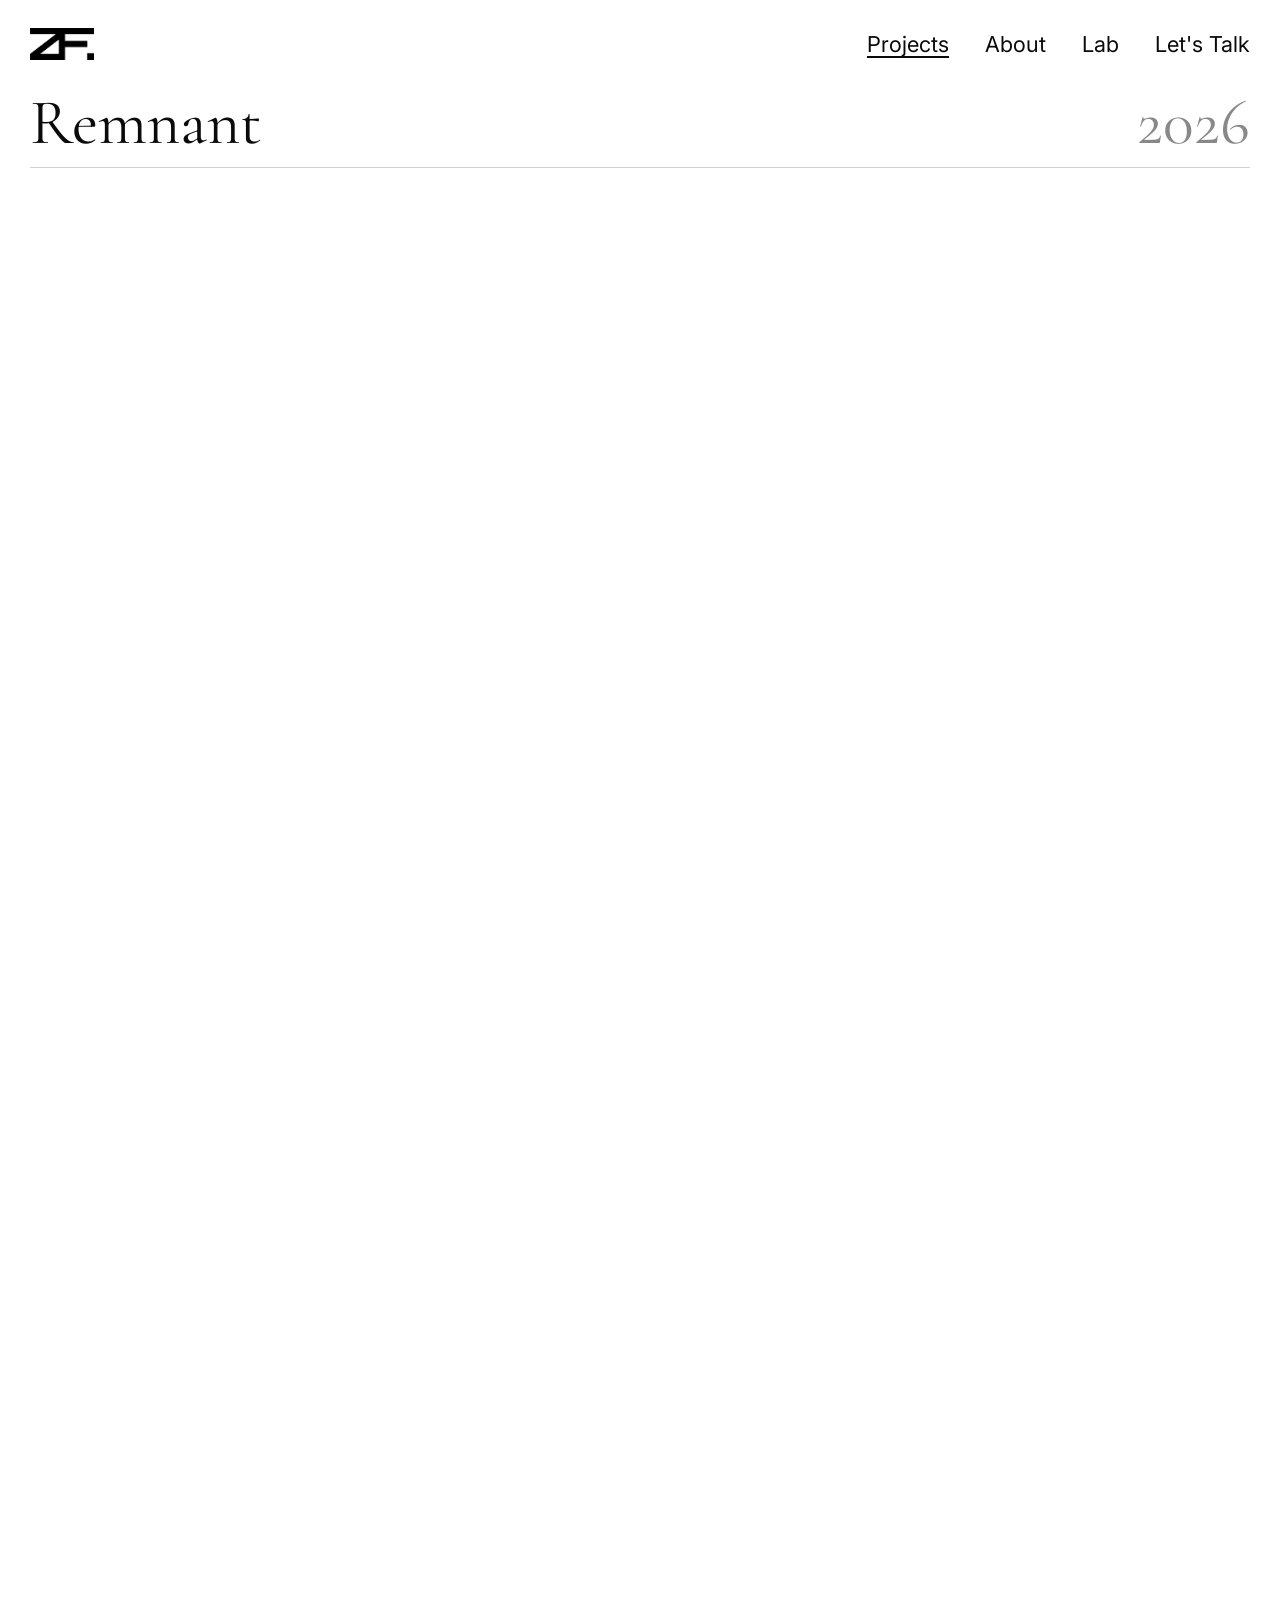
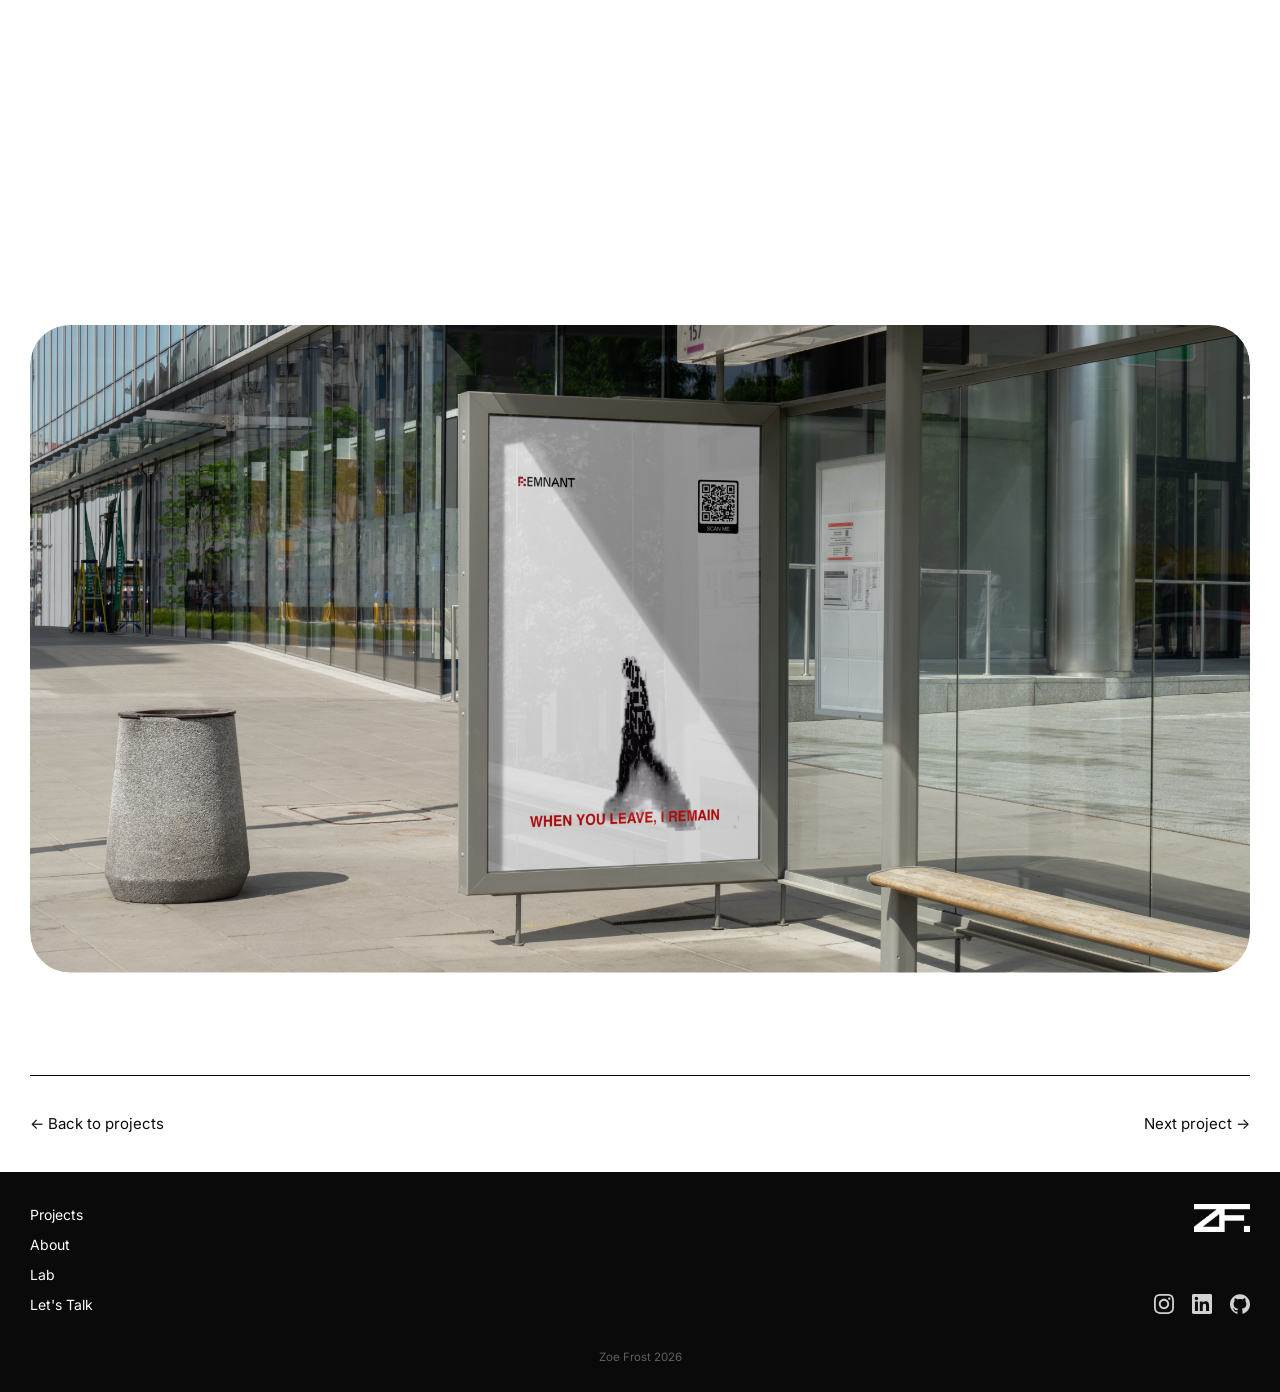
<file: project-remnant.html>
<!DOCTYPE html>
<html lang="en">
<head>
  <meta charset="UTF-8" />
  <meta name="viewport" content="width=device-width, initial-scale=1.0" />
  <title>Remnant — Zoe Frost</title>
  <link rel="preconnect" href="https://fonts.googleapis.com" />
  <link rel="preconnect" href="https://fonts.gstatic.com" crossorigin />
  <link href="https://fonts.googleapis.com/css2?family=Cormorant+Garamond:ital,wght@0,300;0,400;1,300&family=Inter:wght@300;400;500;600&display=swap" rel="stylesheet" />
  <style>
    *, *::before, *::after { box-sizing: border-box; margin: 0; padding: 0; }

    :root {
      --serif: 'IvyPresto Display', 'Cormorant Garamond', Georgia, serif;
      --sans: 'Inter', -apple-system, sans-serif;
      --black: #0a0a0a;
      --white: #ffffff;
      --gray: #888888;
      --max-w: 1200px;
      --nav-h: 56px;
      --pad: 30px;
    }

    body { font-family: var(--sans); color: var(--black); background: var(--white); }

    /* ── NAV ── */
    nav {
      position: fixed; top: 0; left: 0; right: 0;
      height: calc(var(--nav-h) + 16px);
      display: flex; align-items: center; justify-content: space-between;
      padding: 16px var(--pad) 0;
      background: rgba(255,255,255,0.96);
      backdrop-filter: blur(10px); -webkit-backdrop-filter: blur(10px);
      z-index: 100;
    }
    .logo { text-decoration: none; }
    .nav-links { display: flex; gap: 36px; list-style: none; }
    .nav-links li a { font-family: var(--sans); font-size: clamp(14px, 1.71vw, 24px); font-weight: 400; color: var(--black); text-decoration: none; transition: opacity 0.15s; }
    .nav-links li a:hover, .nav-links li a.active { text-decoration: underline; text-underline-offset: 4px; }

    /* ── PAGE WRAPPER ── */
    .page {
      padding: 0 var(--pad);
      padding-top: calc(var(--nav-h) + 28px);
    }

    /* ── TITLE ROW ── */
    .case-header { display: flex; align-items: baseline; justify-content: space-between; padding-bottom: 6px; }
    .case-title { font-family: var(--serif); font-weight: 400; font-size: 64px; line-height: 1.05; }
    .case-year  { font-family: var(--serif); font-weight: 400; font-size: 64px; color: var(--gray); }

    hr.rule { border: none; border-top: 1px solid #d0d0d0; }
    hr.rule-light { border: none; border-top: 1px solid #e8e8e8; }

    /* ── HERO IMAGE ── */
    .hero-wrap { margin: 16px 0 0; line-height: 0; height: clamp(400px, 72vh, 780px); overflow: hidden; border-radius: 40px; clip-path: inset(0 round 40px); }
    .hero-wrap img { width: 100%; height: 100%; display: block; object-fit: cover; object-position: center 100%; }

    /* ── TYPOGRAPHY ── */
    .sec-h { font-family: var(--sans); font-weight: 500; font-size: clamp(16px, 2.2vw, 24px); margin-bottom: 14px; }
    .body  { font-family: 'Inter', sans-serif; font-size: clamp(13px, 1.4vw, 16px); font-weight: 400; line-height: 1.8; color: var(--black); }
    .body + .body { margin-top: 1em; }

    /* ── ROUNDED IMAGE ── */
    .r-img { width: 100%; display: block; border-radius: 14px; object-fit: cover; }

    /* ── SECTION BLOCK ── */
    .s { padding: clamp(36px, 5vw, 72px) 0; }
    .s-sm { padding: clamp(20px, 3vw, 40px) 0; }

    /* ── TWO-COL: equal halves ── */
    .two { display: grid; grid-template-columns: 1fr 1fr; gap: clamp(32px, 5vw, 72px); align-items: end; }
    .sq-img { aspect-ratio: 1/1; overflow: hidden; border-radius: 40px; clip-path: inset(0 round 40px); }
    .sq-img img { width: 100%; height: 100%; display: block; object-fit: cover; }

    /* ── OVERVIEW ROLE/TEAM + IMAGE GRID ── */
    .overview-grid { display: grid; grid-template-columns: 1fr 1fr; gap: clamp(24px, 4vw, 56px); margin-top: clamp(24px, 3vw, 40px); align-items: end; }

    .meta-block { display: flex; gap: 48px; }
    .meta-col .lbl { font-family: 'Inter', sans-serif; font-size: clamp(14px, 1.8vw, 20px); font-weight: 500; color: var(--black); margin-bottom: 8px; }
    .meta-col .val { font-family: 'Inter', sans-serif; font-size: clamp(13px, 1.4vw, 16px); font-weight: 400; line-height: 1.8; color: var(--black); }

    /* ── BULLET LIST ── */
    .star-list { list-style: none; margin-top: 14px; }
    .star-list li { display: flex; gap: 10px; margin-bottom: 8px; font-family: var(--sans); font-size: clamp(13px, 1.4vw, 16px); line-height: 1.7; }
    .star-list li::before { content: '∗'; color: var(--gray); flex-shrink: 0; margin-top: 1px; }

    /* ── EXT LINK ── */
    .ext-link { display: inline-flex; align-items: center; gap: 6px; font-family: var(--sans); font-size: clamp(13px, 1.15vw, 15px); color: var(--black); text-decoration: underline; text-underline-offset: 3px; transition: opacity 0.2s; }
    .ext-link:hover { opacity: 0.45; }

    /* ── CASE NAV ── */
    .case-nav { border-top: 1px solid var(--black); padding: clamp(20px, 3vw, 40px) 0; margin-top: clamp(36px, 5vw, 64px); }
    .case-nav-inner { display: flex; justify-content: space-between; }
    .case-nav-link { font-family: var(--sans); font-size: clamp(13px, 1.2vw, 15px); color: var(--black); text-decoration: none; display: flex; align-items: center; gap: 8px; transition: opacity 0.2s; }
    .case-nav-link:hover { opacity: 0.45; }

    /* ── SHADOW REVEAL ── */
    .reveal { opacity: 0; filter: brightness(0.2) blur(2px); transform: translateY(12px); transition: opacity 0.9s cubic-bezier(0.4,0,0.2,1), filter 0.9s cubic-bezier(0.4,0,0.2,1), transform 0.9s cubic-bezier(0.4,0,0.2,1); }
    .reveal.in-view { opacity: 1; filter: brightness(1) blur(0); transform: translateY(0); }

    /* ── FOOTER ── */
    footer { background: var(--black); color: var(--white); padding: 32px var(--pad) 28px; }
    .footer-inner { display: flex; justify-content: space-between; align-items: stretch; }
    .footer-nav { list-style: none; display: flex; flex-direction: column; gap: 10px; }
    .footer-nav li a { font-family: var(--sans); font-size: 14px; color: var(--white); text-decoration: none; transition: opacity 0.2s; }
    .footer-nav li a:hover { opacity: 0.45; }
    .footer-socials { display: flex; gap: 18px; align-items: center; align-self: flex-end; }
    .footer-socials a { color: var(--white); display: flex; align-items: center; opacity: 0.82; transition: opacity 0.2s; }
    .footer-socials a:hover { opacity: 1; }
    .social-icon { width: 20px; height: 20px; fill: currentColor; }
    .footer-copy { text-align: center; font-size: 11.5px; color: rgba(255,255,255,0.35); margin-top: 36px; }

    /* ── RESPONSIVE ── */
    @media (max-width: 900px) {
      :root { --pad: 24px; }
      .two, .overview-grid { grid-template-columns: 1fr; gap: 28px; }
      .two .swap { order: -1; }
      .overview-grid .sq-img, .overview-grid > div:last-child { order: -1; }
      .meta-block { gap: 32px; }
      .sq-img { aspect-ratio: 4/3; }
    }
    @media (max-width: 600px) {
      :root { --pad: 16px; }
      .nav-links { gap: 14px; }
      .nav-links li a { font-size: 13px; }
      .case-header { flex-direction: column; gap: 0; }
      .meta-block { flex-direction: column; gap: 20px; }
      .sq-img { aspect-ratio: 1/1; }
      .footer-inner { flex-direction: column; gap: 28px; }
      .footer-inner > div { flex-direction: row !important; justify-content: space-between; width: 100%; align-items: center; }
    }

    /* ── HAMBURGER / MOBILE MENU ── */
    .hamburger {
      display: none;
      flex-direction: column;
      justify-content: center;
      gap: 5px;
      background: none;
      border: none;
      cursor: pointer;
      padding: 4px;
      z-index: 300;
      position: relative;
    }
    .hamburger span {
      display: block;
      width: 24px;
      height: 1.5px;
      background: var(--black);
      transition: transform 0.3s ease, opacity 0.2s ease, background 0.25s ease;
      transform-origin: center;
    }
    .hamburger.open span:nth-child(1) { transform: translateY(6.5px) rotate(45deg); }
    .hamburger.open span:nth-child(2) { opacity: 0; transform: scaleX(0); }
    .hamburger.open span:nth-child(3) { transform: translateY(-6.5px) rotate(-45deg); }
    .mobile-menu {
      display: none;
      position: fixed;
      inset: 0;
      background: var(--white);
      z-index: 200;
      flex-direction: column;
      align-items: flex-start;
      justify-content: flex-start;
      padding: calc(var(--nav-h) + 48px) var(--pad) var(--pad);
    }
    .mobile-menu.open { display: flex; }
    .mobile-menu-title {
      font-family: 'IvyPresto Display', Georgia, serif;
      font-size: clamp(52px, 18vw, 80px);
      font-weight: 400;
      color: var(--black);
      line-height: 1;
      margin-bottom: clamp(28px, 8vw, 52px);
      display: block;
    }
    .mobile-menu a {
      font-family: var(--sans);
      font-size: clamp(20px, 5.5vw, 32px);
      font-weight: 400;
      color: var(--black);
      text-decoration: none;
      padding: clamp(14px, 3.5vw, 22px) 0;
      border-bottom: 1px solid rgba(10,10,10,0.12);
      width: 100%;
      transition: opacity 0.2s;
    }
    .mobile-menu a:last-child { border-bottom: none; }
    .mobile-menu-close {
      position: absolute;
      top: 22px;
      right: var(--pad);
      background: none;
      border: none;
      cursor: pointer;
      padding: 4px;
      width: 32px;
      height: 32px;
      display: flex;
      align-items: center;
      justify-content: center;
    }
    .mobile-menu-close span {
      position: absolute;
      width: 22px;
      height: 1.5px;
      background: var(--black);
    }
    .mobile-menu-close span:nth-child(1) { transform: rotate(45deg); }
    .mobile-menu-close span:nth-child(2) { transform: rotate(-45deg); }
    .mobile-menu a:hover { opacity: 0.5; }
    @media (max-width: 600px) {
      .nav-links { display: none !important; }
      .hamburger { display: flex; }
    }
  </style>
</head>
<body>

  <!-- ── NAV ── -->
  <nav>
    <a class="logo" href="index.html">
      <img src="Zoe-logo.png" alt="Zoe Frost" style="height:clamp(18px, 2.8vw, 32px);width:auto;display:block;" />
    </a>
    <ul class="nav-links">
      <li><a href="projects.html" class="active">Projects</a></li>
      <li><a href="about.html">About</a></li>
      <li><a href="lab.html">Lab</a></li>
      <li><a href="mailto:contact@zoefrostdesign.com">Let's Talk</a></li>
    </ul>
    <button class="hamburger" aria-label="Open menu">
      <span></span><span></span><span></span>
    </button>
  </nav>

  <div class="page">

    <!-- ── TITLE ROW ── -->
    <div class="case-header">
      <h1 class="case-title">Remnant</h1>
      <span class="case-year">2026</span>
    </div>
    <hr class="rule" />

    <!-- ── HERO IMAGE ── -->
    <div class="hero-wrap reveal">
      <img src="rem-images/rem-1-replacement.png" alt="Hand holding phone showing Remnant login screen" />
    </div>

    <!-- ── OVERVIEW: full-width text, then meta + image below ── -->
    <div class="s reveal" style="padding-top: 24px;">
      <h2 class="sec-h">Overview</h2>
      <p class="body">Remnant is a learning and action hub designed to raise awareness around abandoned data and encourage users to take action in preventing their data being leaked. Created by Remote studios, this project explored how a campaign, including UX/UI design, could make a forgotten everyday issue more engaging and understandable in an exciting way.</p>

      <hr class="rule-light" style="margin: clamp(28px,4vw,52px) 0;" />

      <!-- Role / Team + Image -->
      <div class="overview-grid">
        <div style="display:flex; gap:48px; align-items:flex-start; padding-bottom: 0;">
          <div class="meta-col">
            <p class="lbl">Role</p>
            <p class="val">Team Lead<br>UX / UI Designer<br>Developer</p>
          </div>
          <div class="meta-col">
            <p class="lbl">Team</p>
            <p class="val">Remote Studios<br>Jacob Healy-Ormrod<br>Nicola King<br>Palagi Manuele</p>
          </div>
        </div>
        <div style="aspect-ratio:1/1; overflow:hidden; border-radius:40px; clip-path:inset(0 round 40px);">
          <img src="rem-images/rem-2.png" alt="Remnant app screens" style="width:100%;height:100%;object-fit:cover;display:block;transform:scale(1.2);transform-origin:center center;" />
        </div>
      </div>
    </div>

    <hr class="rule-light" />

    <!-- ── THE CHALLENGE: image left, text right ── -->
    <div class="s">
      <div class="two reveal">
        <div>
          <div class="sq-img"><img src="rem-images/rem-3.jpg" alt="Phones showing YOU FORGOT, I DIDN'T" /></div>
        </div>
        <div>
          <h2 class="sec-h">The challenge</h2>
          <p class="body">The challenge for this project was making abandoned data feel visible and applicable to users as well as actually helping them to be aware of it. Because abandoned data is invisible and not something people are seeing in everyday life, most people are unaware of its existence and therefore don't feel its impact, leading them to dismiss any motivation to take preventative measures.</p>
          <p class="body">This project needed to be able to balance engagement, education, and usability while still keeping our audience interested in the subject.</p>
        </div>
      </div>
    </div>

    <hr class="rule-light" />

    <!-- ── THE PROBLEM: text left, image right ── -->
    <div class="s">
      <div class="two reveal">
        <div>
          <h2 class="sec-h">The problem</h2>
          <p class="body">Many 25–35 year olds in New Zealand unknowingly hold onto abandoned data, causing them to lose control over how it's used and risking past digital data resurfacing in ways that feel intrusive.</p>
          <p class="body">We used this as the base for our project which helped us when it came to ideation and research into solutions.</p>
        </div>
        <div class="swap">
          <div class="sq-img"><img src="rem-images/rem-4.png" alt="Phones showing CHECKLIST and SHIPPING screens" /></div>
        </div>
      </div>
    </div>

    <hr class="rule-light" />

    <!-- ── FINDINGS: image left, text right ── -->
    <div class="s">
      <div class="two reveal">
        <div>
          <div class="sq-img"><img src="rem-images/rem-5.png" alt="MacBook showing ghost figure" style="transform:scale(1.2);transform-origin:center center;" /></div>
        </div>
        <div>
          <h2 class="sec-h">Findings</h2>
          <p class="body">Findings through research, interviews, and feedback helped us to shape our project's focus into an immersive and action based solution. The interviews surrounding abandoned data revealed the following:</p>
          <ul class="star-list">
            <li>Users didn't know abandoned data existed</li>
            <li>Users don't take security preventative measures for their data</li>
            <li>Digital cleanup feels overwhelming for users</li>
          </ul>
        </div>
      </div>
    </div>

    <hr class="rule-light" />

    <!-- ── IDEATION: text left, image right ── -->
    <div class="s">
      <div class="two reveal">
        <div>
          <h2 class="sec-h">Ideation</h2>
          <p class="body">Through ideation, exploration into different ways to visualise abandoned data was conducted with a multitude of different outcomes, however, there were concerns regarding the initial solutions timeline and appeal to the audience. Upon secondary ideations, a campaign was created that fit both into the education and actionable criteria for our audiences benefit.</p>
        </div>
        <div class="swap">
          <div class="sq-img"><img src="rem-images/rem-6.png" alt="User research session" style="transform:scale(1.2);transform-origin:center center;" /></div>
        </div>
      </div>
    </div>

    <hr class="rule-light" />

    <!-- ── THE SOLUTION: LEARN phones left, text right ── -->
    <div class="s">
      <div class="two reveal">
        <div>
          <div class="sq-img"><img src="rem-images/rem-7.png" alt="Phones showing LEARN and TOOLS screens" style="transform:scale(1.2);transform-origin:center center;" /></div>
        </div>
        <div>
          <h2 class="sec-h">The solution</h2>
          <p class="body">The solution became an awareness campaign into abandoned data, with four key sections, two of which I was in charge of. I headed the interactive bus stops, and the information hub which we now call Remnant and was the key point of this campaign. The Remnant website combined educational content, visual storytelling, guided actions, and an incentive upon completion.</p>
        </div>
      </div>
    </div>

    <hr class="rule-light" />

    <!-- ── APPROACH: text left, prototypes image right ── -->
    <div class="s">
      <div class="two reveal">
        <div>
          <h2 class="sec-h">Approach</h2>
          <p class="body">The Approach to the development of this project was extremely experimental on my part and I had quite a lot of fun with it. I discovered new possibilities and unique code such as selfie segmentation. The approach also focused heavily on the following:</p>
          <ul class="star-list">
            <li>User testing</li>
            <li>Paper prototyping</li>
            <li>Lo-fi prototyping</li>
            <li>Feedback</li>
            <li>Environmental design consideration</li>
          </ul>
        </div>
        <div class="swap">
          <div class="sq-img"><img src="rem-images/rem-8.png" alt="Paper prototypes laid out on table" style="transform:scale(1.2);transform-origin:center center;" /></div>
        </div>
      </div>
    </div>

    <hr class="rule-light" />

    <!-- ── THE OUTCOME: phones left, text right ── -->
    <div class="s">
      <div class="two reveal">
        <div>
          <div class="sq-img"><img src="rem-images/rem-9.jpg" alt="Phones showing I AM ABANDONED DATA and Be free screens" /></div>
        </div>
        <div>
          <h2 class="sec-h">The Outcome</h2>
          <p class="body">The outcome of this project was positive, with the users notably excited by both the interactive campaign and information hub with users wanting to take action against their abandoned data with Remnant.</p>
          <p class="body">Overall, Remnant successfully addressed an invisible issue and transformed it into an engaging user experience that focused on encouragement and reflection of the users digital habits and security.</p>
          <p class="body">This project also strengthened my skills in the following:</p>
          <ul class="star-list">
            <li>UX/UI Design</li>
            <li>Experimentation</li>
            <li>Prototyping</li>
            <li>Leadership</li>
            <li>Communication</li>
            <li>Conflict Resolution</li>
          </ul>
        </div>
      </div>
    </div>

    <!-- ── BUS STOP IMAGE (full content width, rounded) ── -->
    <div class="s-sm reveal">
      <div style="line-height:0;height:clamp(400px,72vh,780px);overflow:hidden;border-radius:40px;clip-path:inset(0 round 40px);">
        <img src="rem-images/rem-10.png" alt="REMNANT bus stop — WHEN YOU LEAVE, I REMAIN" style="width:100%;height:100%;display:block;object-fit:cover;object-position:center center;" />
      </div>
    </div>


    <!-- ── CASE NAVIGATION ── -->
    <div class="case-nav reveal">
      <div class="case-nav-inner">
        <a class="case-nav-link" href="projects.html">← Back to projects</a>
        <a class="case-nav-link" href="project-worlds-end.html">Next project →</a>
      </div>
    </div>

  </div><!-- /page -->

  <!-- ── FOOTER ── -->
  <footer>
    <div class="footer-inner">
      <ul class="footer-nav">
        <li><a href="projects.html">Projects</a></li>
        <li><a href="about.html">About</a></li>
        <li><a href="lab.html">Lab</a></li>
        <li><a href="mailto:contact@zoefrostdesign.com">Let's Talk</a></li>
      </ul>
      <div style="display:flex;flex-direction:column;justify-content:space-between;align-items:flex-end;align-self:stretch;">
        <img src="Zoe-logo.png" alt="Zoe Frost" style="height:28px;width:auto;filter:brightness(0) invert(1);" />
        <div class="footer-socials">
          <a href="https://www.instagram.com/zoedfrost" target="_blank" title="Instagram">
            <svg class="social-icon" viewBox="0 0 24 24"><path d="M12 2.163c3.204 0 3.584.012 4.85.07 3.252.148 4.771 1.691 4.919 4.919.058 1.265.069 1.645.069 4.849 0 3.205-.012 3.584-.069 4.849-.149 3.225-1.664 4.771-4.919 4.919-1.266.058-1.644.07-4.85.07-3.204 0-3.584-.012-4.849-.07-3.26-.149-4.771-1.699-4.919-4.92-.058-1.265-.07-1.644-.07-4.849 0-3.204.013-3.583.07-4.849.149-3.227 1.664-4.771 4.919-4.919 1.266-.057 1.645-.069 4.849-.069zm0-2.163c-3.259 0-3.667.014-4.947.072-4.358.2-6.78 2.618-6.98 6.98-.059 1.281-.073 1.689-.073 4.948 0 3.259.014 3.668.072 4.948.2 4.358 2.618 6.78 6.98 6.98 1.281.058 1.689.072 4.948.072 3.259 0 3.668-.014 4.948-.072 4.354-.2 6.782-2.618 6.979-6.98.059-1.28.073-1.689.073-4.948 0-3.259-.014-3.667-.072-4.947-.196-4.354-2.617-6.78-6.979-6.98-1.281-.059-1.69-.073-4.949-.073zm0 5.838c-3.403 0-6.162 2.759-6.162 6.162s2.759 6.163 6.162 6.163 6.162-2.759 6.162-6.163c0-3.403-2.759-6.162-6.162-6.162zm0 10.162c-2.209 0-4-1.79-4-4 0-2.209 1.791-4 4-4s4 1.791 4 4c0 2.21-1.791 4-4 4zm6.406-11.845c-.796 0-1.441.645-1.441 1.44s.645 1.44 1.441 1.44c.795 0 1.439-.645 1.439-1.44s-.644-1.44-1.439-1.44z"/></svg>
          </a>
          <a href="https://www.linkedin.com/in/zoe-frost-a4a935286" target="_blank" title="LinkedIn">
            <svg class="social-icon" viewBox="0 0 24 24"><path d="M20.447 20.452h-3.554v-5.569c0-1.328-.027-3.037-1.852-3.037-1.853 0-2.136 1.445-2.136 2.939v5.667H9.351V9h3.414v1.561h.046c.477-.9 1.637-1.85 3.37-1.85 3.601 0 4.267 2.37 4.267 5.455v6.286zM5.337 7.433c-1.144 0-2.063-.926-2.063-2.065 0-1.138.92-2.063 2.063-2.063 1.14 0 2.064.925 2.064 2.063 0 1.139-.925 2.065-2.064 2.065zm1.782 13.019H3.555V9h3.564v11.452zM22.225 0H1.771C.792 0 0 .774 0 1.729v20.542C0 23.227.792 24 1.771 24h20.451C23.2 24 24 23.227 24 22.271V1.729C24 .774 23.2 0 22.222 0h.003z"/></svg>
          </a>
          <a href="https://github.com/Zoe-Frost" target="_blank" title="GitHub">
            <svg class="social-icon" viewBox="0 0 24 24"><path d="M12 .297c-6.63 0-12 5.373-12 12 0 5.303 3.438 9.8 8.205 11.385.6.113.82-.258.82-.577 0-.285-.01-1.04-.015-2.04-3.338.724-4.042-1.61-4.042-1.61C4.422 18.07 3.633 17.7 3.633 17.7c-1.087-.744.084-.729.084-.729 1.205.084 1.838 1.236 1.838 1.236 1.07 1.835 2.809 1.305 3.495.998.108-.776.417-1.305.76-1.605-2.665-.3-5.466-1.332-5.466-5.93 0-1.31.465-2.38 1.235-3.22-.135-.303-.54-1.523.105-3.176 0 0 1.005-.322 3.3 1.23.96-.267 1.98-.399 3-.405 1.02.006 2.04.138 3 .405 2.28-1.552 3.285-1.23 3.285-1.23.645 1.653.24 2.873.12 3.176.765.84 1.23 1.91 1.23 3.22 0 4.61-2.805 5.625-5.475 5.92.42.36.81 1.096.81 2.22 0 1.606-.015 2.896-.015 3.286 0 .315.21.69.825.57C20.565 22.092 24 17.592 24 12.297c0-6.627-5.373-12-12-12"/></svg>
          </a>
        </div>
      </div>
    </div>
    <p class="footer-copy">Zoe Frost 2026</p>
  </footer>

  <script>
    const revealObserver = new IntersectionObserver((entries) => {
      entries.forEach(entry => {
        if (entry.intersectionRatio >= 0.15) entry.target.classList.add('in-view');
        else entry.target.classList.remove('in-view');
      });
    }, { threshold: [0, 0.1, 0.15, 0.3, 0.5] });
    document.querySelectorAll('.reveal').forEach(el => revealObserver.observe(el));

    // Hamburger menu
    document.addEventListener('DOMContentLoaded', () => {
      const hamburger = document.querySelector('.hamburger');
      const mobileMenu = document.querySelector('.mobile-menu');
      if (hamburger && mobileMenu) {
        hamburger.addEventListener('click', () => {
          hamburger.classList.toggle('open');
          mobileMenu.classList.toggle('open');
          document.body.style.overflow = mobileMenu.classList.contains('open') ? 'hidden' : '';
        });
        const closeBtn = mobileMenu.querySelector('.mobile-menu-close');
        if (closeBtn) {
          closeBtn.addEventListener('click', () => {
            hamburger.classList.remove('open');
            mobileMenu.classList.remove('open');
            document.body.style.overflow = '';
          });
        }
        mobileMenu.querySelectorAll('a').forEach(link => {
          link.addEventListener('click', () => {
            hamburger.classList.remove('open');
            mobileMenu.classList.remove('open');
            document.body.style.overflow = '';
          });
        });
      }
    });
  </script>

  <!-- ── MOBILE MENU ── -->
  <div class="mobile-menu">
    <button class="mobile-menu-close" aria-label="Close menu"><span></span><span></span></button>
    <span class="mobile-menu-title">Menu</span>
    <a href="index.html">Home</a>
    <a href="projects.html">Projects</a>
    <a href="about.html">About</a>
    <a href="lab.html">Lab</a>
    <a href="mailto:contact@zoefrostdesign.com">Let's Talk</a>
  </div>

</body>
</html>
</file>
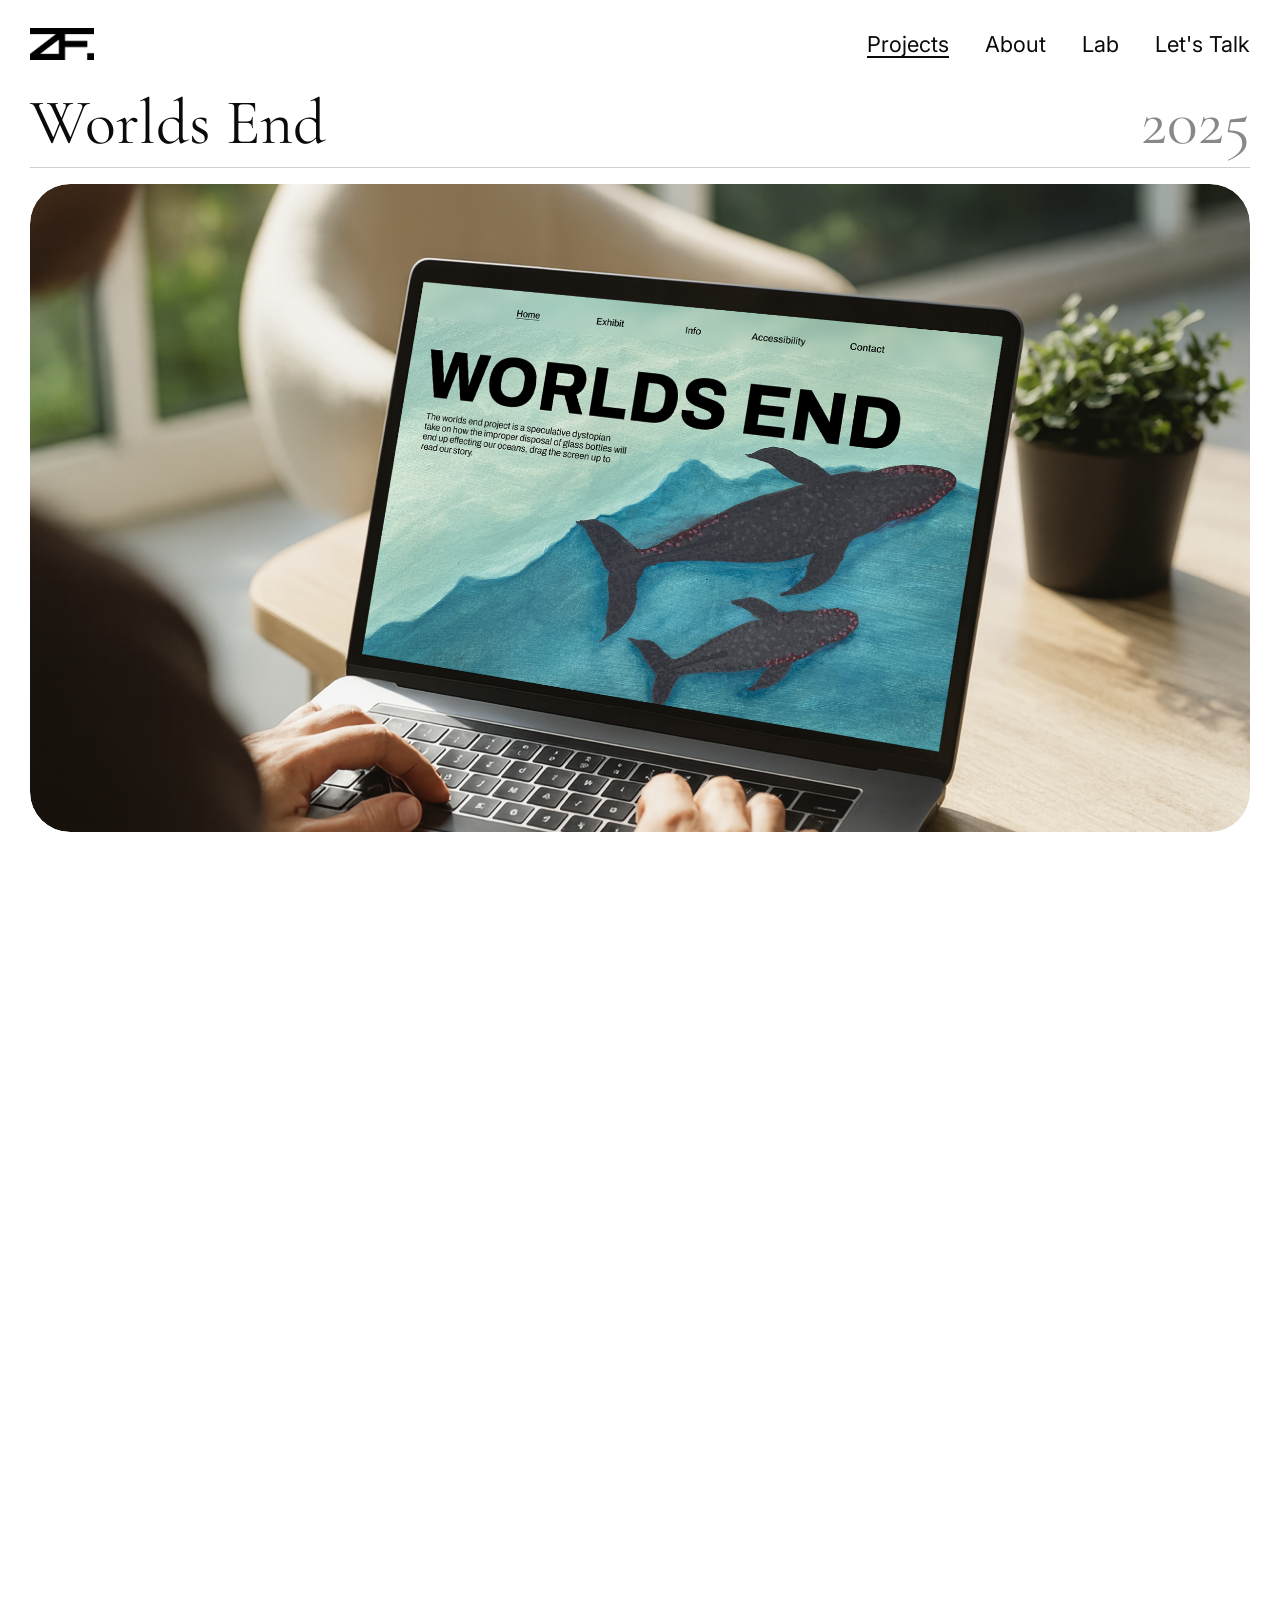
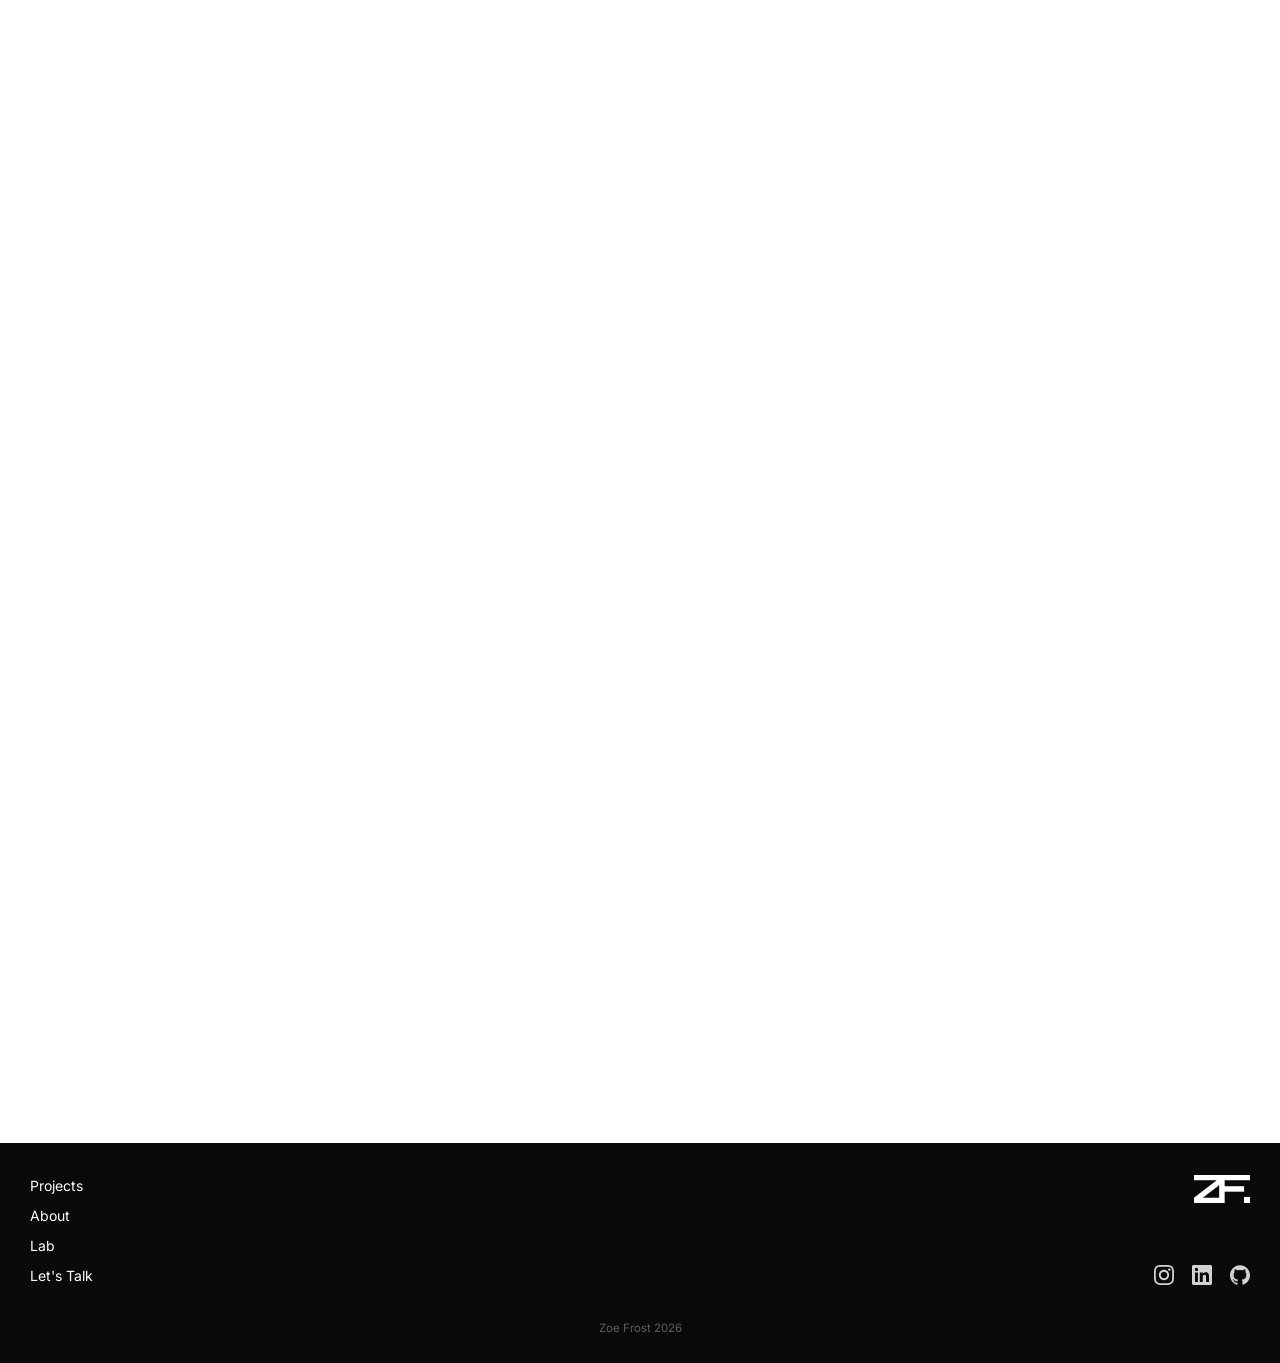
<file: project-worlds-end.html>
<!DOCTYPE html>
<html lang="en">
<head>
  <meta charset="UTF-8" />
  <meta name="viewport" content="width=device-width, initial-scale=1.0" />
  <title>Worlds End — Zoe Frost</title>
  <link rel="preconnect" href="https://fonts.googleapis.com" />
  <link rel="preconnect" href="https://fonts.gstatic.com" crossorigin />
  <link href="https://fonts.googleapis.com/css2?family=Cormorant+Garamond:ital,wght@0,300;0,400;1,300&family=Inter:wght@300;400;500;600&display=swap" rel="stylesheet" />
  <style>
    *, *::before, *::after { box-sizing: border-box; margin: 0; padding: 0; }

    :root {
      --serif: 'IvyPresto Display', 'Cormorant Garamond', Georgia, serif;
      --sans: 'Inter', -apple-system, sans-serif;
      --black: #0a0a0a;
      --white: #ffffff;
      --gray: #888888;
      --max-w: 1200px;
      --nav-h: 56px;
      --pad: 30px;
    }

    body { font-family: var(--sans); color: var(--black); background: var(--white); }

    /* ── NAV ── */
    nav {
      position: fixed; top: 0; left: 0; right: 0;
      height: calc(var(--nav-h) + 16px);
      display: flex; align-items: center; justify-content: space-between;
      padding: 16px var(--pad) 0;
      background: rgba(255,255,255,0.96);
      backdrop-filter: blur(10px); -webkit-backdrop-filter: blur(10px);
      z-index: 100;
    }
    .logo { text-decoration: none; }
    .nav-links { display: flex; gap: 36px; list-style: none; }
    .nav-links li a { font-family: var(--sans); font-size: clamp(14px, 1.71vw, 24px); font-weight: 400; color: var(--black); text-decoration: none; transition: opacity 0.15s; }
    .nav-links li a:hover, .nav-links li a.active { text-decoration: underline; text-underline-offset: 4px; }

    /* ── PAGE WRAPPER ── */
    .page {
      padding: 0 var(--pad);
      padding-top: calc(var(--nav-h) + 28px);
    }

    /* ── TITLE ROW ── */
    .case-header { display: flex; align-items: baseline; justify-content: space-between; padding-bottom: 6px; }
    .case-title { font-family: var(--serif); font-weight: 400; font-size: 64px; line-height: 1.05; }
    .case-year  { font-family: var(--serif); font-weight: 400; font-size: 64px; color: var(--gray); }

    hr.rule { border: none; border-top: 1px solid #d0d0d0; }
    hr.rule-light { border: none; border-top: 1px solid #e8e8e8; }

    /* ── HERO IMAGE ── */
    .hero-wrap { margin: 16px 0 0; line-height: 0; height: clamp(400px, 72vh, 780px); overflow: hidden; border-radius: 40px; clip-path: inset(0 round 40px); }
    .hero-wrap img { width: 100%; height: 100%; display: block; object-fit: cover; object-position: center 38%; }

    /* ── TYPOGRAPHY ── */
    .sec-h { font-family: var(--sans); font-weight: 500; font-size: clamp(16px, 2.2vw, 24px); margin-bottom: 14px; }
    .body  { font-family: 'Inter', sans-serif; font-size: clamp(13px, 1.4vw, 16px); font-weight: 400; line-height: 1.8; color: var(--black); }
    .body + .body { margin-top: 1em; }

    /* ── SECTION BLOCK ── */
    .s { padding: clamp(36px, 5vw, 72px) 0; }
    .s-sm { padding: clamp(20px, 3vw, 40px) 0; }

    /* ── TWO-COL: equal halves ── */
    .two { display: grid; grid-template-columns: 1fr 1fr; gap: clamp(32px, 5vw, 72px); align-items: end; }
    .sq-img { aspect-ratio: 1/1; overflow: hidden; border-radius: 40px; clip-path: inset(0 round 40px); }
    .sq-img img { width: 100%; height: 100%; display: block; object-fit: cover; }

    /* ── OVERVIEW ROLE/TEAM + IMAGE GRID ── */
    .overview-grid { display: grid; grid-template-columns: 1fr 1fr; gap: clamp(24px, 4vw, 56px); margin-top: clamp(24px, 3vw, 40px); align-items: end; }

    .meta-block { display: flex; gap: 48px; }
    .meta-col .lbl { font-family: 'Inter', sans-serif; font-size: clamp(14px, 1.8vw, 20px); font-weight: 500; color: var(--black); margin-bottom: 8px; }
    .meta-col .val { font-family: 'Inter', sans-serif; font-size: clamp(13px, 1.4vw, 16px); font-weight: 400; line-height: 1.8; color: var(--black); }

    /* ── BULLET LIST ── */
    .star-list { list-style: none; margin-top: 14px; }
    .star-list li { display: flex; gap: 10px; margin-bottom: 8px; font-family: var(--sans); font-size: clamp(13px, 1.4vw, 16px); line-height: 1.7; }
    .star-list li::before { content: '∗'; color: var(--gray); flex-shrink: 0; margin-top: 1px; }

    /* ── CASE NAV ── */
    .case-nav { border-top: 1px solid var(--black); padding: clamp(20px, 3vw, 40px) 0; margin-top: clamp(36px, 5vw, 64px); }
    .case-nav-inner { display: flex; justify-content: space-between; }
    .case-nav-link { font-family: var(--sans); font-size: clamp(13px, 1.2vw, 15px); color: var(--black); text-decoration: none; display: flex; align-items: center; gap: 8px; transition: opacity 0.2s; }
    .case-nav-link:hover { opacity: 0.45; }

    /* ── SHADOW REVEAL ── */
    .reveal { opacity: 0; filter: brightness(0.2) blur(2px); transform: translateY(12px); transition: opacity 0.9s cubic-bezier(0.4,0,0.2,1), filter 0.9s cubic-bezier(0.4,0,0.2,1), transform 0.9s cubic-bezier(0.4,0,0.2,1); }
    .reveal.in-view { opacity: 1; filter: brightness(1) blur(0); transform: translateY(0); }

    /* ── FOOTER ── */
    footer { background: var(--black); color: var(--white); padding: 32px var(--pad) 28px; }
    .footer-inner { display: flex; justify-content: space-between; align-items: stretch; }
    .footer-nav { list-style: none; display: flex; flex-direction: column; gap: 10px; }
    .footer-nav li a { font-family: var(--sans); font-size: 14px; color: var(--white); text-decoration: none; transition: opacity 0.2s; }
    .footer-nav li a:hover { opacity: 0.45; }
    .footer-socials { display: flex; gap: 18px; align-items: center; align-self: flex-end; }
    .footer-socials a { color: var(--white); display: flex; align-items: center; opacity: 0.82; transition: opacity 0.2s; }
    .footer-socials a:hover { opacity: 1; }
    .social-icon { width: 20px; height: 20px; fill: currentColor; }
    .footer-copy { text-align: center; font-size: 11.5px; color: rgba(255,255,255,0.35); margin-top: 36px; }

    /* ── RESPONSIVE ── */
    @media (max-width: 900px) {
      :root { --pad: 24px; }
      .two, .overview-grid { grid-template-columns: 1fr; gap: 28px; }
      .two .swap { order: -1; }
      .overview-grid .sq-img, .overview-grid > div:last-child { order: -1; }
      .meta-block { gap: 32px; }
      .sq-img { aspect-ratio: 4/3; }
    }
    @media (max-width: 600px) {
      :root { --pad: 16px; }
      .nav-links { gap: 14px; }
      .nav-links li a { font-size: 13px; }
      .case-header { flex-direction: column; gap: 0; }
      .meta-block { flex-direction: column; gap: 20px; }
      .sq-img { aspect-ratio: 1/1; }
      .footer-inner { flex-direction: column; gap: 28px; }
      .footer-inner > div { flex-direction: row !important; justify-content: space-between; width: 100%; align-items: center; }
    }

    /* ── HAMBURGER / MOBILE MENU ── */
    .hamburger {
      display: none;
      flex-direction: column;
      justify-content: center;
      gap: 5px;
      background: none;
      border: none;
      cursor: pointer;
      padding: 4px;
      z-index: 300;
      position: relative;
    }
    .hamburger span {
      display: block;
      width: 24px;
      height: 1.5px;
      background: var(--black);
      transition: transform 0.3s ease, opacity 0.2s ease, background 0.25s ease;
      transform-origin: center;
    }
    .hamburger.open span:nth-child(1) { transform: translateY(6.5px) rotate(45deg); }
    .hamburger.open span:nth-child(2) { opacity: 0; transform: scaleX(0); }
    .hamburger.open span:nth-child(3) { transform: translateY(-6.5px) rotate(-45deg); }
    .mobile-menu {
      display: none;
      position: fixed;
      inset: 0;
      background: var(--white);
      z-index: 200;
      flex-direction: column;
      align-items: flex-start;
      justify-content: flex-start;
      padding: calc(var(--nav-h) + 48px) var(--pad) var(--pad);
    }
    .mobile-menu.open { display: flex; }
    .mobile-menu-title {
      font-family: 'IvyPresto Display', Georgia, serif;
      font-size: clamp(52px, 18vw, 80px);
      font-weight: 400;
      color: var(--black);
      line-height: 1;
      margin-bottom: clamp(28px, 8vw, 52px);
      display: block;
    }
    .mobile-menu a {
      font-family: var(--sans);
      font-size: clamp(20px, 5.5vw, 32px);
      font-weight: 400;
      color: var(--black);
      text-decoration: none;
      padding: clamp(14px, 3.5vw, 22px) 0;
      border-bottom: 1px solid rgba(10,10,10,0.12);
      width: 100%;
      transition: opacity 0.2s;
    }
    .mobile-menu a:last-child { border-bottom: none; }
    .mobile-menu-close {
      position: absolute;
      top: 22px;
      right: var(--pad);
      background: none;
      border: none;
      cursor: pointer;
      padding: 4px;
      width: 32px;
      height: 32px;
      display: flex;
      align-items: center;
      justify-content: center;
    }
    .mobile-menu-close span {
      position: absolute;
      width: 22px;
      height: 1.5px;
      background: var(--black);
    }
    .mobile-menu-close span:nth-child(1) { transform: rotate(45deg); }
    .mobile-menu-close span:nth-child(2) { transform: rotate(-45deg); }
    .mobile-menu a:hover { opacity: 0.5; }
    @media (max-width: 600px) {
      .nav-links { display: none !important; }
      .hamburger { display: flex; }
    }
  </style>
</head>
<body>

  <!-- ── NAV ── -->
  <nav>
    <a class="logo" href="index.html">
      <img src="Zoe-logo.png" alt="Zoe Frost" style="height:clamp(18px, 2.8vw, 32px);width:auto;display:block;" />
    </a>
    <ul class="nav-links">
      <li><a href="projects.html" class="active">Projects</a></li>
      <li><a href="about.html">About</a></li>
      <li><a href="lab.html">Lab</a></li>
      <li><a href="mailto:contact@zoefrostdesign.com">Let's Talk</a></li>
    </ul>
    <button class="hamburger" aria-label="Open menu">
      <span></span><span></span><span></span>
    </button>
  </nav>

  <div class="page">

    <!-- ── TITLE ROW ── -->
    <div class="case-header">
      <h1 class="case-title">Worlds End</h1>
      <span class="case-year">2025</span>
    </div>
    <hr class="rule" />

    <!-- ── HERO IMAGE ── -->
    <div class="hero-wrap reveal">
      <img src="worlds-images/worlds-1.png" alt="Laptop showing Worlds End website with whale illustrations" />
    </div>

    <!-- ── OVERVIEW ── -->
    <div class="s reveal" style="padding-top: 24px;">
      <h2 class="sec-h">Overview</h2>
      <p class="body">Worlds End is an immersive storytelling website designed to encourage sustainable actions and create an emotional connection to the ocean. With this project, I aimed to encourage sustainable thinking and connect people to the underlying issue of global warming through experimentation and investigations.</p>

      <hr class="rule-light" style="margin: clamp(28px,4vw,52px) 0;" />

      <!-- Role / Team + Image -->
      <div class="overview-grid">
        <div style="display:flex; gap:48px; align-items:flex-start; padding-bottom: 0;">
          <div class="meta-col">
            <p class="lbl">Role</p>
            <p class="val">UX / UI Designer<br>Graphic Designer<br>Visual Artist</p>
          </div>
          <div class="meta-col">
            <p class="lbl">Team</p>
            <p class="val">Solo Project</p>
          </div>
        </div>
        <div style="aspect-ratio:1/1; overflow:hidden; border-radius:40px; clip-path:inset(0 round 40px);">
          <img src="worlds-images/worlds-2.jpg" alt="Laptop on dark background showing Humanity screen" style="width:100%;height:100%;object-fit:cover;display:block;object-position:38% center;" />
        </div>
      </div>
    </div>

    <hr class="rule-light" />

    <!-- ── THE CHALLENGE: image left, text right ── -->
    <div class="s">
      <div class="two reveal">
        <div>
          <div class="sq-img"><img src="worlds-images/worlds-3.png" alt="Laptop showing Scroll screen with whale" style="transform:scale(1.01);transform-origin:center center;" /></div>
        </div>
        <div>
          <h2 class="sec-h">The challenge</h2>
          <p class="body">The challenge of this project was to explore and investigate an issue in the world that we were interested in. In my case, I chose global warming and further refined that down to ocean pollution. I chose this subject as I have always been around the ocean, even since I was a child, therefore I feel a large sense of connection to it.</p>
          <p class="body">Through this project, I explored how storytelling and interactive design could create an impactful and emotional connection to the audience and encourage more sustainable actions.</p>
        </div>
      </div>
    </div>

    <hr class="rule-light" />

    <!-- ── THE QUESTION: text left, image right ── -->
    <div class="s">
      <div class="two reveal">
        <div>
          <h2 class="sec-h">The question</h2>
          <p class="body">How might I use website design and illustration to harness speculative design and provoke changes in behaviour when it comes to discarding glass bottles rather than re-using them.</p>
        </div>
        <div class="swap">
          <div class="sq-img"><img src="worlds-images/worlds-4.png" alt="Whale illustration painting in grayscale" style="transform:scale(1.01);transform-origin:center center;" /></div>
        </div>
      </div>
    </div>

    <hr class="rule-light" />

    <!-- ── FINDINGS: image left, text right ── -->
    <div class="s">
      <div class="two reveal">
        <div>
          <div class="sq-img"><img src="worlds-images/worlds-5.png" alt="Three iPad mockups on teal background" style="transform:scale(1.01);transform-origin:center center;" /></div>
        </div>
        <div>
          <h2 class="sec-h">Findings</h2>
          <p class="body">Throughout the testing that was conducted during the four sets of experimentation, key insights that guided my decisions regarding utopian vs dystopian are as follows:</p>
          <ul class="star-list">
            <li>Enjoyed the lighter colours</li>
            <li>Liked the message behind the dystopian websites</li>
            <li>Didn't like the lack of design in the dystopian websites</li>
          </ul>
          <p class="body" style="margin-top:1em;">These tests helped me to base my project in a dystopian light while still including the preferences for the audience, such as brighter colours.</p>
        </div>
      </div>
    </div>

    <hr class="rule-light" />

    <!-- ── IDEATION: text left, image right ── -->
    <div class="s">
      <div class="two reveal">
        <div>
          <h2 class="sec-h">Ideation</h2>
          <p class="body">The ideation stage was focused mainly on exploring different potential directions, defining research questions, and creating concepts through research, sketching, experimentation and prototyping. This process allowed for me to evolve my ideas openly and helped me a lot when it came to identifying an abstract way such as parallax scrolling along with storytelling to portray an issue indirectly to the audience.</p>
        </div>
        <div class="swap">
          <div class="sq-img"><img src="worlds-images/worlds-6.png" alt="Phone mockups on teal background" style="transform:scale(1.01);transform-origin:center center;" /></div>
        </div>
      </div>
    </div>

    <hr class="rule-light" />

    <!-- ── THE SOLUTION: image left, text right ── -->
    <div class="s">
      <div class="two reveal">
        <div>
          <div class="sq-img"><img src="worlds-images/worlds-7.png" alt="Stacked phone and tablet mockups showing Worlds End screens" style="transform:scale(1.01);transform-origin:center center;" /></div>
        </div>
        <div>
          <h2 class="sec-h">The solution</h2>
          <p class="body">The solution for the project was to create a dystopian, interactive storytelling website that used illustration, emotion, and parallax scrolling to address what our future may look like if we continue with our current habits. By doing this, the user would be moved to start change, whether that's by donating to an organisation, or being better at recycling, the solution is there to start that change in the user.</p>
        </div>
      </div>
    </div>

    <hr class="rule-light" />

    <!-- ── APPROACH: text left, image right ── -->
    <div class="s">
      <div class="two reveal">
        <div>
          <h2 class="sec-h">Approach</h2>
          <p class="body">The approach to this project was highly experimental, with a minimum of four experiments required. For this I chose to conduct interviews into the effects dystopian versus utopian, experiment with illustration, storytelling, and implementing this all together. Some of the processes I used are as follows:</p>
          <ul class="star-list">
            <li>User testing</li>
            <li>Paper prototyping</li>
            <li>Lo-fi prototyping</li>
            <li>Feedback</li>
            <li>Sketching</li>
            <li>Illustration</li>
          </ul>
        </div>
        <div class="swap">
          <div class="sq-img"><img src="worlds-images/worlds-8.png" alt="Four-panel grid of process photos and whale sketches" style="transform:scale(1.06);transform-origin:center center;" /></div>
        </div>
      </div>
    </div>

    <hr class="rule-light" />

    <!-- ── THE OUTCOME: image left, text right ── -->
    <div class="s">
      <div class="two reveal">
        <div>
          <div class="sq-img"><img src="worlds-images/worlds-9.png" alt="Collage of Worlds End screens at angle" style="transform:scale(1.01);transform-origin:center center;" /></div>
        </div>
        <div>
          <h2 class="sec-h">The Outcome</h2>
          <p class="body">The final outcome of the Worlds End project was highly positive with many users in the final testing phase being both emotionally connected with the ocean and aware of why their actions with glass matter.</p>
          <p class="body">All in all, through parallax scrolling and illustration, this narrative driven project was brought to life and succeeded in creating a change in the audience's mindset and encouraged self-reflection.</p>
        </div>
      </div>
    </div>

    <!-- ── FINAL IMAGE (hero-style) ── -->
    <div class="s-sm reveal">
      <div style="line-height:0;height:clamp(400px,72vh,780px);overflow:hidden;border-radius:40px;clip-path:inset(0 round 40px);">
        <img src="worlds-images/worlds-10.png" alt="Laptop in living room showing Worlds End website" style="width:100%;height:100%;display:block;object-fit:cover;object-position:center center;" />
      </div>
    </div>

    <!-- ── CASE NAVIGATION ── -->
    <div class="case-nav reveal">
      <div class="case-nav-inner">
        <a class="case-nav-link" href="projects.html">← Back to projects</a>
        <a class="case-nav-link" href="project-endura.html">Next project →</a>
      </div>
    </div>

  </div><!-- /page -->

  <!-- ── FOOTER ── -->
  <footer>
    <div class="footer-inner">
      <ul class="footer-nav">
        <li><a href="projects.html">Projects</a></li>
        <li><a href="about.html">About</a></li>
        <li><a href="lab.html">Lab</a></li>
        <li><a href="mailto:contact@zoefrostdesign.com">Let's Talk</a></li>
      </ul>
      <div style="display:flex;flex-direction:column;justify-content:space-between;align-items:flex-end;align-self:stretch;">
        <img src="Zoe-logo.png" alt="Zoe Frost" style="height:28px;width:auto;filter:brightness(0) invert(1);" />
        <div class="footer-socials">
          <a href="https://www.instagram.com/zoedfrost" target="_blank" title="Instagram">
            <svg class="social-icon" viewBox="0 0 24 24"><path d="M12 2.163c3.204 0 3.584.012 4.85.07 3.252.148 4.771 1.691 4.919 4.919.058 1.265.069 1.645.069 4.849 0 3.205-.012 3.584-.069 4.849-.149 3.225-1.664 4.771-4.919 4.919-1.266.058-1.644.07-4.85.07-3.204 0-3.584-.012-4.849-.07-3.26-.149-4.771-1.699-4.919-4.92-.058-1.265-.07-1.644-.07-4.849 0-3.204.013-3.583.07-4.849.149-3.227 1.664-4.771 4.919-4.919 1.266-.057 1.645-.069 4.849-.069zm0-2.163c-3.259 0-3.667.014-4.947.072-4.358.2-6.78 2.618-6.98 6.98-.059 1.281-.073 1.689-.073 4.948 0 3.259.014 3.668.072 4.948.2 4.358 2.618 6.78 6.98 6.98 1.281.058 1.689.072 4.948.072 3.259 0 3.668-.014 4.948-.072 4.354-.2 6.782-2.618 6.979-6.98.059-1.28.073-1.689.073-4.948 0-3.259-.014-3.667-.072-4.947-.196-4.354-2.617-6.78-6.979-6.98-1.281-.059-1.69-.073-4.949-.073zm0 5.838c-3.403 0-6.162 2.759-6.162 6.162s2.759 6.163 6.162 6.163 6.162-2.759 6.162-6.163c0-3.403-2.759-6.162-6.162-6.162zm0 10.162c-2.209 0-4-1.79-4-4 0-2.209 1.791-4 4-4s4 1.791 4 4c0 2.21-1.791 4-4 4zm6.406-11.845c-.796 0-1.441.645-1.441 1.44s.645 1.44 1.441 1.44c.795 0 1.439-.645 1.439-1.44s-.644-1.44-1.439-1.44z"/></svg>
          </a>
          <a href="https://www.linkedin.com/in/zoe-frost-a4a935286" target="_blank" title="LinkedIn">
            <svg class="social-icon" viewBox="0 0 24 24"><path d="M20.447 20.452h-3.554v-5.569c0-1.328-.027-3.037-1.852-3.037-1.853 0-2.136 1.445-2.136 2.939v5.667H9.351V9h3.414v1.561h.046c.477-.9 1.637-1.85 3.37-1.85 3.601 0 4.267 2.37 4.267 5.455v6.286zM5.337 7.433c-1.144 0-2.063-.926-2.063-2.065 0-1.138.92-2.063 2.063-2.063 1.14 0 2.064.925 2.064 2.063 0 1.139-.925 2.065-2.064 2.065zm1.782 13.019H3.555V9h3.564v11.452zM22.225 0H1.771C.792 0 0 .774 0 1.729v20.542C0 23.227.792 24 1.771 24h20.451C23.2 24 24 23.227 24 22.271V1.729C24 .774 23.2 0 22.222 0h.003z"/></svg>
          </a>
          <a href="https://github.com/Zoe-Frost" target="_blank" title="GitHub">
            <svg class="social-icon" viewBox="0 0 24 24"><path d="M12 .297c-6.63 0-12 5.373-12 12 0 5.303 3.438 9.8 8.205 11.385.6.113.82-.258.82-.577 0-.285-.01-1.04-.015-2.04-3.338.724-4.042-1.61-4.042-1.61C4.422 18.07 3.633 17.7 3.633 17.7c-1.087-.744.084-.729.084-.729 1.205.084 1.838 1.236 1.838 1.236 1.07 1.835 2.809 1.305 3.495.998.108-.776.417-1.305.76-1.605-2.665-.3-5.466-1.332-5.466-5.93 0-1.31.465-2.38 1.235-3.22-.135-.303-.54-1.523.105-3.176 0 0 1.005-.322 3.3 1.23.96-.267 1.98-.399 3-.405 1.02.006 2.04.138 3 .405 2.28-1.552 3.285-1.23 3.285-1.23.645 1.653.24 2.873.12 3.176.765.84 1.23 1.91 1.23 3.22 0 4.61-2.805 5.625-5.475 5.92.42.36.81 1.096.81 2.22 0 1.606-.015 2.896-.015 3.286 0 .315.21.69.825.57C20.565 22.092 24 17.592 24 12.297c0-6.627-5.373-12-12-12"/></svg>
          </a>
        </div>
      </div>
    </div>
    <p class="footer-copy">Zoe Frost 2026</p>
  </footer>

  <script>
    const revealObserver = new IntersectionObserver((entries) => {
      entries.forEach(entry => {
        if (entry.intersectionRatio >= 0.15) entry.target.classList.add('in-view');
        else entry.target.classList.remove('in-view');
      });
    }, { threshold: [0, 0.1, 0.15, 0.3, 0.5] });
    document.querySelectorAll('.reveal').forEach(el => revealObserver.observe(el));

    // Hamburger menu
    document.addEventListener('DOMContentLoaded', () => {
      const hamburger = document.querySelector('.hamburger');
      const mobileMenu = document.querySelector('.mobile-menu');
      if (hamburger && mobileMenu) {
        hamburger.addEventListener('click', () => {
          hamburger.classList.toggle('open');
          mobileMenu.classList.toggle('open');
          document.body.style.overflow = mobileMenu.classList.contains('open') ? 'hidden' : '';
        });
        const closeBtn = mobileMenu.querySelector('.mobile-menu-close');
        if (closeBtn) {
          closeBtn.addEventListener('click', () => {
            hamburger.classList.remove('open');
            mobileMenu.classList.remove('open');
            document.body.style.overflow = '';
          });
        }
        mobileMenu.querySelectorAll('a').forEach(link => {
          link.addEventListener('click', () => {
            hamburger.classList.remove('open');
            mobileMenu.classList.remove('open');
            document.body.style.overflow = '';
          });
        });
      }
    });
  </script>

  <!-- ── MOBILE MENU ── -->
  <div class="mobile-menu">
    <button class="mobile-menu-close" aria-label="Close menu"><span></span><span></span></button>
    <span class="mobile-menu-title">Menu</span>
    <a href="index.html">Home</a>
    <a href="projects.html">Projects</a>
    <a href="about.html">About</a>
    <a href="lab.html">Lab</a>
    <a href="mailto:contact@zoefrostdesign.com">Let's Talk</a>
  </div>

</body>
</html>
</file>
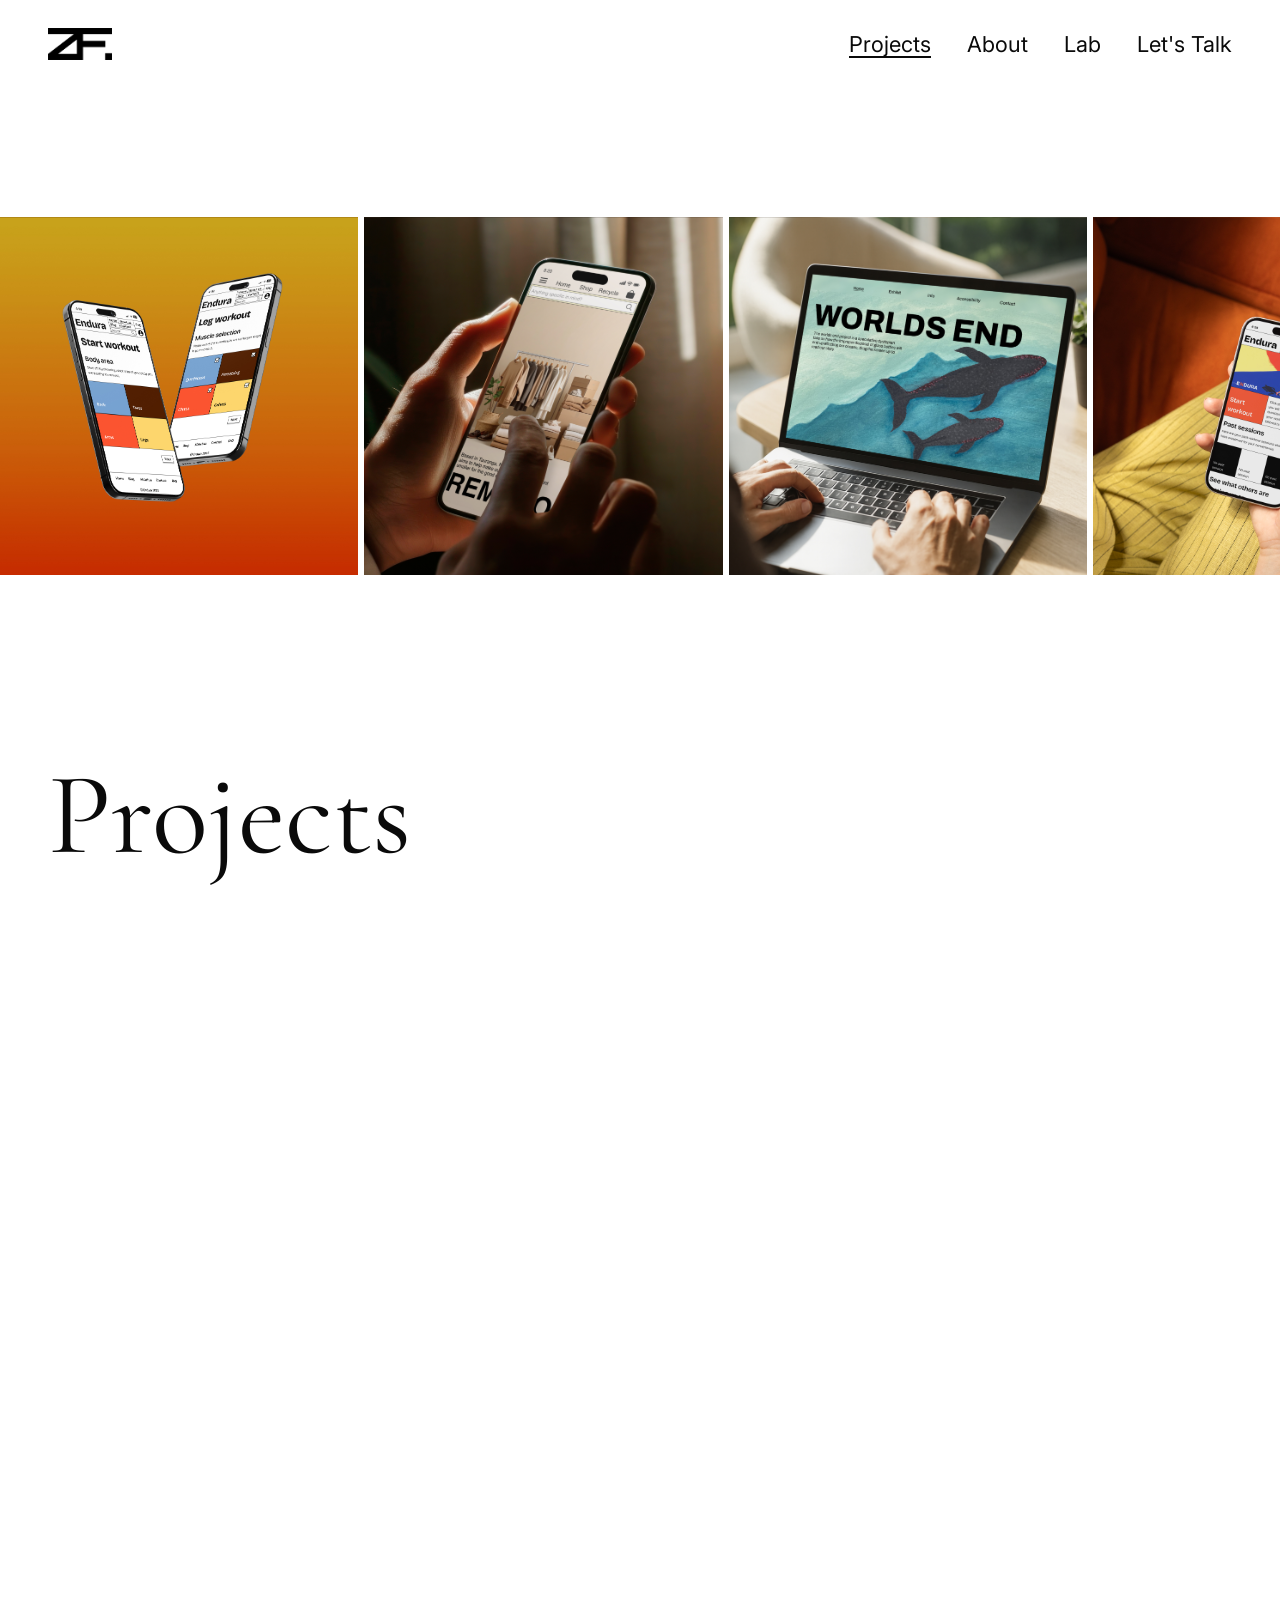
<file: projects.html>
<!DOCTYPE html>
<html lang="en">
<head>
  <meta charset="UTF-8" />
  <meta name="viewport" content="width=device-width, initial-scale=1.0" />
  <title>Projects — Zoe Frost</title>
  <link rel="preconnect" href="https://fonts.googleapis.com" />
  <link rel="preconnect" href="https://fonts.gstatic.com" crossorigin />
  <link href="https://fonts.googleapis.com/css2?family=Cormorant+Garamond:ital,wght@0,300;0,400;1,300&family=Inter:wght@300;400;500&family=IvyPresto+Display:ital,wght@0,300;0,400;1,300;1,400&display=swap" rel="stylesheet" />
  <style>
    *, *::before, *::after { box-sizing: border-box; margin: 0; padding: 0; }

    :root {
      --serif: 'IvyPresto Display', 'Cormorant Garamond', Georgia, serif;
      --sans: 'Inter', -apple-system, sans-serif;
      --black: #0a0a0a;
      --white: #ffffff;
      --gray: #888888;
      --max-w: 1400px;
      --nav-h: 56px;
      --pad: 48px;
    }

    body {
      font-family: var(--sans);
      color: var(--black);
      background: var(--white);
      overflow-x: hidden;
    }

    /* ── NAV ── */
    nav {
      position: fixed;
      top: 0; left: 0; right: 0;
      height: calc(var(--nav-h) + 16px);
      display: flex;
      align-items: center;
      justify-content: space-between;
      padding: 16px var(--pad) 0;
      background: rgba(255, 255, 255, 0.96);
      backdrop-filter: blur(10px);
      -webkit-backdrop-filter: blur(10px);
      z-index: 100;
    }

    .logo {
      font-family: var(--sans);
      font-weight: 700;
      font-size: 17px;
      letter-spacing: -0.3px;
      color: var(--black);
      text-decoration: none;
    }

    .nav-links {
      display: flex;
      gap: 36px;
      list-style: none;
    }

    .nav-links li a {
      font-family: var(--sans);
      font-size: clamp(14px, 1.71vw, 24px);
      font-weight: 400;
      color: var(--black);
      text-decoration: none;
      cursor: pointer;
      padding-bottom: 2px;
      transition: opacity 0.15s;
    }

    .nav-links li a:hover {
      text-decoration: underline;
      text-underline-offset: 4px;
    }

    .nav-links li a.active {
      text-decoration: underline;
      text-underline-offset: 4px;
    }

    /* ── HERO SECTION (full viewport, like home) ── */
    .projects-hero-wrap {
      position: relative;
      height: 100vh;
      padding-top: calc(var(--nav-h) + 16px);
      padding-bottom: 20vh; /* offsets the centre point upward */
      display: flex;
      flex-direction: column;
      justify-content: center;
    }

    /* ── SLIDING STRIP ── */
    .hero-slider {
      overflow: hidden;
      height: clamp(180px, 28vw, 390px);
      flex-shrink: 0;
    }

    .hero-slider-track {
      display: flex;
      gap: 6px;
      animation: slideLeft 40s linear infinite;
      width: max-content;
    }

    .hero-slider.paused .hero-slider-track {
      animation-play-state: paused;
    }

    @keyframes slideLeft {
      0%   { transform: translateX(0); }
      100% { transform: translateX(-50%); }
    }

    .hero-slide-img {
      width: clamp(180px, 28vw, 390px);
      height: clamp(180px, 28vw, 390px);
      background-size: cover;
      background-position: center;
      flex-shrink: 0;
      cursor: pointer;
    }

    /* "Projects" pinned to bottom-left, same position as "UX/UI Designer" */
    .projects-hero-text {
      position: absolute;
      bottom: 24px;
      left: var(--pad);
    }

    /* ── PAGE CONTENT (below hero) ── */
    .page-content {
      max-width: var(--max-w);
      margin: 0 auto;
      padding: 0 var(--pad);
    }

    /* ── PROJECTS HEADING ── */
    .projects-heading {
      font-family: var(--serif);
      font-weight: 400;
      font-size: clamp(52px, 9.1vw, 128px);
      line-height: 1.05;
    }

    /* ── DESCRIPTION ── */
    .projects-desc {
      padding-top: 240px;
      padding-bottom: 300px;
    }

    .projects-desc p {
      font-family: var(--sans);
      font-size: clamp(18px, 2.5vw, 36px);
      font-weight: 400;
      line-height: 1.65;
      text-align: justify;
    }

    /* Arrow sits inline at the start of the first line */
    .projects-desc p::before {
      content: '↳ ';
      font-family: var(--sans);
      font-size: clamp(18px, 2.5vw, 36px);
      font-weight: 400;
    }

    /* ── SECTION LABEL ── */
    .section-label {
      display: block;
      font-family: var(--sans);
      font-size: clamp(14px, 1.71vw, 24px);
      font-weight: 500;
      color: var(--gray);
      padding-bottom: 10px;
      border-bottom: 1px solid var(--black);
      margin-bottom: 0;
    }

    /* ── PROJECT LIST ── */
    .proj-list {
      list-style: none;
      margin-bottom: clamp(80px, 12vw, 200px);
    }

    .proj-item {
      border-bottom: 1px solid var(--black);
      transition: opacity 0.25s;
    }

    /* Dim all rows when any is hovered */
    .proj-list:hover .proj-item {
      opacity: 0.35;
    }

    .proj-list:hover .proj-item:hover {
      opacity: 1;
    }

    .proj-row {
      position: relative;
      display: flex;
      align-items: center;
      justify-content: space-between;
      padding: clamp(20px, 3.5vw, 44px) 0;
      cursor: pointer;
      text-decoration: none;
      color: inherit;
    }

    .proj-name {
      font-family: 'IvyPresto Display', Georgia, serif;
      font-size: clamp(38px, 6.8vw, 95px);
      font-weight: 400;
      line-height: 1;
      white-space: nowrap;
    }

    .proj-year {
      font-family: 'IvyPresto Display', Georgia, serif;
      font-size: clamp(38px, 6.8vw, 95px);
      font-weight: 400;
      line-height: 1;
      color: var(--gray);
      white-space: nowrap;
    }

    /* Preview image — centred absolutely, reveals on row hover */
    .proj-preview {
      position: absolute;
      left: 50%;
      top: 50%;
      transform: translate(-50%, -50%);
      width: 0;
      height: clamp(70px, 10vw, 120px);
      overflow: hidden;
      border-radius: 6px;
      opacity: 0;
      transition:
        width  0.38s cubic-bezier(0.4, 0, 0.2, 1),
        opacity 0.28s ease;
      pointer-events: none;
    }

    .proj-item:hover .proj-preview {
      width: clamp(100px, 15vw, 180px);
      opacity: 1;
    }

    .proj-preview-fill {
      width: clamp(100px, 15vw, 180px);
      height: clamp(70px, 10vw, 120px);
      border-radius: 6px;
      background-size: cover;
      background-position: center;
      flex-shrink: 0;
    }

    /* Preview images */
    .prev-remnant  { background-image: url('preview-remnant.png'); }
    .prev-worlds   { background-image: url('preview-worlds-end.jpg'); }
    .prev-endura   { background-image: url('preview-endiura.jpg'); }
    .prev-remaro   { background-image: url('preview-remaro.jpg'); }

    /* ── SHADOW REVEAL ── */
    .reveal {
      opacity: 0;
      filter: brightness(0.2) blur(2px);
      transform: translateY(12px);
      transition: opacity 0.9s cubic-bezier(0.4, 0, 0.2, 1),
                  filter 0.9s cubic-bezier(0.4, 0, 0.2, 1),
                  transform 0.9s cubic-bezier(0.4, 0, 0.2, 1);
    }

    .reveal.in-view {
      opacity: 1;
      filter: brightness(1) blur(0px);
      transform: translateY(0);
    }

    /* ── FOOTER ── */
    footer {
      background: var(--black);
      color: var(--white);
      padding: 32px var(--pad) 28px;
    }

    .footer-inner {
      max-width: var(--max-w);
      margin: 0 auto;
      display: flex;
      justify-content: space-between;
      align-items: stretch;
    }

    .footer-nav {
      list-style: none;
      display: flex;
      flex-direction: column;
      gap: 10px;
    }

    .footer-nav li a {
      font-family: var(--sans);
      font-size: 14px;
      color: var(--white);
      text-decoration: none;
      cursor: pointer;
      transition: opacity 0.2s;
    }

    .footer-nav li a:hover { opacity: 0.45; }

    .footer-socials {
      display: flex;
      gap: 18px;
      align-items: center;
      align-self: flex-end;
    }

    .footer-socials a {
      color: var(--white);
      display: flex;
      align-items: center;
      opacity: 0.82;
      transition: opacity 0.2s;
    }

    .footer-socials a:hover { opacity: 1; }

    .social-icon {
      width: 20px;
      height: 20px;
      fill: currentColor;
    }

    .footer-copy {
      text-align: center;
      font-size: 11.5px;
      color: rgba(255, 255, 255, 0.35);
      margin-top: 36px;
      max-width: var(--max-w);
      margin-left: auto;
      margin-right: auto;
    }

    /* ── RESPONSIVE ── */

    /* Tablet */
    @media (max-width: 900px) {
      :root { --pad: 32px; }
      .nav-links { gap: 24px; }
      .projects-desc { max-width: 100%; }
    }

    /* Mobile */
    @media (max-width: 600px) {
      :root { --pad: 20px; }

      /* Nav: tighten so all links fit */
      nav { gap: 0; }
      .nav-links { gap: 14px; }
      .nav-links li a { font-size: 13px; }

      /* Hero slider: square images fill ~75vw so ~1.3 visible at a time */
      .hero-slider { height: 62vw; }
      .hero-slide-img { width: 62vw; height: 62vw; }

      /* Projects heading scales down further */
      .projects-heading { font-size: clamp(40px, 11vw, 72px); }

      /* Description */
      .projects-desc p,
      .projects-desc p::before { font-size: clamp(15px, 4.2vw, 22px); }
      .projects-desc { padding-top: 80px; padding-bottom: 100px; }

      /* Section label */
      .section-label { font-size: 12px; }

      /* Project rows: reduce font so name + year fit side by side */
      .proj-name,
      .proj-year { font-size: clamp(26px, 7.5vw, 38px); }
      .proj-row { padding: clamp(12px, 2.5vw, 20px) 0; }

      /* Hide hover preview on touch screens (no hover) */
      .proj-preview { display: none; }

      /* Footer: stack columns */
      .footer-inner {
        flex-direction: column;
        gap: 28px;
      }
      .footer-inner > div {
        flex-direction: row !important;
        justify-content: space-between;
        width: 100%;
        align-items: center;
      }
      .footer-socials { align-self: center; }
    }

    /* Very small screens */
    @media (max-width: 380px) {
      .nav-links { gap: 10px; }
      .nav-links li a { font-size: 12px; }
      /* Hide Lab + CV to prevent nav overflow */
      .nav-links li:nth-child(3),
      .nav-links li:nth-child(4) { display: none; }
    }

    /* ── HAMBURGER / MOBILE MENU ── */
    .hamburger {
      display: none;
      flex-direction: column;
      justify-content: center;
      gap: 5px;
      background: none;
      border: none;
      cursor: pointer;
      padding: 4px;
      z-index: 300;
      position: relative;
    }
    .hamburger span {
      display: block;
      width: 24px;
      height: 1.5px;
      background: var(--black);
      transition: transform 0.3s ease, opacity 0.2s ease, background 0.25s ease;
      transform-origin: center;
    }
    .hamburger.open span:nth-child(1) { transform: translateY(6.5px) rotate(45deg); }
    .hamburger.open span:nth-child(2) { opacity: 0; transform: scaleX(0); }
    .hamburger.open span:nth-child(3) { transform: translateY(-6.5px) rotate(-45deg); }
    .mobile-menu {
      display: none;
      position: fixed;
      inset: 0;
      background: var(--white);
      z-index: 200;
      flex-direction: column;
      align-items: flex-start;
      justify-content: flex-start;
      padding: calc(var(--nav-h) + 48px) var(--pad) var(--pad);
    }
    .mobile-menu.open { display: flex; }
    .mobile-menu-title {
      font-family: 'IvyPresto Display', Georgia, serif;
      font-size: clamp(52px, 18vw, 80px);
      font-weight: 400;
      color: var(--black);
      line-height: 1;
      margin-bottom: clamp(28px, 8vw, 52px);
      display: block;
    }
    .mobile-menu a {
      font-family: var(--sans);
      font-size: clamp(20px, 5.5vw, 32px);
      font-weight: 400;
      color: var(--black);
      text-decoration: none;
      padding: clamp(14px, 3.5vw, 22px) 0;
      border-bottom: 1px solid rgba(10,10,10,0.12);
      width: 100%;
      transition: opacity 0.2s;
    }
    .mobile-menu a:last-child { border-bottom: none; }
    .mobile-menu-close {
      position: absolute;
      top: 22px;
      right: var(--pad);
      background: none;
      border: none;
      cursor: pointer;
      padding: 4px;
      width: 32px;
      height: 32px;
      display: flex;
      align-items: center;
      justify-content: center;
    }
    .mobile-menu-close span {
      position: absolute;
      width: 22px;
      height: 1.5px;
      background: var(--black);
    }
    .mobile-menu-close span:nth-child(1) { transform: rotate(45deg); }
    .mobile-menu-close span:nth-child(2) { transform: rotate(-45deg); }
    .mobile-menu a:hover { opacity: 0.5; }
    @media (max-width: 600px) {
      .nav-links { display: none !important; }
      .hamburger { display: flex; }
    }
  </style>
</head>
<body>

  <!-- ── NAV ── -->
  <nav>
    <a class="logo" href="index.html">
      <img src="Zoe-logo.png" alt="Zoe Frost" style="height: clamp(18px, 2.8vw, 32px); width: auto; display: block;" />
    </a>
    <ul class="nav-links">
      <li><a href="projects.html" class="active">Projects</a></li>
      <li><a href="about.html">About</a></li>
      <li><a href="lab.html">Lab</a></li>
      <li><a href="mailto:contact@zoefrostdesign.com">Let's Talk</a></li>
    </ul>
    <button class="hamburger" aria-label="Open menu">
      <span></span><span></span><span></span>
    </button>
  </nav>

  <!-- ── HERO SECTION ── -->
  <div class="projects-hero-wrap">

    <!-- Sliding strip -->
    <div class="hero-slider">
      <div class="hero-slider-track">
        <!-- First set -->
        <div class="hero-slide-img" style="background-image: url('carosel-slide-images/carosel-1.jpg');"></div>
        <div class="hero-slide-img" style="background-image: url('carosel-slide-images/carosel-2.jpg');"></div>
        <div class="hero-slide-img" style="background-image: url('carosel-slide-images/carosel-3.jpg');"></div>
        <div class="hero-slide-img" style="background-image: url('carosel-slide-images/carosel-4.jpg');"></div>
        <div class="hero-slide-img" style="background-image: url('carosel-slide-images/carosel-5.jpg');"></div>
        <div class="hero-slide-img" style="background-image: url('carosel-slide-images/carosel-6.jpg');"></div>
        <div class="hero-slide-img" style="background-image: url('carosel-slide-images/carosel-7.jpg');"></div>
        <div class="hero-slide-img" style="background-image: url('carosel-slide-images/carosel-8.jpg');"></div>
        <div class="hero-slide-img" style="background-image: url('carosel-slide-images/carosel-9-cropped.jpg');"></div>
        <div class="hero-slide-img" style="background-image: url('carosel-slide-images/carosel-10-cropped.jpg');"></div>
        <!-- Duplicate set for seamless loop -->
        <div class="hero-slide-img" style="background-image: url('carosel-slide-images/carosel-1.jpg');"></div>
        <div class="hero-slide-img" style="background-image: url('carosel-slide-images/carosel-2.jpg');"></div>
        <div class="hero-slide-img" style="background-image: url('carosel-slide-images/carosel-3.jpg');"></div>
        <div class="hero-slide-img" style="background-image: url('carosel-slide-images/carosel-4.jpg');"></div>
        <div class="hero-slide-img" style="background-image: url('carosel-slide-images/carosel-5.jpg');"></div>
        <div class="hero-slide-img" style="background-image: url('carosel-slide-images/carosel-6.jpg');"></div>
        <div class="hero-slide-img" style="background-image: url('carosel-slide-images/carosel-7.jpg');"></div>
        <div class="hero-slide-img" style="background-image: url('carosel-slide-images/carosel-8.jpg');"></div>
        <div class="hero-slide-img" style="background-image: url('carosel-slide-images/carosel-9-cropped.jpg');"></div>
        <div class="hero-slide-img" style="background-image: url('carosel-slide-images/carosel-10-cropped.jpg');"></div>
      </div>
    </div>

    <!-- "Projects" at the bottom of the hero -->
    <div class="projects-hero-text">
      <h1 class="projects-heading reveal">Projects</h1>
    </div>

  </div>

  <!-- ── PAGE CONTENT ── -->
  <div class="page-content">

    <div class="projects-desc reveal" style="transition-delay: 0.1s;">
      <p>This is where you will find a select few of the projects I have done recently and throughout the duration of my study.</p>
    </div>

    <!-- Project list -->
    <span class="section-label reveal" style="transition-delay: 0.15s;">Projects</span>
    <ul class="proj-list">

      <li class="proj-item reveal" style="transition-delay: 0.2s;">
        <a class="proj-row" href="project-remnant.html">
          <span class="proj-name">Remnant</span>
          <div class="proj-preview">
            <div class="proj-preview-fill prev-remnant"></div>
          </div>
          <span class="proj-year">2026</span>
        </a>
      </li>

      <li class="proj-item reveal" style="transition-delay: 0.28s;">
        <a class="proj-row" href="project-worlds-end.html">
          <span class="proj-name">Worlds End</span>
          <div class="proj-preview">
            <div class="proj-preview-fill prev-worlds"></div>
          </div>
          <span class="proj-year">2025</span>
        </a>
      </li>

      <li class="proj-item reveal" style="transition-delay: 0.36s;">
        <a class="proj-row" href="project-endura.html">
          <span class="proj-name">Endura</span>
          <div class="proj-preview">
            <div class="proj-preview-fill prev-endura"></div>
          </div>
          <span class="proj-year">2025</span>
        </a>
      </li>

      <li class="proj-item reveal" style="transition-delay: 0.44s;">
        <a class="proj-row" href="project-remaro.html">
          <span class="proj-name">Remaro</span>
          <div class="proj-preview">
            <div class="proj-preview-fill prev-remaro"></div>
          </div>
          <span class="proj-year">2025</span>
        </a>
      </li>

    </ul>
  </div>

  <!-- ── FOOTER ── -->
  <footer class="reveal">
    <div class="footer-inner">
      <ul class="footer-nav">
        <li><a href="projects.html">Projects</a></li>
        <li><a href="about.html">About</a></li>
        <li><a href="lab.html">Lab</a></li>
        <li><a href="mailto:contact@zoefrostdesign.com">Let's Talk</a></li>
      </ul>
      <div style="display: flex; flex-direction: column; justify-content: space-between; align-items: flex-end;">
        <img src="Zoe-logo.png" alt="Zoe Frost" style="height: 28px; width: auto; filter: brightness(0) invert(1);" />
        <div class="footer-socials">
          <a href="https://www.instagram.com/zoedfrost" target="_blank" title="Instagram">
            <svg class="social-icon" viewBox="0 0 24 24"><path d="M12 2.163c3.204 0 3.584.012 4.85.07 3.252.148 4.771 1.691 4.919 4.919.058 1.265.069 1.645.069 4.849 0 3.205-.012 3.584-.069 4.849-.149 3.225-1.664 4.771-4.919 4.919-1.266.058-1.644.07-4.85.07-3.204 0-3.584-.012-4.849-.07-3.26-.149-4.771-1.699-4.919-4.92-.058-1.265-.07-1.644-.07-4.849 0-3.204.013-3.583.07-4.849.149-3.227 1.664-4.771 4.919-4.919 1.266-.057 1.645-.069 4.849-.069zm0-2.163c-3.259 0-3.667.014-4.947.072-4.358.2-6.78 2.618-6.98 6.98-.059 1.281-.073 1.689-.073 4.948 0 3.259.014 3.668.072 4.948.2 4.358 2.618 6.78 6.98 6.98 1.281.058 1.689.072 4.948.072 3.259 0 3.668-.014 4.948-.072 4.354-.2 6.782-2.618 6.979-6.98.059-1.28.073-1.689.073-4.948 0-3.259-.014-3.667-.072-4.947-.196-4.354-2.617-6.78-6.979-6.98-1.281-.059-1.69-.073-4.949-.073zm0 5.838c-3.403 0-6.162 2.759-6.162 6.162s2.759 6.163 6.162 6.163 6.162-2.759 6.162-6.163c0-3.403-2.759-6.162-6.162-6.162zm0 10.162c-2.209 0-4-1.79-4-4 0-2.209 1.791-4 4-4s4 1.791 4 4c0 2.21-1.791 4-4 4zm6.406-11.845c-.796 0-1.441.645-1.441 1.44s.645 1.44 1.441 1.44c.795 0 1.439-.645 1.439-1.44s-.644-1.44-1.439-1.44z"/></svg>
          </a>
          <a href="https://www.linkedin.com/in/zoe-frost-a4a935286" target="_blank" title="LinkedIn">
            <svg class="social-icon" viewBox="0 0 24 24"><path d="M20.447 20.452h-3.554v-5.569c0-1.328-.027-3.037-1.852-3.037-1.853 0-2.136 1.445-2.136 2.939v5.667H9.351V9h3.414v1.561h.046c.477-.9 1.637-1.85 3.37-1.85 3.601 0 4.267 2.37 4.267 5.455v6.286zM5.337 7.433c-1.144 0-2.063-.926-2.063-2.065 0-1.138.92-2.063 2.063-2.063 1.14 0 2.064.925 2.064 2.063 0 1.139-.925 2.065-2.064 2.065zm1.782 13.019H3.555V9h3.564v11.452zM22.225 0H1.771C.792 0 0 .774 0 1.729v20.542C0 23.227.792 24 1.771 24h20.451C23.2 24 24 23.227 24 22.271V1.729C24 .774 23.2 0 22.222 0h.003z"/></svg>
          </a>
          <a href="https://github.com/Zoe-Frost" target="_blank" title="GitHub">
            <svg class="social-icon" viewBox="0 0 24 24"><path d="M12 .297c-6.63 0-12 5.373-12 12 0 5.303 3.438 9.8 8.205 11.385.6.113.82-.258.82-.577 0-.285-.01-1.04-.015-2.04-3.338.724-4.042-1.61-4.042-1.61C4.422 18.07 3.633 17.7 3.633 17.7c-1.087-.744.084-.729.084-.729 1.205.084 1.838 1.236 1.838 1.236 1.07 1.835 2.809 1.305 3.495.998.108-.776.417-1.305.76-1.605-2.665-.3-5.466-1.332-5.466-5.93 0-1.31.465-2.38 1.235-3.22-.135-.303-.54-1.523.105-3.176 0 0 1.005-.322 3.3 1.23.96-.267 1.98-.399 3-.405 1.02.006 2.04.138 3 .405 2.28-1.552 3.285-1.23 3.285-1.23.645 1.653.24 2.873.12 3.176.765.84 1.23 1.91 1.23 3.22 0 4.61-2.805 5.625-5.475 5.92.42.36.81 1.096.81 2.22 0 1.606-.015 2.896-.015 3.286 0 .315.21.69.825.57C20.565 22.092 24 17.592 24 12.297c0-6.627-5.373-12-12-12"/></svg>
          </a>
        </div>
      </div>
    </div>
    <p class="footer-copy">Zoe Frost 2026</p>
  </footer>

  <script>
    // Slider pause on hover
    const slider = document.querySelector('.hero-slider');
    const slideImgs = slider.querySelectorAll('.hero-slide-img');
    slideImgs.forEach(img => {
      img.addEventListener('mouseenter', () => slider.classList.add('paused'));
      img.addEventListener('mouseleave', () => slider.classList.remove('paused'));
    });

    // Shadow reveal on scroll (enter + exit)
    const revealObserver = new IntersectionObserver((entries) => {
      entries.forEach(entry => {
        if (entry.intersectionRatio >= 0.3) {
          entry.target.classList.add('in-view');
        } else {
          entry.target.classList.remove('in-view');
        }
      });
    }, { threshold: [0, 0.1, 0.2, 0.3, 0.4, 0.5] });

    document.querySelectorAll('.reveal').forEach(el => revealObserver.observe(el));

    // Hamburger menu
    document.addEventListener('DOMContentLoaded', () => {
      const hamburger = document.querySelector('.hamburger');
      const mobileMenu = document.querySelector('.mobile-menu');
      if (hamburger && mobileMenu) {
        hamburger.addEventListener('click', () => {
          hamburger.classList.toggle('open');
          mobileMenu.classList.toggle('open');
          document.body.style.overflow = mobileMenu.classList.contains('open') ? 'hidden' : '';
        });
        const closeBtn = mobileMenu.querySelector('.mobile-menu-close');
        if (closeBtn) {
          closeBtn.addEventListener('click', () => {
            hamburger.classList.remove('open');
            mobileMenu.classList.remove('open');
            document.body.style.overflow = '';
          });
        }
        mobileMenu.querySelectorAll('a').forEach(link => {
          link.addEventListener('click', () => {
            hamburger.classList.remove('open');
            mobileMenu.classList.remove('open');
            document.body.style.overflow = '';
          });
        });
      }
    });
  </script>

  <!-- ── MOBILE MENU ── -->
  <div class="mobile-menu">
    <button class="mobile-menu-close" aria-label="Close menu"><span></span><span></span></button>
    <span class="mobile-menu-title">Menu</span>
    <a href="index.html">Home</a>
    <a href="projects.html">Projects</a>
    <a href="about.html">About</a>
    <a href="lab.html">Lab</a>
    <a href="mailto:contact@zoefrostdesign.com">Let's Talk</a>
  </div>

</body>
</html>
</file>
